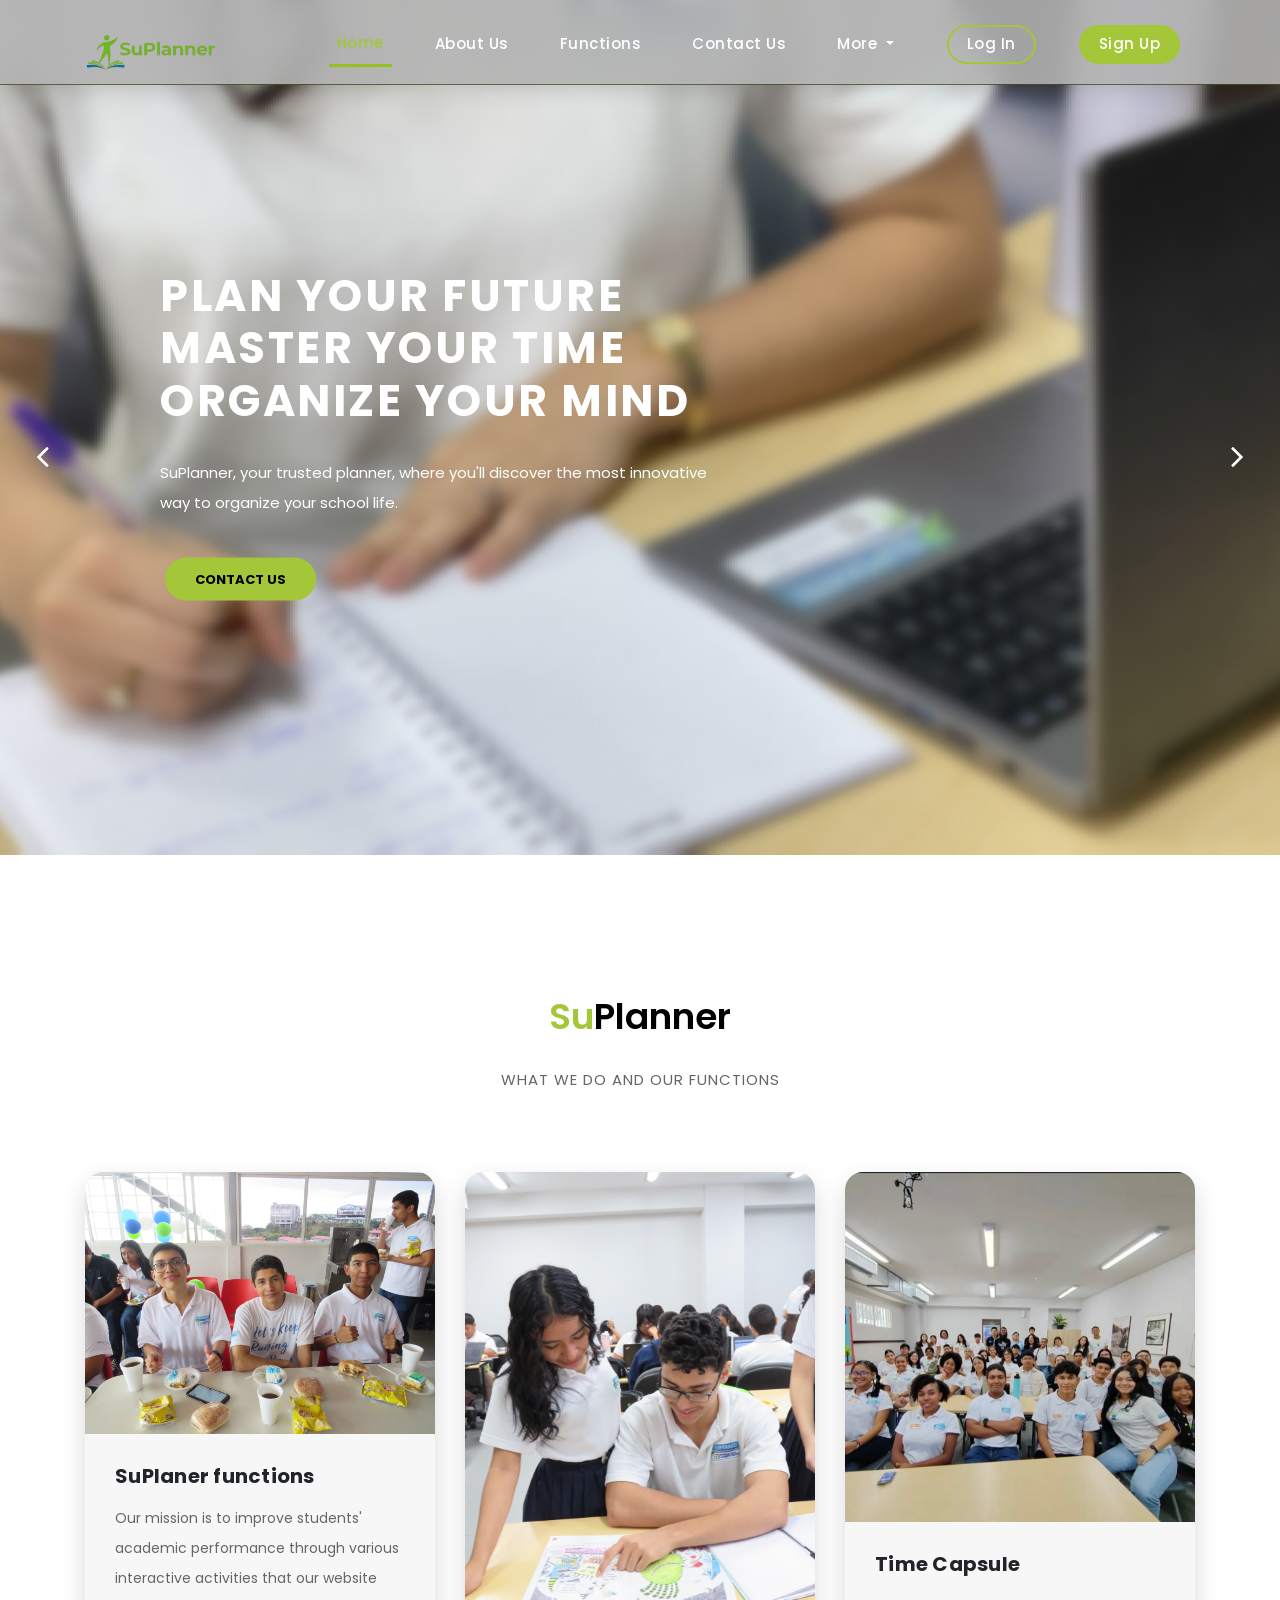
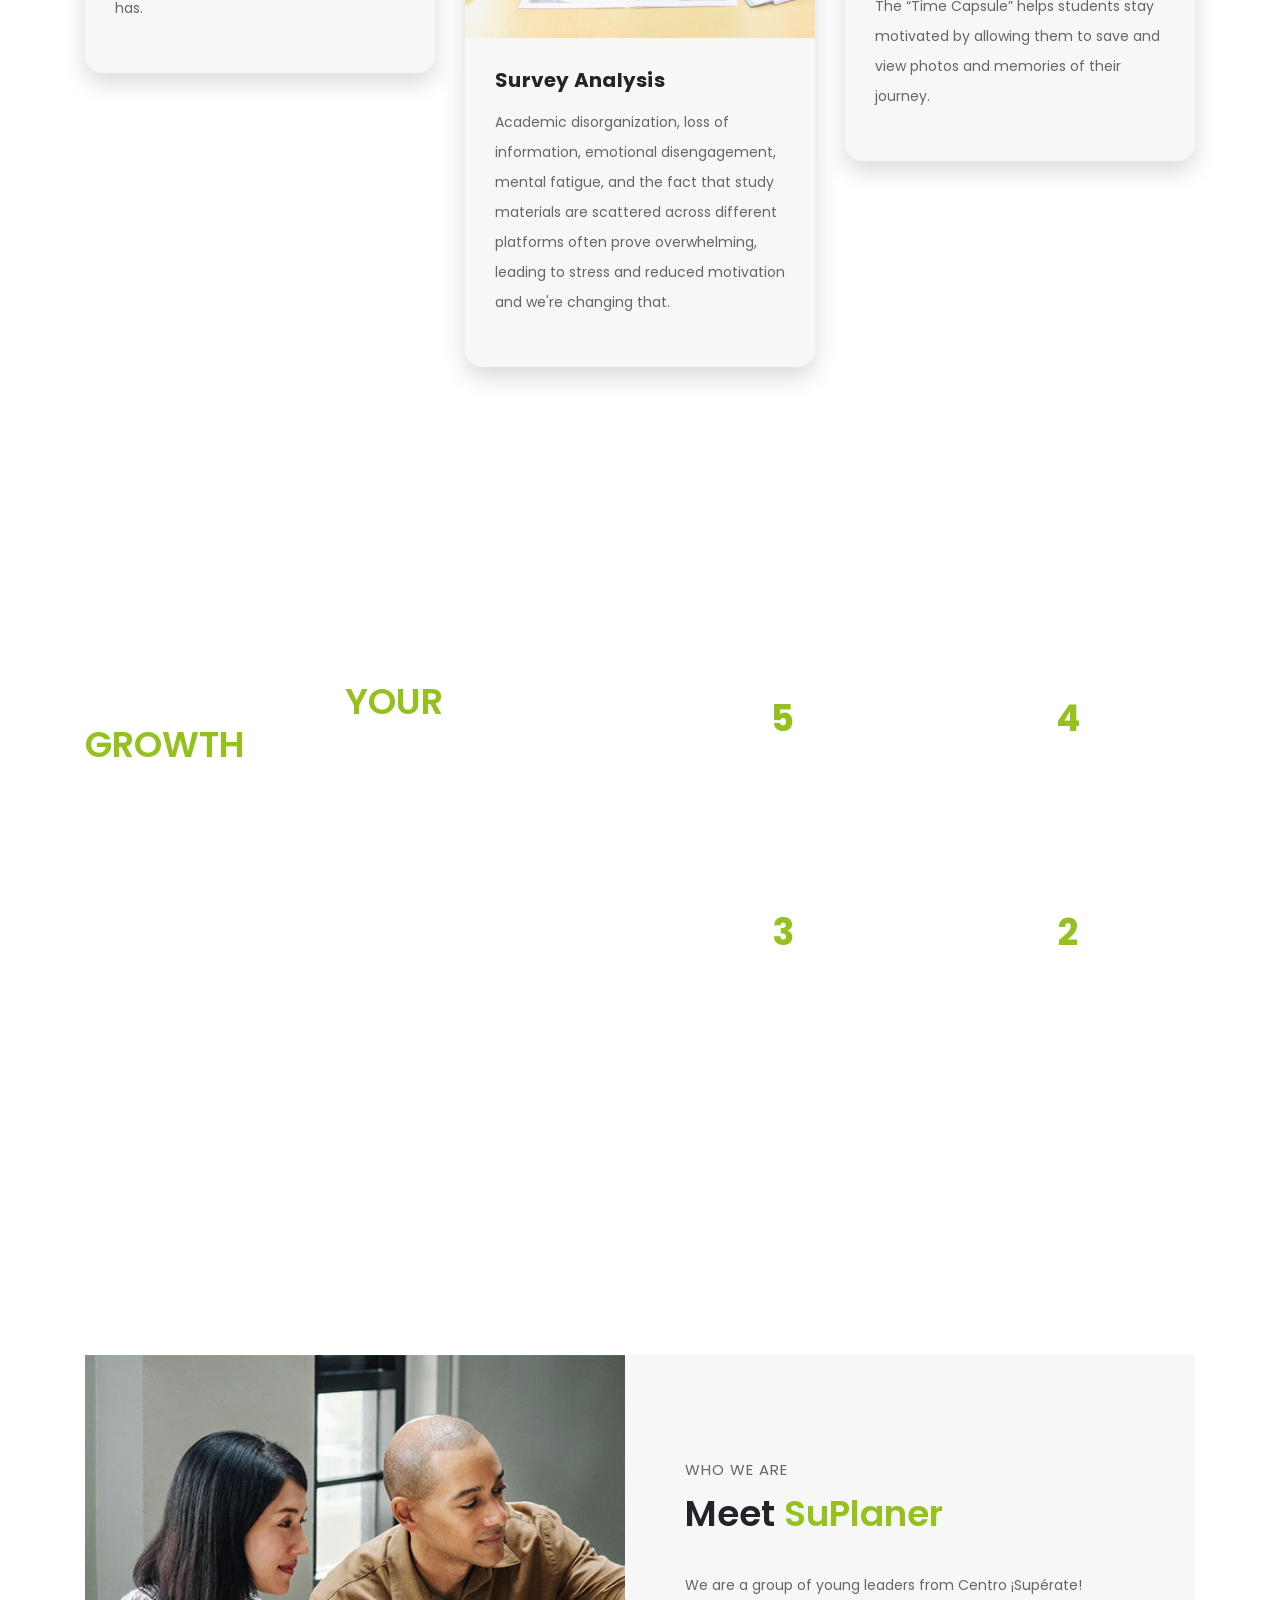
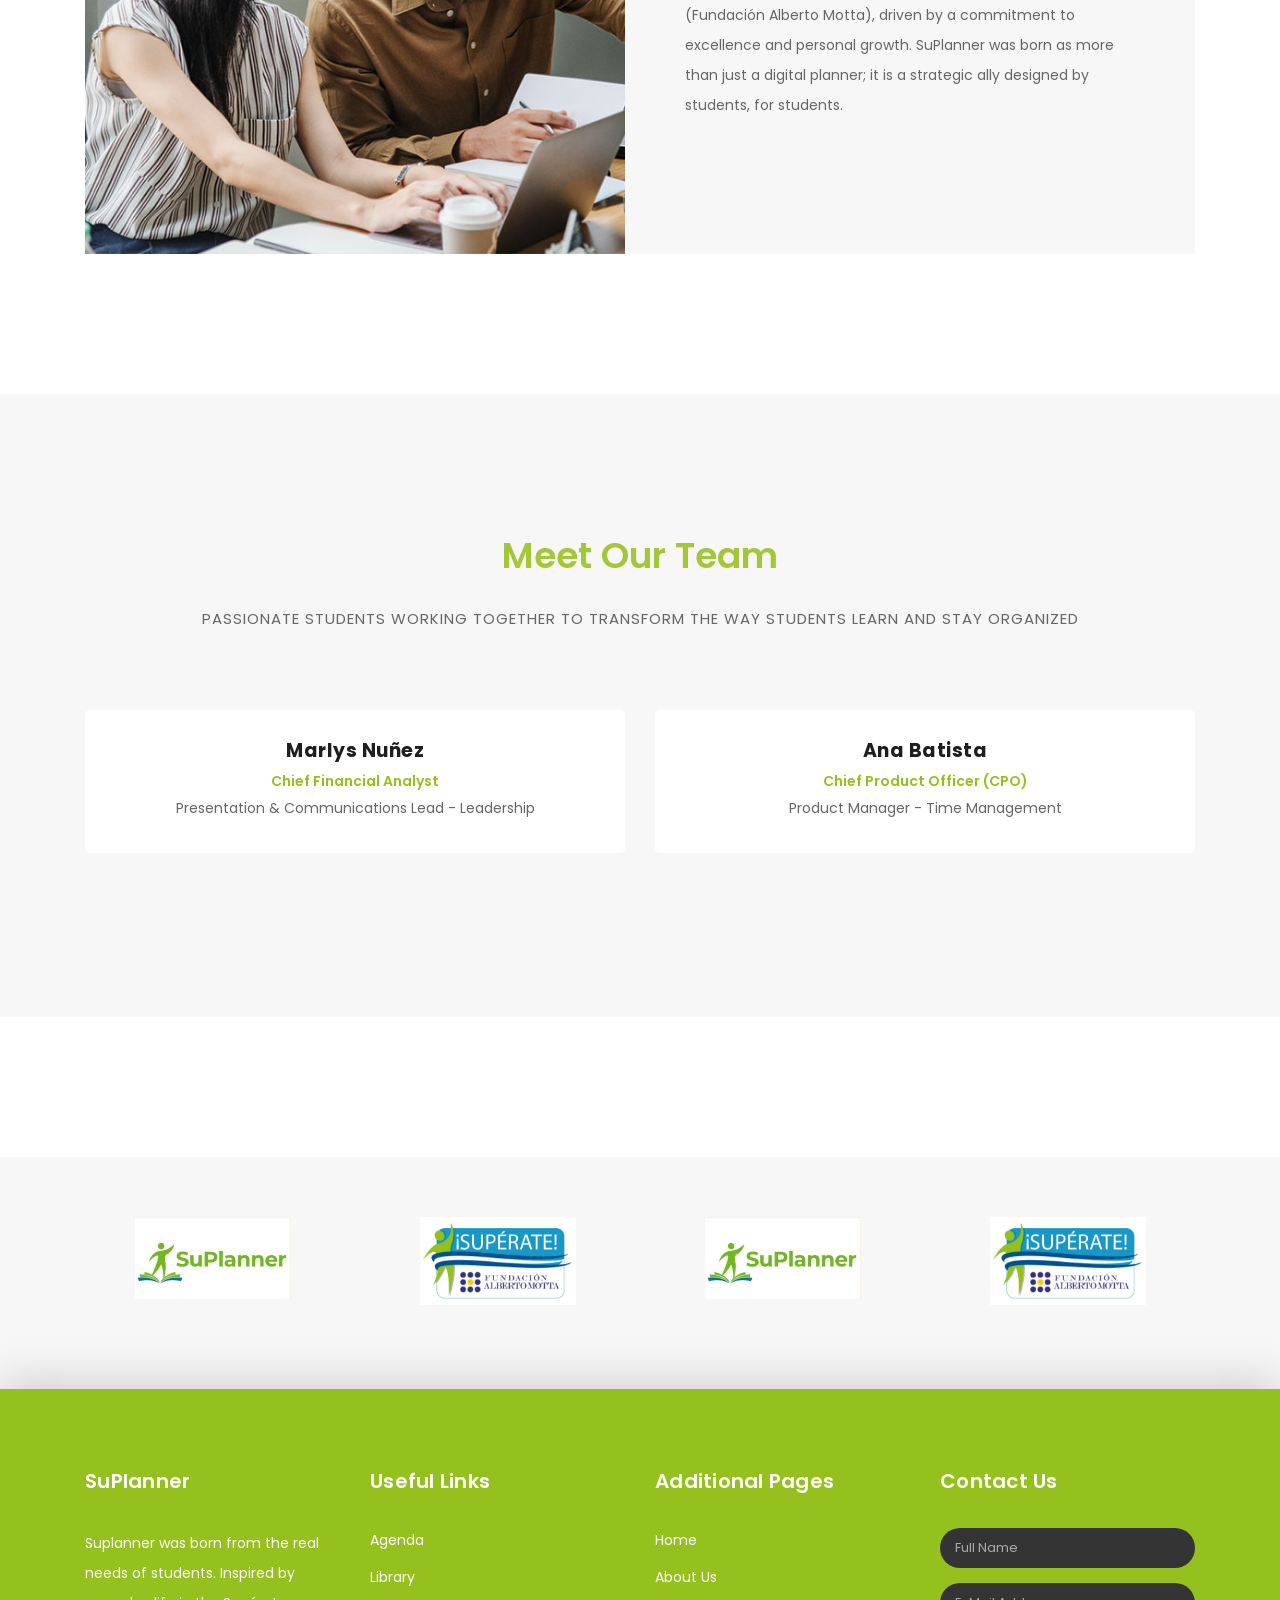
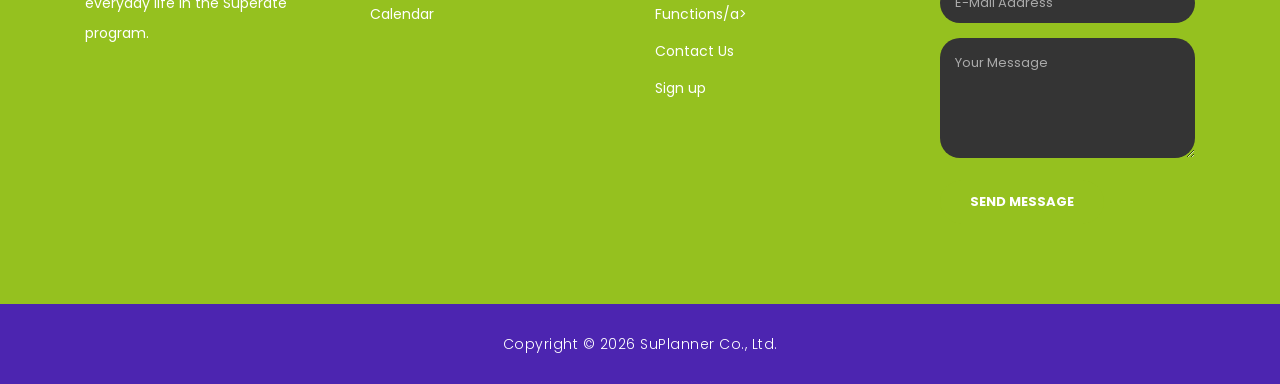
<file: index.html>
<!DOCTYPE html>
<html lang="en">

<head>
    <meta charset="utf-8">
    <meta name="viewport" content="width=device-width, initial-scale=1, shrink-to-fit=no">
    <meta name="description" content="SuPlanner - Plan your future, master your time, organize your mind.">
    <meta name="author" content="SuPlanner Team">
    <link href="https://fonts.googleapis.com/css?family=Poppins:100,200,300,400,500,600,700,800,900&display=swap" rel="stylesheet">

    <title>SuPlanner</title>

    <!-- Bootstrap core CSS -->
    <link href="vendor/bootstrap/css/bootstrap.min.css" rel="stylesheet">

    <!-- Additional CSS Files -->
    <link rel="stylesheet" href="assets/css/fontawesome.css">
    <link rel="stylesheet" href="assets/css/templatemo-finance-business.css">
    <link rel="stylesheet" href="assets/css/owl.css">
    
    <style>
     /* =========================================================
   HEADER PRINCIPAL - SUPLANNER
   ========================================================= */

header {
  position: absolute;
  width: 100%;
  height: 85px;
  background: rgba(0, 0, 0, 0.35);
  z-index: 100;
  transition: all 0.3s ease;
  border-bottom: 1px solid rgba(164, 198, 57, 0.25);
  box-shadow: 0 4px 20px rgba(0, 0, 0, 0.15);
}

/* Barra de navegación */
.navbar {
  padding: 10px 0;
  height: 100%;
}

/* =========================================================
   LOGO
   ========================================================= */

.navbar-brand {
  display: flex;
  align-items: center;
  padding-top: 0;
  padding-bottom: 0;
  margin-right: 35px;
  overflow: visible;
}

.navbar-brand img {
  height: 75px;
  max-height: 75px;
  width: auto;
  object-fit: contain;
  transition: all 0.3s ease;
}

/* Efecto al pasar el mouse sobre el logo */
.navbar-brand:hover img {
  transform: scale(1.05);
  filter: drop-shadow(0 0 8px rgba(164, 198, 57, 0.35));
}

/* =========================================================
   MENÚ PRINCIPAL
   ========================================================= */

.navbar-nav {
  align-items: center;
  gap: 5px;
}

      .navbar-nav .nav-item .nav-link {
        padding-top: 10px;
        padding-bottom: 10px;
        color: #fff !important;
        font-weight: 500;
      }

      .navbar-nav .nav-item .nav-link:hover,
      .navbar-nav .nav-item.active .nav-link {
        color: #a4c639 !important;
      }

      /* --- MENÚ HAMBURGUESA ESTÉTICO --- */
      .navbar-toggler {
        border: none;
        background: transparent;
        padding: 0;
        outline: none;
        box-shadow: none;
      }

.navbar-toggler:focus {
  outline: none;
  box-shadow: none;
}

.hamburger-icon {
  width: 30px;
  height: 22px;
  position: relative;
  display: flex;
  flex-direction: column;
  justify-content: space-between;
  cursor: pointer;
}

.hamburger-icon span {
  display: block;
  height: 3px;
  width: 100%;
  background-color: #ffffff;
  border-radius: 3px;
  transition: all 0.3s ease-in-out;
}

/* Animación al abrir */
.navbar-toggler[aria-expanded="true"] .hamburger-icon span:nth-child(1) {
  transform: translateY(9.5px) rotate(45deg);
  background-color: #a4c639;
}

.navbar-toggler[aria-expanded="true"] .hamburger-icon span:nth-child(2) {
  opacity: 0;
}

.navbar-toggler[aria-expanded="true"] .hamburger-icon span:nth-child(3) {
  transform: translateY(-9.5px) rotate(-45deg);
  background-color: #a4c639;
}

      /* Botones de Autenticación Navbar */
      .btn-nav-login {
        background-color: transparent;
        color: #fff !important;
        border: 2px solid #a4c639;
        border-radius: 20px;
        padding: 6px 18px !important;
        margin-left: 10px;
        transition: all 0.3s ease;
      }

      .btn-nav-login:hover {
        background-color: #a4c639;
        color: #fff !important;
      }

      .btn-nav-signup {
        background-color: #a4c639;
        color: #fff !important;
        border-radius: 20px;
        padding: 8px 20px !important;
        margin-left: 8px;
        transition: all 0.3s ease;
      }

      .btn-nav-signup:hover {
        background-color: #8fae2d;
        color: #fff !important;
      }

      /* Ajuste responsivo para móviles y tablets */
      @media (max-width: 991px) {
        header {
          height: 70px;
          background-color: #1e1e1e;
        }
        
        .navbar-brand img {
          height: 50px;
          max-height: 50px;
        }

  .navbar-collapse {
    background-color: #1e1e1e;
    padding: 20px;
    border-radius: 0 0 10px 10px;
    box-shadow: 0 10px 25px rgba(0, 0, 0, 0.4);
    margin-top: 10px;
  }

  .navbar-nav {
    gap: 0;
  }

  .navbar-nav .nav-item {
    width: 100%;
  }

  .navbar-nav .nav-item .nav-link {
    color: #ffffff !important;
    padding: 12px 15px;
    text-align: center;
  }

  .navbar-nav .nav-item .nav-link:hover {
    color: #a4c639 !important;
    transform: none;
  }

  .navbar-nav .nav-item .nav-link::after {
    display: none;
  }

  .btn-nav-login,
  .btn-nav-signup {
    margin-left: 0;
    margin-top: 10px;
    text-align: center;
    display: block;
  }
}

/* =========================================================
   FOOTER LOGO
   ========================================================= */

.footer-logo {
  height: 55px;
  width: auto;
  margin-bottom: 20px;
  display: block;
}
    </style>
</head>

<body>

    <!-- ***** Preloader Start ***** -->
    <div id="preloader">
        <div class="jumper">
            <div></div>
            <div></div>
            <div></div>
        </div>
    </div> 
    <!-- ***** Preloader End ***** -->
    <header>
      <nav class="navbar navbar-expand-lg">
        <div class="container">
          <a class="navbar-brand" href="index.html">
            <img src="logo2.png" alt="SuPlanner">
          </a>
          
          <button class="navbar-toggler" type="button" data-toggle="collapse" data-target="#navbarResponsive" aria-controls="navbarResponsive" aria-expanded="false" aria-label="Toggle navigation">
            <div class="hamburger-icon">
              <span></span>
              <span></span>
              <span></span>
            </div>
          </button>

          <div class="collapse navbar-collapse" id="navbarResponsive">
            <ul class="navbar-nav ml-auto">
              <li class="nav-item active">
                <a class="nav-link" href="#top">Home <span class="sr-only">(current)</span></a>
              </li>
              <li class="nav-item">
                <a class="nav-link" href="about.html">About Us</a>
              </li> 
              <li class="nav-item">
                <a class="nav-link" href="services.html">Functions</a>
              </li>                                 
              <li class="nav-item">
                <a class="nav-link" href="contact.html">Contact Us</a>
              </li>

              <li class="nav-item dropdown">
    <a class="nav-link dropdown-toggle" href="#" id="moreDropdown"
       role="button" data-toggle="dropdown" aria-haspopup="true"
       aria-expanded="false">
        More
    </a>

    <div class="dropdown-menu dropdown-menu-right" aria-labelledby="moreDropdown">
        <a class="dropdown-item" href="Calendario.html">
            <i class="fa fa-calendar"></i> Planner
        </a>

        <a class="dropdown-item" href="libreria.html">
            <i class="fa fa-bar-chart"></i> Library
        </a>
    </div>
</li>
              
              <!-- Botones Funcionales de Login y Sign Up -->
              <li class="nav-item">
                <a class="nav-link btn-nav-login" href="#" data-toggle="modal" data-target="#loginModal">Log In</a>
              </li>
              <li class="nav-item">
                <a class="nav-link btn-nav-signup" href="#" data-toggle="modal" data-target="#signupModal">Sign Up</a>
              </li>
            </ul>
          </div>
        </div>
      </nav>
    </header>

    <!-- Page Content -->
    <!-- Banner Starts Here -->
    <div class="main-banner header-text" id="top">
        <div class="Modern-Slider">
          <!-- Item -->
          <div class="item item-1">
            <div class="img-fill">
                <div class="text-content">
                  <h6></h6>
                  <h4>Plan your future <br> Master your time <br> Organize your mind</h4>
                  <p>SuPlanner, your trusted planner, where you'll discover the most innovative way to organize your school life.</p>
                  <a href="contact.html" class="filled-button">contact us</a>
                </div>
            </div>
          </div>
          <!-- Item -->
          <div class="item item-2">
            <div class="img-fill">
                <div class="text-content">
                  <h6>we are here to support you</h6>
                  <h4>DESIGNED FOR <br>YOUR GROWTH</h4>
                  <p>SuPlanner empowers students to organize their time, track their progress, and build a balanced academic life with clarity and confidence.</p>
                  <a href="services.html" class="filled-button">our functions</a>
                </div>
            </div>
          </div>
          <!-- Item -->
          <div class="item item-3">
            <div class="img-fill">
                <div class="text-content">
                  <h6>we have a solid background</h6>
                  <h4>YOUR JOURNEY <br> MATTERS</h4>
                  <p>Track your progress, save your memories, and see how much you've grown over time.</p>
                  <a href="about.html" class="filled-button">learn more</a>
                </div>
            </div>
          </div>
        </div>
    </div>
    <!-- Banner Ends Here -->


    <div class="services">
      <div class="container">
        <div class="row">
          <div class="col-md-12">
            <div class="section-heading">
              <h2>Su<em>Planner</em></h2>
              <span>What We Do and Our Functions</span>
            </div>
          </div>
          <div class="col-md-4">
            <div class="service-item">
               <img src="assets/images/fotos.JPG" alt="">
              <div class="down-content">
                <h4>SuPlaner functions</h4>
                <p>Our mission is to improve students' academic performance through various interactive activities that our website has.</p>
              
              </div>
            </div>
          </div>
          <div class="col-md-4">
            <div class="service-item">
              <img src="assets/images/YelenisCarlos.JPG" alt="">
              <div class="down-content">
                <h4>Survey Analysis</h4>
                <p>Academic disorganization, loss of information, emotional disengagement, mental fatigue, and the fact that study materials are scattered across different platforms often prove overwhelming, leading to stress and reduced motivation and we're changing that.</p>
                
              </div>
            </div>
          </div>
          <div class="col-md-4">
            <div class="service-item">
              <img src="assets/images/Senior.jpg" alt="">
              <div class="down-content">
                <h4>Time Capsule</h4>
                <p>The “Time Capsule” helps students stay motivated by allowing them to save and view photos and memories of their journey.</p>
                
              </div>
            </div>
          </div>
        </div>
      </div>
    </div>

    <div class="fun-facts">
      <div class="container">
        <div class="row">
          <div class="col-md-6">
            <div class="left-content">
              <span>Your study in order, your mind at ease.</span>
              <h2>DESIGNED FOR <em>YOUR GROWTH</em></h2>
              <p>Manage your schedule, notes, resources, and more, without switching between multiple tools. A clean and intuitive design that makes planning your academic life effortless.
              <br><br>Suplanner helps you stay organized while also taking care of your mental and emotional well-being.</p>
            
            </div>
          </div>
          <div class="col-md-6 align-self-center">
            <div class="row">
              <div class="col-md-6">
                <div class="count-area-content">
                  <div class="count-digit">32</div>
                  <div class="count-title">Balance study Life</div>
                </div>
              </div>
              <div class="col-md-6">
                <div class="count-area-content">
                  <div class="count-digit">28</div>
                  <div class="count-title">Academic Organization</div>
                </div>
              </div>
              <div class="col-md-6">
                <div class="count-area-content">
                  <div class="count-digit">17</div>
                  <div class="count-title">Personal Motivation</div>
                </div>
              </div>
              <div class="col-md-6">
                <div class="count-area-content">
                  <div class="count-digit">14</div>
                  <div class="count-title">Everything Equally</div>
                </div>
              </div>
            </div>
          </div>
        </div>
      </div>
    </div>

    <div class="more-info">
      <div class="container">
        <div class="row">
          <div class="col-md-12">
            <div class="more-info-content">
              <div class="row">
                <div class="col-md-6">
                  <div class="left-image">
                    <img src="assets/images/more-info.jpg" alt="">
                  </div>
                </div>
                <div class="col-md-6 align-self-center">
                  <div class="right-content">
                    <span>Who we are</span>
                    <h2>Meet  <em>SuPlaner</em></h2>
                    <p>We are a group of young leaders from Centro ¡Supérate! (Fundación Alberto Motta), driven by a commitment to excellence and personal growth. SuPlanner was born as more than just a digital planner; it is a strategic ally designed by students, for students.</p>
                    
                  </div>
                </div>
              </div>
            </div>
          </div>
        </div>
      </div>
    </div>

    <div class="testimonials">
      <div class="container">
        <div class="row">
          <div class="col-md-12">
            <div class="section-heading">
              <h2>Meet Our Team</h2>
              <span>Passionate students working together to transform the way students learn and stay organized</span>
            </div>
          </div>
          <div class="col-md-12">
            <div class="owl-testimonials owl-carousel">
              <div class="testimonial-item">
                <div class="inner-content">
                  <h4>Marlys Nuñez</h4>
                  <span>Chief Financial Analyst</span>
                  <p> Presentation & Communications Lead - Leadership</p>
                </div>
               
              </div>
              <div class="testimonial-item">
                <div class="inner-content">
                  <h4>Ana Batista</h4>
                  <span>Chief Product Officer (CPO)</span>
                  <p> Product Manager - Time Management</p>
                </div>
                
              </div>
              <div class="testimonial-item">
                <div class="inner-content">
                  <h4>Ariadne Gonzalez</h4>
                  <span> UI/UX Designer</span>
                  <p>Research & Data Analyst - Adaptability</p>
                </div>

                       
              </div>
              <div class="testimonial-item">
                <div class="inner-content">
                  <h4>Kenneth Rodríguez</h4>
                  <span>Research & Data Analyst</span>
                  <p>Graphic Designer - Responsibility</p>
                </div>

                  </div>
              <div class="testimonial-item">
                <div class="inner-content">
                  <h4>Carlos Pinto</h4>
                  <span>Chief Technology Officer (CTO)</span>
                  <p> Technical Project Lead - Problem-Solving</p>
                </div>
            
              </div>
              <div class="testimonial-item">
                <div class="inner-content">
                  <h4>Dileydis Aguilar</h4>
                  <span>Chief Technology Officer (CTO)</span>
                  <p> Graphic Designer - Creativity</p>
                </div>
             
              </div>
            </div>
          </div>
        </div>
      </div>
    </div>

   

    <div class="partners">
      <div class="container">
        <div class="row">
          <div class="col-md-12">
            <div class="owl-partners owl-carousel">
              <div class="partner-item">
                <img src="assets/images/logo.jpg" title="1" alt="1">
              </div>
              <div class="partner-item">
                <img src="assets/images/logo1.jpg" title="2" alt="2">
              </div>
              <div class="partner-item">
                <img src="assets/images/logo.jpg" title="3" alt="3">
              </div>
              <div class="partner-item">
                <img src="assets/images/logo1.jpg" title="4" alt="4">
              </div>
              <div class="partner-item">
                <img src="assets/images/logo.jpg" title="5" alt="5">
              </div>
            </div>
          </div>
        </div>
      </div>
    </div>

    <!-- Footer Starts Here -->
    <footer>
      <div class="container">
        <div class="row">
          <div class="col-md-3 footer-item">
            <h4>SuPlanner</h4> 
            <p>Suplanner was born from the real needs of students. Inspired by everyday life in the Supérate program.</p>
         
          </div>
          <div class="col-md-3 footer-item">
            <h4>Useful Links</h4>
            <ul class="menu-list">
              <li><a href="#">Agenda</a></li>
              <li><a href="#">Library</a></li>
              <li><a href="#">Calendar</a></li>
            </ul>
          </div>
          <div class="col-md-3 footer-item">
            <h4>Additional Pages</h4>
            <ul class="menu-list">
              <li><a href="#">Home</a></li>
              <li><a href="#">About Us</a></li>
              <li><a href="#">Functions/a></li>
              <li><a href="#">Contact Us</a></li>
              <li><a href="#">Sign up</a></li>
            </ul>
          </div>
          <div class="col-md-3 footer-item last-item">
            <h4>Contact Us</h4>
            <div class="contact-form">
              <form action="" method="post">
                <div class="row">
                  <div class="col-lg-12 col-md-12 col-sm-12">
                    <fieldset>
                      <input name="name" type="text" class="form-control" placeholder="Full Name" required="">
                    </fieldset>
                  </div>
                  <div class="col-lg-12 col-md-12 col-sm-12">
                    <fieldset>
                      <input name="email" type="text" class="form-control" pattern="[^ @]*@[^ @]*" placeholder="E-Mail Address" required="">
                    </fieldset>
                  </div>
                  <div class="col-lg-12">
                    <fieldset>
                      <textarea name="message" rows="6" class="form-control" placeholder="Your Message" required=""></textarea>
                    </fieldset>
                  </div>
                  <div class="col-lg-12">
                    <fieldset>
                      <button type="submit" class="filled-button">Send Message</button>
                    </fieldset>
                  </div>
                </div>
              </form>
            </div>
          </div>
        </div>
      </div>
    </footer>
    
    <div class="sub-footer">
      <div class="container">
        <div class="row">
          <div class="col-md-12">
            <p>Copyright &copy; 2026 SuPlanner Co., Ltd.</p>
          </div>
        </div>
      </div>
    </div>

    <!-- Login Modal Integration -->
    <div class="modal fade" id="loginModal" tabindex="-1" role="dialog" aria-labelledby="loginModalLabel" aria-hidden="true">
      <div class="modal-dialog modal-dialog-centered" role="document">
        <div class="modal-content" style="background-color: #232323; border: none; border-radius: 5px;">
          <div class="modal-header" style="border-bottom: 1px solid #333;">
            <h5 class="modal-title" id="loginModalLabel" style="color: #fff;">SuPlanner <em style="color: #a4c639; font-style: normal;">Login</em></h5>
            <button type="button" class="close" data-dismiss="modal" aria-label="Close" style="color: #fff;">
              <span aria-hidden="true">&times;</span>
            </button>
          </div>
          <div class="modal-body" style="padding: 30px;">
            <form action="" method="post">
              <div class="row">
                <div class="col-lg-12" style="margin-bottom: 20px;">
                  <fieldset>
                    <input name="login-email" type="email" class="form-control" placeholder="E-Mail Address" required="" style="background-color: #1e1e1e; color: #fff; border: 1px solid #333;">
                  </fieldset>
                </div>
                <div class="col-lg-12" style="margin-bottom: 20px;">
                  <fieldset>
                    <input name="login-password" type="password" class="form-control" placeholder="Password" required="" style="background-color: #1e1e1e; color: #fff; border: 1px solid #333;">
                  </fieldset>
                </div>
                <div class="col-lg-12">
                  <fieldset>
                    <button type="submit" class="filled-button" style="width: 100%;">Sign In</button>
                  </fieldset>
                </div>
              </div>
            </form>
          </div>
        </div>
      </div>
    </div>

    <!-- Sign Up Modal Integration -->
    <div class="modal fade" id="signupModal" tabindex="-1" role="dialog" aria-labelledby="signupModalLabel" aria-hidden="true">
      <div class="modal-dialog modal-dialog-centered" role="document">
        <div class="modal-content" style="background-color: #232323; border: none; border-radius: 5px;">
          <div class="modal-header" style="border-bottom: 1px solid #333;">
            <h5 class="modal-title" id="signupModalLabel" style="color: #fff;">SuPlanner <em style="color: #a4c639; font-style: normal;">Sign Up</em></h5>
            <button type="button" class="close" data-dismiss="modal" aria-label="Close" style="color: #fff;">
              <span aria-hidden="true">&times;</span>
            </button>
          </div>
          <div class="modal-body" style="padding: 30px;">
            <form action="" method="post">
              <div class="row">
                <div class="col-lg-12" style="margin-bottom: 20px;">
                  <fieldset>
                    <input name="signup-name" type="text" class="form-control" placeholder="Full Name" required="" style="background-color: #1e1e1e; color: #fff; border: 1px solid #333;">
                  </fieldset>
                </div>
                <div class="col-lg-12" style="margin-bottom: 20px;">
                  <fieldset>
                    <input name="signup-email" type="email" class="form-control" placeholder="E-Mail Address" required="" style="background-color: #1e1e1e; color: #fff; border: 1px solid #333;">
                  </fieldset>
                </div>
                <div class="col-lg-12" style="margin-bottom: 20px;">
                  <fieldset>
                    <input name="signup-password" type="password" class="form-control" placeholder="Password" required="" style="background-color: #1e1e1e; color: #fff; border: 1px solid #333;">
                  </fieldset>
                </div>
                <div class="col-lg-12">
                  <fieldset>
                    <button type="submit" class="filled-button" style="width: 100%;">Create Account</button>
                  </fieldset>
                </div>
              </div>
            </form>
          </div>
        </div>
      </div>
    </div>

    <!-- Bootstrap core JavaScript -->
    <script src="vendor/jquery/jquery.min.js"></script>
    <script src="vendor/bootstrap/js/bootstrap.bundle.min.js"></script>

    <!-- Additional Scripts -->
    <script src="assets/js/custom.js"></script>
    <script src="assets/js/owl.js"></script>
    <script src="assets/js/slick.js"></script>
    <script src="assets/js/accordions.js"></script>

</body>
</html>
</file>
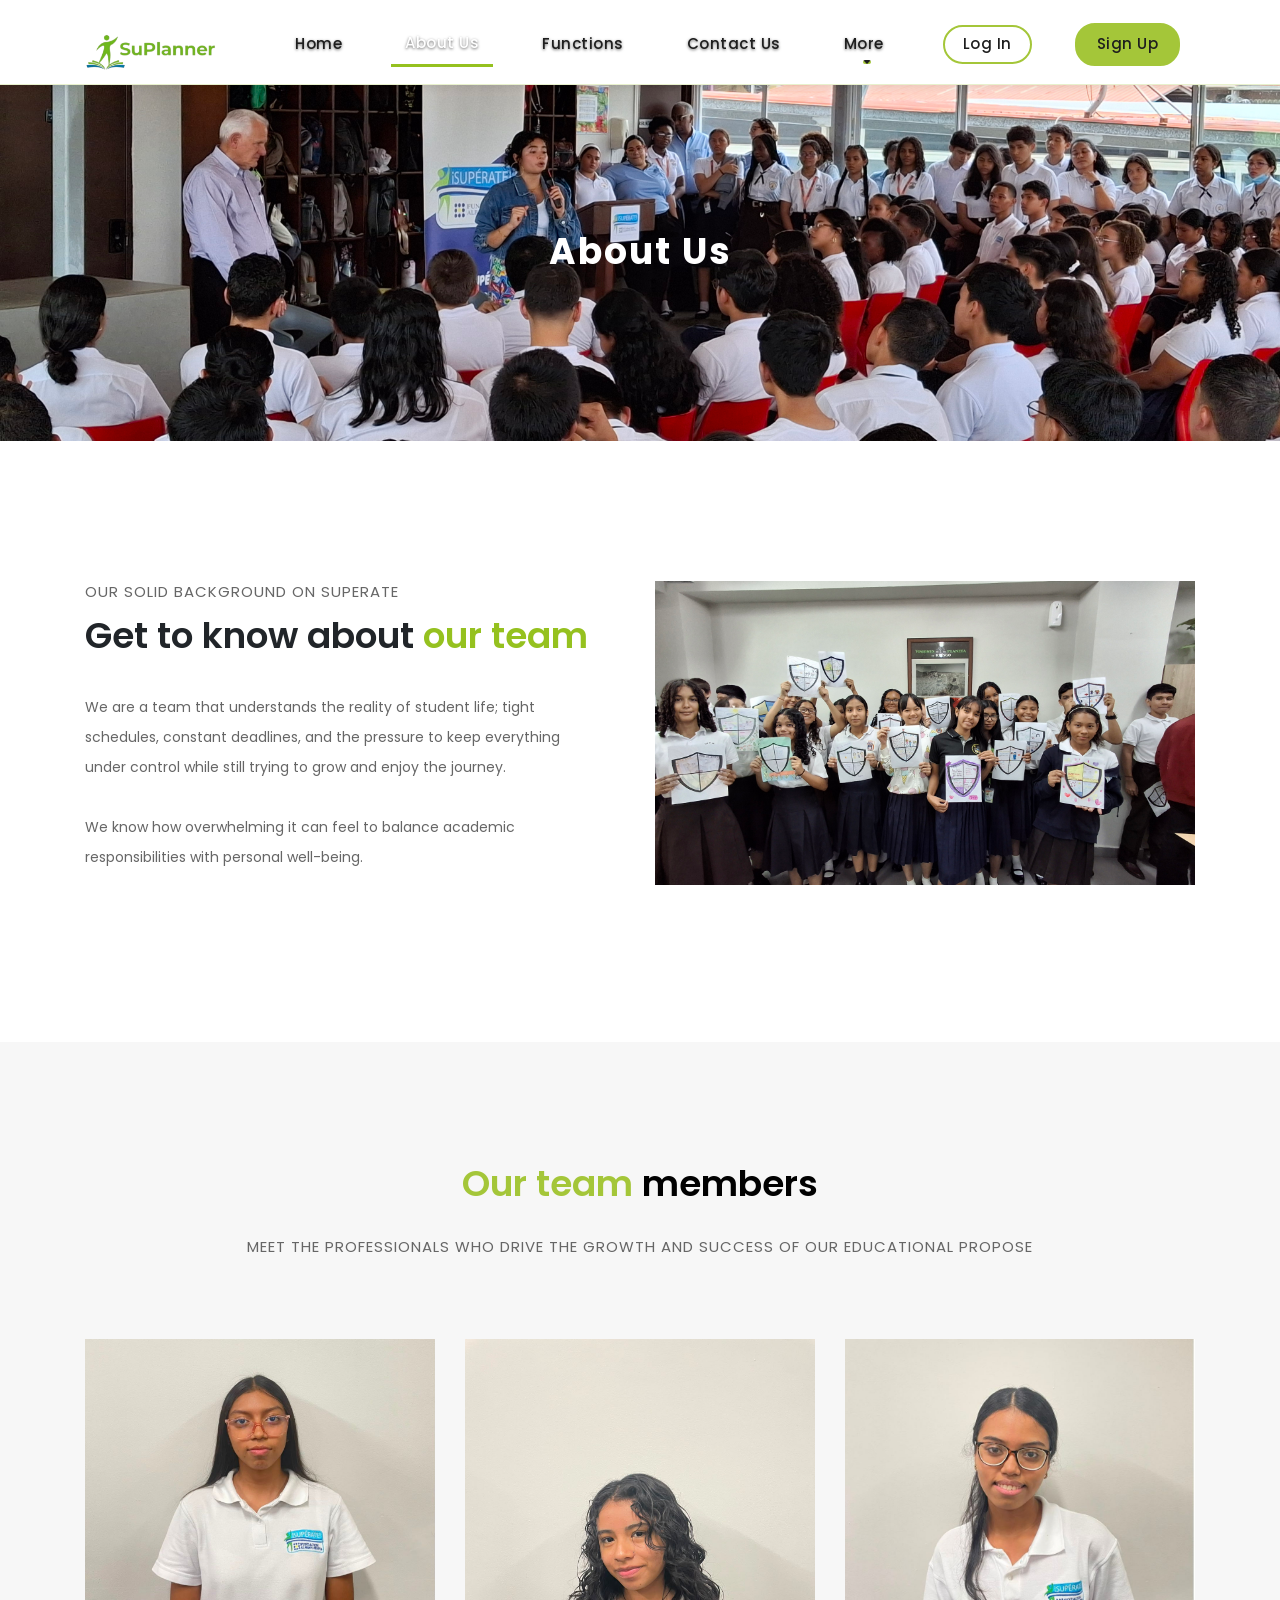
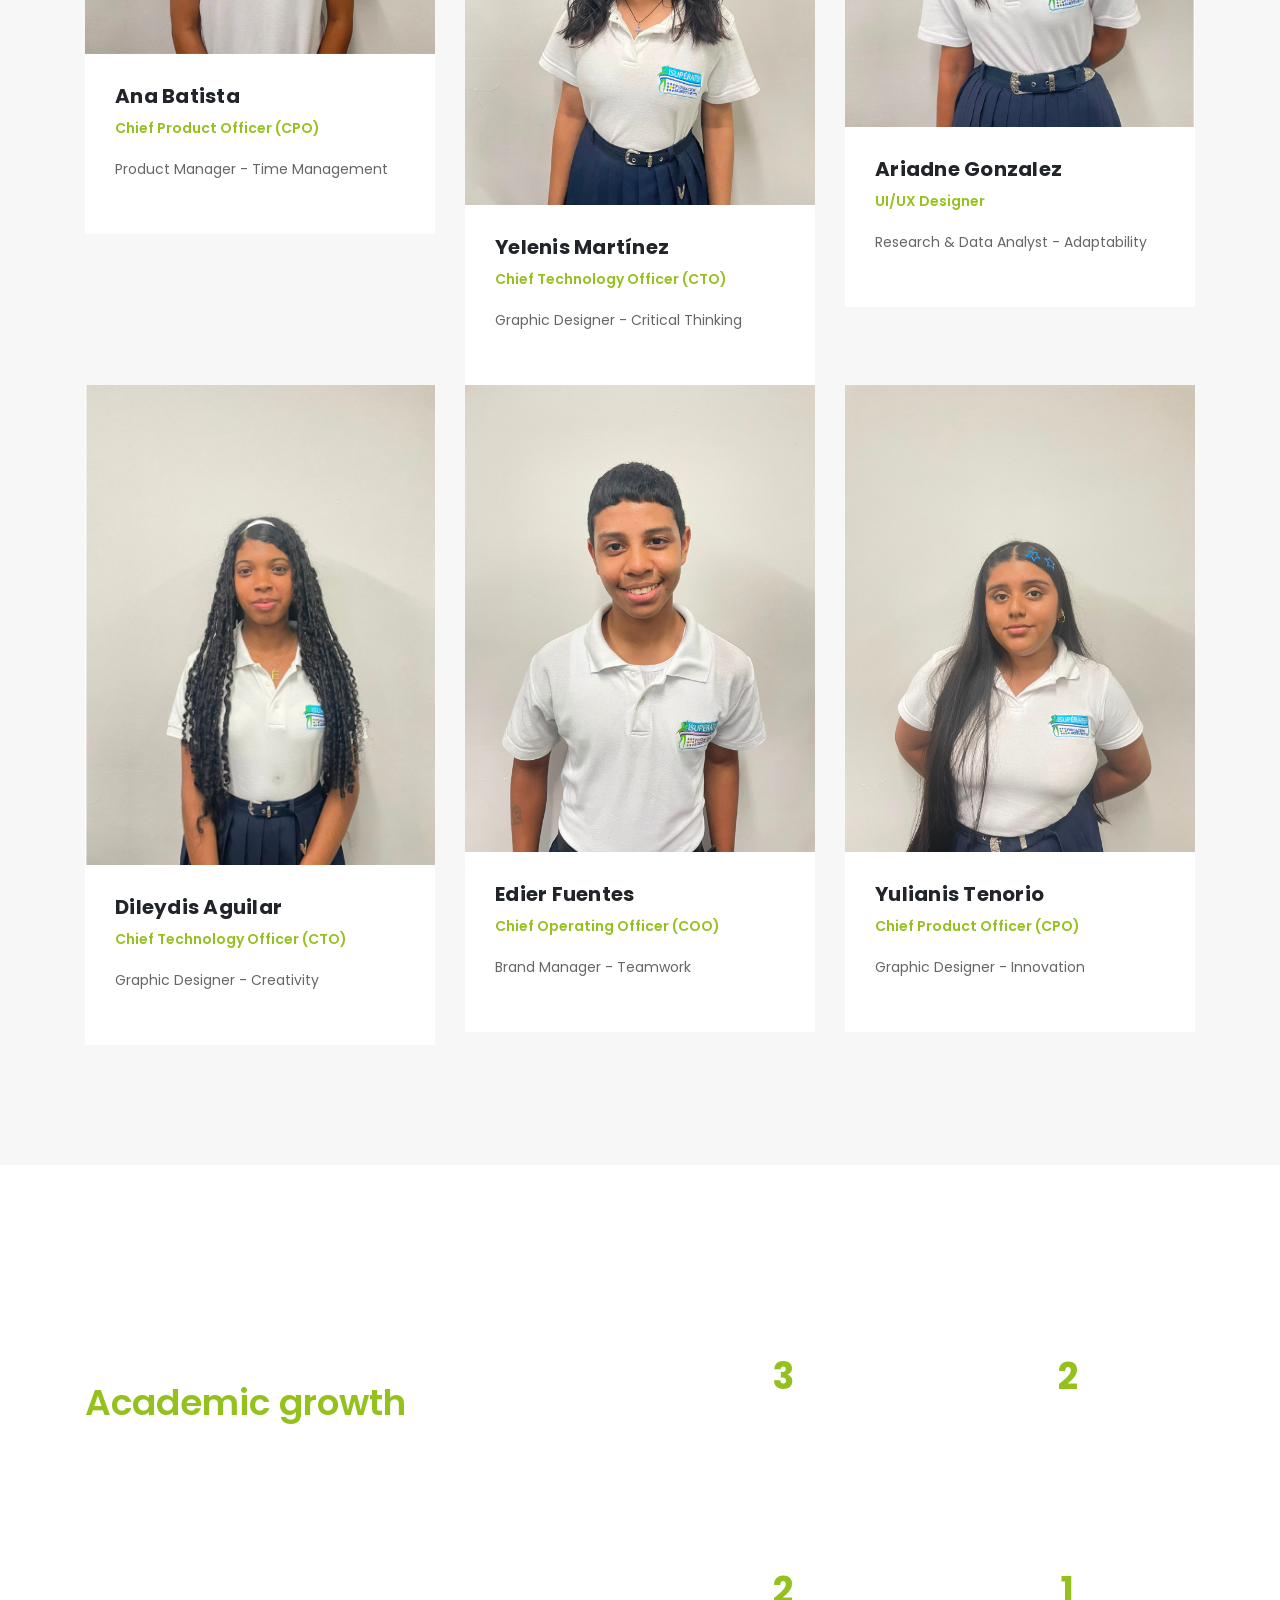
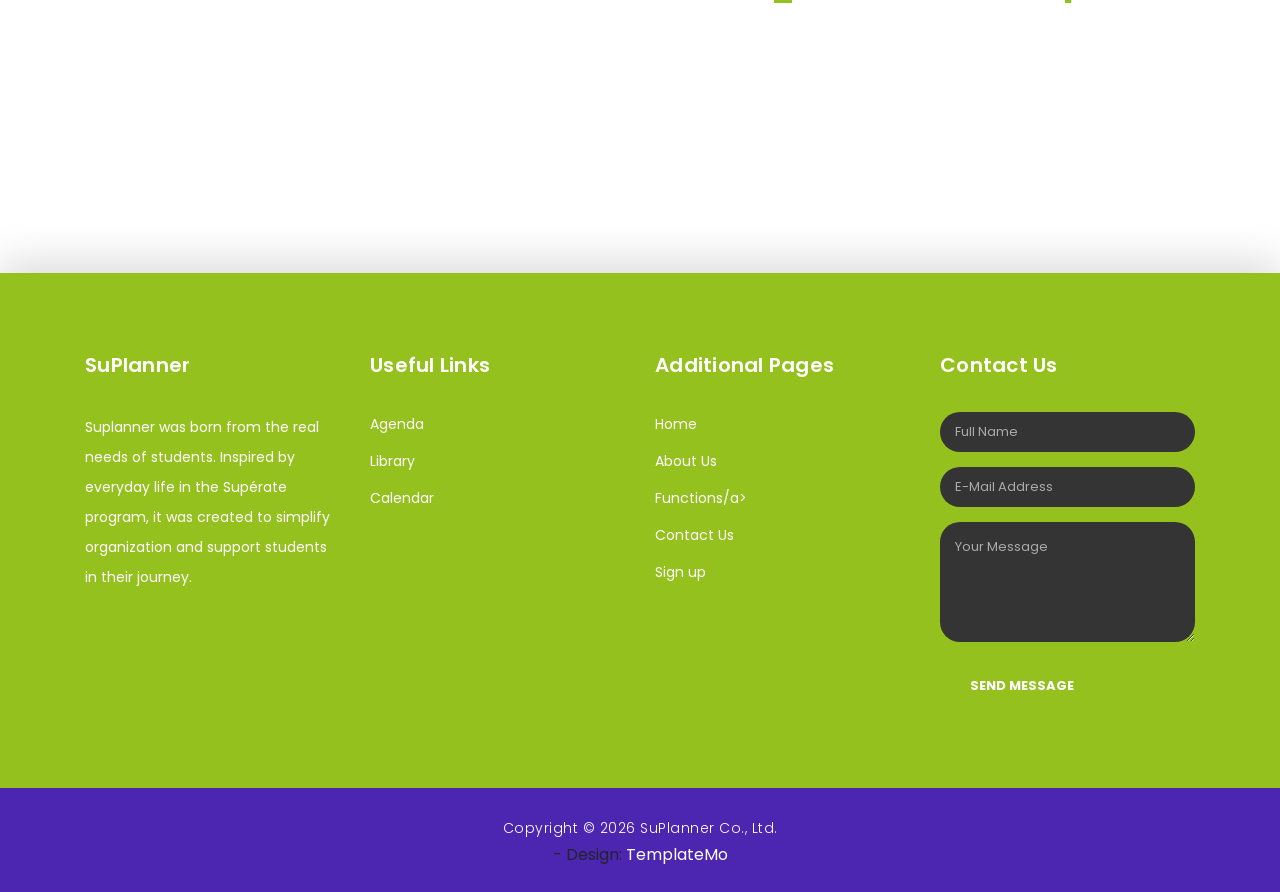
<file: about.html>
<!DOCTYPE html>
<html lang="en">

  <head>

    <meta charset="utf-8">
    <meta name="viewport" content="width=device-width, initial-scale=1, shrink-to-fit=no">
    <meta name="description" content="">
    <meta name="author" content="TemplateMo">
    <link href="https://fonts.googleapis.com/css?family=Poppins:100,200,300,400,500,600,700,800,900&display=swap" rel="stylesheet">

    <title>SuPlanner - About Us</title>

    <!-- Bootstrap core CSS -->
    <link href="vendor/bootstrap/css/bootstrap.min.css" rel="stylesheet">

    <!-- Additional CSS Files -->
    <link rel="stylesheet" href="assets/css/fontawesome.css">
    <link rel="stylesheet" href="assets/css/templatemo-finance-business.css">
    <link rel="stylesheet" href="assets/css/owl.css">
<!--

Finance Business TemplateMo

https://templatemo.com/tm-545-finance-business

-->

<style>
 /* =========================================================
   HEADER PRINCIPAL - SUPLANNER
   ========================================================= */

header {
  position: absolute;
  width: 100%;
  height: 85px;
  background: rgba(0, 0, 0, 0.35);
  z-index: 100;
  transition: all 0.3s ease;
  border-bottom: 1px solid rgba(164, 198, 57, 0.25);
  box-shadow: 0 4px 20px rgba(0, 0, 0, 0.15);
}

/* Barra de navegación */
.navbar {
  padding: 10px 0;
  height: 100%;
}

/* =========================================================
   LOGO
   ========================================================= */

.navbar-brand {
  display: flex;
  align-items: center;
  padding-top: 0;
  padding-bottom: 0;
  margin-right: 35px;
  overflow: visible;
}

.navbar-brand img {
  height: 75px;
  max-height: 75px;
  width: auto;
  object-fit: contain;
  transition: all 0.3s ease;
}

/* Efecto al pasar el mouse sobre el logo */
.navbar-brand:hover img {
  transform: scale(1.05);
  filter: drop-shadow(0 0 8px rgba(164, 198, 57, 0.35));
}

/* =========================================================
   MENÚ PRINCIPAL
   ========================================================= */

.navbar-nav {
  align-items: center;
  gap: 5px;
}

.navbar-nav .nav-item .nav-link {
  position: relative;
  padding: 10px 14px;
  color: #ffffff !important;
  font-weight: 500;
  font-size: 14px;
  letter-spacing: 0.3px;
  text-decoration: none;
  transition: all 0.3s ease;
  text-shadow: 0 1px 3px rgba(0, 0, 0, 0.6);
}

/* Línea verde debajo del enlace */
.navbar-nav .nav-item .nav-link:not(.btn-nav-login):not(.btn-nav-signup)::after {
  content: "";
  position: absolute;
  left: 50%;
  bottom: 2px;
  width: 0;
  height: 2px;
  background-color: #a4c639;
  border-radius: 2px;
  transform: translateX(-50%);
  transition: width 0.3s ease;
}

/* Hover de los enlaces */
.navbar-nav .nav-item .nav-link:hover {
  color: #ffffff !important;
  transform: translateY(-2px);
  text-shadow: 0 0 8px rgba(255, 255, 255, 0.35);
}

/* Línea al pasar el mouse */
.navbar-nav .nav-item .nav-link:hover::after {
  width: 65%;
}

/* Página activa */
.navbar-nav .nav-item.active .nav-link {
  color: #ffffff !important;
}

.navbar-nav .nav-item.active .nav-link::after {
  width: 65%;
}

/* =========================================================
   BOTÓN LOGIN
   ========================================================= */

.btn-nav-login {
  background: rgba(0, 0, 0, 0.15);
  color: #ffffff !important;
  border: 2px solid #a4c639;
  border-radius: 25px;
  padding: 7px 20px !important;
  margin-left: 12px;
  transition: all 0.3s ease;
  text-shadow: none !important;
}

/* Quitar línea inferior del botón */
.btn-nav-login::after {
  display: none !important;
}

.btn-nav-login:hover {
  background-color: #a4c639;
  color: #ffffff !important;
  border-color: #a4c639;
  transform: translateY(-2px) !important;
  box-shadow: 0 5px 15px rgba(164, 198, 57, 0.3);
}

/* =========================================================
   BOTÓN SIGN UP
   ========================================================= */

.btn-nav-signup {
  background-color: #a4c639;
  color: #ffffff !important;
  border: 2px solid #a4c639;
  border-radius: 25px;
  padding: 7px 20px !important;
  margin-left: 8px;
  transition: all 0.3s ease;
  text-shadow: none !important;
}

/* Quitar línea inferior del botón */
.btn-nav-signup::after {
  display: none !important;
}

.btn-nav-signup:hover {
  background-color: #8fae2d;
  border-color: #8fae2d;
  color: #ffffff !important;
  transform: translateY(-2px) !important;
  box-shadow: 0 5px 15px rgba(164, 198, 57, 0.4);
}

/* =========================================================
   MENÚ HAMBURGUESA
   ========================================================= */

.navbar-toggler {
  border: none;
  background: transparent;
  padding: 0;
  outline: none !important;
  box-shadow: none !important;
}

.navbar-toggler:focus {
  outline: none;
  box-shadow: none;
}

.hamburger-icon {
  width: 30px;
  height: 22px;
  position: relative;
  display: flex;
  flex-direction: column;
  justify-content: space-between;
  cursor: pointer;
}

.hamburger-icon span {
  display: block;
  height: 3px;
  width: 100%;
  background-color: #ffffff;
  border-radius: 3px;
  transition: all 0.3s ease-in-out;
}

/* Animación al abrir */
.navbar-toggler[aria-expanded="true"] .hamburger-icon span:nth-child(1) {
  transform: translateY(9.5px) rotate(45deg);
  background-color: #a4c639;
}

.navbar-toggler[aria-expanded="true"] .hamburger-icon span:nth-child(2) {
  opacity: 0;
}

.navbar-toggler[aria-expanded="true"] .hamburger-icon span:nth-child(3) {
  transform: translateY(-9.5px) rotate(-45deg);
  background-color: #a4c639;
}

      /* Botones de Autenticación Navbar */
      .btn-nav-login {
        background-color: transparent;
        color: #fff !important;
        border: 2px solid #a4c639;
        border-radius: 20px;
        padding: 6px 18px !important;
        margin-left: 10px;
        transition: all 0.3s ease;
      }

      .btn-nav-login:hover {
        background-color: #a4c639;
        color: #fff !important;
      }

      .btn-nav-signup {
        background-color: #a4c639;
        color: #fff !important;
        border-radius: 20px;
        padding: 8px 20px !important;
        margin-left: 8px;
        transition: all 0.3s ease;
      }

      .btn-nav-signup:hover {
        background-color: #8fae2d;
        color: #fff !important;
      }

  /* Ajuste responsivo para teléfonos y tablets */
  @media (max-width: 991px) {
    header {
      height: 70px;
    }
    
    .navbar-brand img {
      height: 50px;         /* Tamaño adaptado para pantallas móviles */
      max-height: 50px;
    }
  }

  /* --- LOGO EN EL PIE DE PÁGINA (FOOTER) --- */
  .footer-logo {
    height: 55px;
    width: auto;
    margin-bottom: 20px;
    display: block;
  }
  </style>
  
  </head>

  <body>

    <!-- ***** Preloader Start ***** -->
    <div id="preloader">
        <div class="jumper">
            <div></div>
            <div></div>
            <div></div>
        </div>
    </div>  
    <!-- ***** Preloader End ***** -->

    
    <header class="">
      <nav class="navbar navbar-expand-lg">
        <div class="container">
          <a class="navbar-brand" href="index.html">

          <img src="logo2.png" alt="SuPlanner">

        </a>
          
          <button class="navbar-toggler" type="button" data-toggle="collapse" data-target="#navbarResponsive" aria-controls="navbarResponsive" aria-expanded="false" aria-label="Toggle navigation">
            <span class="navbar-toggler-icon"></span>
          </button>
          <div class="collapse navbar-collapse" id="navbarResponsive">
            <ul class="navbar-nav ml-auto">
              <li class="nav-item">
                <a class="nav-link" href="index.html">Home
                  <span class="sr-only">(current)</span>
                </a>
              </li>
              <li class="nav-item active">
                <a class="nav-link" href="about.html">About Us</a>
              </li>
              <li class="nav-item">
                <a class="nav-link" href="services.html">Functions</a>
              </li>
              <li class="nav-item">
                <a class="nav-link" href="contact.html">Contact Us</a>
              </li>

               <li class="nav-item dropdown">
    <a class="nav-link dropdown-toggle" href="#" id="moreDropdown"
       role="button" data-toggle="dropdown" aria-haspopup="true"
       aria-expanded="false">
        More
    </a>

    <div class="dropdown-menu dropdown-menu-right" aria-labelledby="moreDropdown">
        <a class="dropdown-item" href="Calendario.html">
            <i class="fa fa-calendar"></i> Planner
        </a>

        <a class="dropdown-item" href="libreria.html">
            <i class="fa fa-bar-chart"></i> Library
        </a>
    </div>
</li>

               <!-- Botones Funcionales de Login y Sign Up -->
               <li class="nav-item">
                <a class="nav-link btn-nav-login" href="#" data-toggle="modal" data-target="#loginModal">Log In</a>
              </li>
              <li class="nav-item">
                <a class="nav-link btn-nav-signup" href="#" data-toggle="modal" data-target="#signupModal">Sign Up</a>
              </li>
            </ul>
          </div>
        </div>
      </nav>
              
            </ul>
          </div>
        </div>
      </nav>
    </header>

    <!-- Page Content -->
    <div class="page-heading header-text">
      <div class="container">
        <div class="row">
          <div class="col-md-12">
            <h1>About Us</h1>
            
          </div>
        </div>
      </div>
    </div>

    <div class="more-info about-info">
      <div class="container">
        <div class="row">
          <div class="col-md-12">
            <div class="more-info-content">
              <div class="row">
                <div class="col-md-6 align-self-center">
                  <div class="right-content">
                    <span>our solid background on Superate</span>

                   <h2>Get to know about <em>our team</em></h2>
                    <p>We are a team that understands the reality of student life; tight schedules, constant deadlines, and the pressure to keep everything under control while still trying to grow and enjoy the journey. 
                    <br><br>We know how overwhelming it can feel to balance academic responsibilities with personal well-being.</p>
                    
                  </div>
                </div>
                <div class="col-md-6">
                  <div class="left-image">
                    <img src="assets/images/about-image.jpg" alt="">
                  </div>
                </div>
              </div>
            </div>
          </div>
        </div>
      </div>
    </div>

    <div class="team">
      <div class="container">
        <div class="row">
          <div class="col-md-12">
            <div class="section-heading">
              <h2>Our team <em>members</em></h2>
              <span> Meet the professionals who drive the growth and success of our educational propose </span>
            </div>
          </div>

          <div class="col-md-4">
            <div class="team-item">
              <img src="assets/images/ana.jpg" alt="">
              <div class="down-content">
                  <h4>Ana Batista</h4>
                  <span>Chief Product Officer (CPO)</span>
                  <p> Product Manager - Time Management</p>
              </div>
            </div>
          </div>
          
          <div class="col-md-4">
            <div class="team-item">
              <img src="assets/images/team_01.jpg" alt="">
              <div class="down-content">
                <h4>Yelenis Martínez</h4>
                <span>Chief Technology Officer (CTO)</span>
                <p>Graphic Designer - Critical Thinking</p>
              </div>
            </div>
          </div>

                    <div class="col-md-4">
            <div class="team-item">
              <img src="assets/images/ariadne.jpg" alt="">
              <div class="down-content">
                  <h4>Ariadne Gonzalez</h4>
                  <span> UI/UX Designer</span>
                  <p>Research & Data Analyst - Adaptability</p>
              </div>
            </div>
          </div>

                    <div class="col-md-4">
            <div class="team-item">
              <img src="assets/images/dileydis.jpg" alt="">
              <div class="down-content">
                  <h4>Dileydis Aguilar</h4>
                  <span>Chief Technology Officer (CTO)</span>
                  <p> Graphic Designer - Creativity</p>
              </div>
            </div>
          </div>

          <div class="col-md-4">
            <div class="team-item">
              <img src="assets/images/team_02.jpg" alt="">
              <div class="down-content">
                <h4>Edier Fuentes</h4>
                <span>Chief Operating Officer (COO)</span>
                <p>Brand Manager - Teamwork</p>
              </div>
            </div>
          </div>
          <div class="col-md-4">
            <div class="team-item">
              <img src="assets/images/team_03.jpg" alt="">
              <div class="down-content">
                <h4>Yulianis Tenorio</h4>
                <span>Chief Product Officer (CPO)</span>
                <p>Graphic Designer - Innovation</p>
              </div>
            </div>
          </div>
        </div>
      </div>
    </div>

    <div class="fun-facts">
      <div class="container">
        <div class="row">
          <div class="col-md-6">
            <div class="left-content">
              <span>We will be happy to help you!</span>
              <h2>Our solutions for your <em>Academic growth</em></h2>
              <p>Pellentesque ultrices at turpis in vestibulum. Aenean pretium elit nec congue elementum. Nulla luctus laoreet porta. Maecenas at nisi tempus, porta metus vitae, faucibus augue. 
              <br><br>Fusce et venenatis ex. Quisque varius, velit quis dictum sagittis, odio velit molestie nunc, ut posuere ante tortor ut neque.</p>
  
            </div>
          </div>
          <div class="col-md-6 align-self-center">
            <div class="row">
              <div class="col-md-6">
                <div class="count-area-content">
                  <div class="count-digit">32</div>
                  <div class="count-title">Balance study Life</div>
                </div>
              </div>
              <div class="col-md-6">
                <div class="count-area-content">
                  <div class="count-digit">28</div>
                  <div class="count-title">Academic Organization</div>
                </div>
              </div>
              <div class="col-md-6">
                <div class="count-area-content">
                  <div class="count-digit">17</div>
                  <div class="count-title">Personal Motivation</div>
                </div>
              </div>
              <div class="col-md-6">
                <div class="count-area-content">
                  <div class="count-digit">14%</div>
                  <div class="count-title">Everything Equally</div>
                </div>
              </div>
            </div>
          </div>
        </div>
      </div>
    </div>


    <!-- Footer Starts Here -->
    <footer>
      <div class="container">
        <div class="row">
          <div class="col-md-3 footer-item">
            <h4>SuPlanner</h4>
            <p>Suplanner was born from the real needs of students.
              Inspired by everyday life in the Supérate program, it was created to simplify organization and support students in their journey.</p>

          </div>
          <div class="col-md-3 footer-item">
            <h4>Useful Links</h4>
            <ul class="menu-list">
              <li><a href="#">Agenda</a></li>
              <li><a href="#">Library</a></li>
              <li><a href="#">Calendar</a></li>
            </ul>
          </div>
          <div class="col-md-3 footer-item">
            <h4>Additional Pages</h4>
            <ul class="menu-list">
              <li><a href="#">Home</a></li>
              <li><a href="#">About Us</a></li>
              <li><a href="#">Functions/a></li>
              <li><a href="#">Contact Us</a></li>
              <li><a href="#">Sign up</a></li>
            </ul>
          </div>
          <div class="col-md-3 footer-item last-item">
            <h4>Contact Us</h4>
            <div class="contact-form">
              <form id="contact footer-contact" action="" method="post">
                <div class="row">
                  <div class="col-lg-12 col-md-12 col-sm-12">
                    <fieldset>
                      <input name="name" type="text" class="form-control" id="name" placeholder="Full Name" required="">
                    </fieldset>
                  </div>
                  <div class="col-lg-12 col-md-12 col-sm-12">
                    <fieldset>
                      <input name="email" type="text" class="form-control" id="email" pattern="[^ @]*@[^ @]*" placeholder="E-Mail Address" required="">
                    </fieldset>
                  </div>
                  <div class="col-lg-12">
                    <fieldset>
                      <textarea name="message" rows="6" class="form-control" id="message" placeholder="Your Message" required=""></textarea>
                    </fieldset>
                  </div>
                  <div class="col-lg-12">
                    <fieldset>
                      <button type="submit" id="form-submit" class="filled-button">Send Message</button>
                    </fieldset>
                  </div>
                </div>
              </form>
            </div>
          </div>
        </div>
      </div>
    </footer>
    
    <div class="sub-footer">
      <div class="container">
        <div class="row">
          <div class="col-md-12">
            <p>Copyright &copy; 2026 SuPlanner Co., Ltd.</p>

              <!-- Login Modal Integration -->
    <div class="modal fade" id="loginModal" tabindex="-1" role="dialog" aria-labelledby="loginModalLabel" aria-hidden="true">
      <div class="modal-dialog modal-dialog-centered" role="document">
        <div class="modal-content" style="background-color: #232323; border: none; border-radius: 5px;">
          <div class="modal-header" style="border-bottom: 1px solid #333;">
            <h5 class="modal-title" id="loginModalLabel" style="color: #fff;">SuPlanner <em style="color: #a4c639; font-style: normal;">Login</em></h5>
            <button type="button" class="close" data-dismiss="modal" aria-label="Close" style="color: #fff;">
              <span aria-hidden="true">&times;</span>
            </button>
          </div>
          <div class="modal-body" style="padding: 30px;">
            <form action="" method="post">
              <div class="row">
                <div class="col-lg-12" style="margin-bottom: 20px;">
                  <fieldset>
                    <input name="login-email" type="email" class="form-control" placeholder="E-Mail Address" required="" style="background-color: #1e1e1e; color: #fff; border: 1px solid #333;">
                  </fieldset>
                </div>
                <div class="col-lg-12" style="margin-bottom: 20px;">
                  <fieldset>
                    <input name="login-password" type="password" class="form-control" placeholder="Password" required="" style="background-color: #1e1e1e; color: #fff; border: 1px solid #333;">
                  </fieldset>
                </div>
                <div class="col-lg-12">
                  <fieldset>
                    <button type="submit" class="filled-button" style="width: 100%;">Sign In</button>
                  </fieldset>
                </div>
              </div>
            </form>
          </div>
        </div>
      </div>
    </div>

    <!-- Sign Up Modal Integration -->
    <div class="modal fade" id="signupModal" tabindex="-1" role="dialog" aria-labelledby="signupModalLabel" aria-hidden="true">
      <div class="modal-dialog modal-dialog-centered" role="document">
        <div class="modal-content" style="background-color: #232323; border: none; border-radius: 5px;">
          <div class="modal-header" style="border-bottom: 1px solid #333;">
            <h5 class="modal-title" id="signupModalLabel" style="color: #fff;">SuPlanner <em style="color: #a4c639; font-style: normal;">Sign Up</em></h5>
            <button type="button" class="close" data-dismiss="modal" aria-label="Close" style="color: #fff;">
              <span aria-hidden="true">&times;</span>
            </button>
          </div>
          <div class="modal-body" style="padding: 30px;">
            <form action="" method="post">
              <div class="row">
                <div class="col-lg-12" style="margin-bottom: 20px;">
                  <fieldset>
                    <input name="signup-name" type="text" class="form-control" placeholder="Full Name" required="" style="background-color: #1e1e1e; color: #fff; border: 1px solid #333;">
                  </fieldset>
                </div>
                <div class="col-lg-12" style="margin-bottom: 20px;">
                  <fieldset>
                    <input name="signup-email" type="email" class="form-control" placeholder="E-Mail Address" required="" style="background-color: #1e1e1e; color: #fff; border: 1px solid #333;">
                  </fieldset>
                </div>
                <div class="col-lg-12" style="margin-bottom: 20px;">
                  <fieldset>
                    <input name="signup-password" type="password" class="form-control" placeholder="Password" required="" style="background-color: #1e1e1e; color: #fff; border: 1px solid #333;">
                  </fieldset>
                </div>
                <div class="col-lg-12">
                  <fieldset>
                    <button type="submit" class="filled-button" style="width: 100%;">Create Account</button>
                  </fieldset>
                </div>
              </div>
            </form>
          </div>
        </div>
      </div>
    </div>
            
            - Design: <a rel="nofollow noopener" href="https://templatemo.com" target="_blank">TemplateMo</a></p>
          </div>
        </div>
      </div>
    </div>

    <!-- Bootstrap core JavaScript -->
    <script src="vendor/jquery/jquery.min.js"></script>
    <script src="vendor/bootstrap/js/bootstrap.bundle.min.js"></script>

    <!-- Additional Scripts -->
    <script src="assets/js/custom.js"></script>
    <script src="assets/js/owl.js"></script>
    <script src="assets/js/slick.js"></script>
    <script src="assets/js/accordions.js"></script>

    <script language = "text/Javascript"> 
      cleared[0] = cleared[1] = cleared[2] = 0; //set a cleared flag for each field
      function clearField(t){                   //declaring the array outside of the
      if(! cleared[t.id]){                      // function makes it static and global
          cleared[t.id] = 1;  // you could use true and false, but that's more typing
          t.value='';         // with more chance of typos
          t.style.color='#fff';
          }
      }
    </script>

  </body>
</html>
</file>
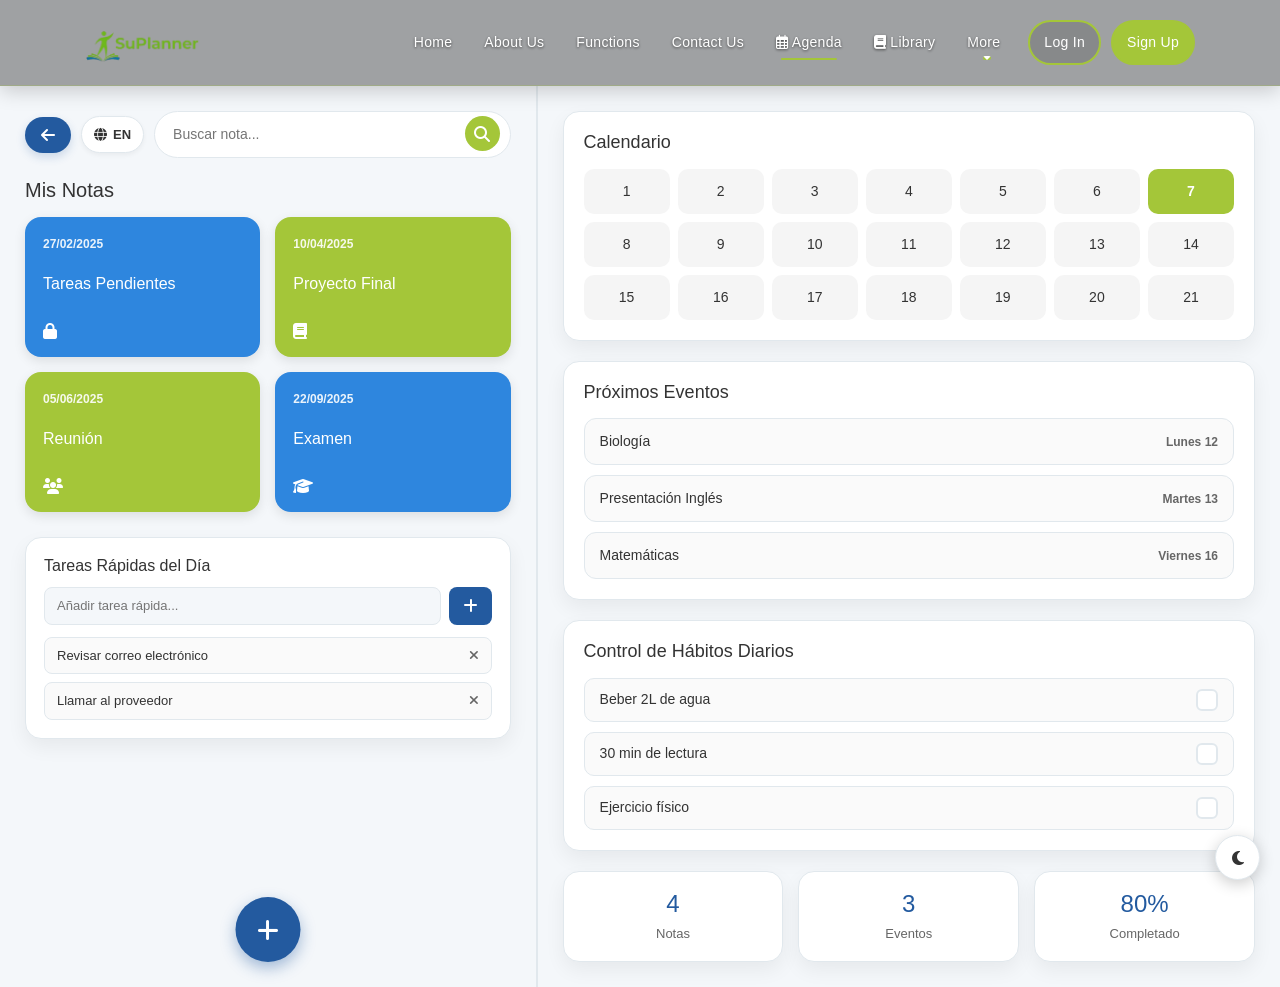
<file: Calendario.html>
<html lang="es">

<head>
    <meta charset="UTF-8">
    <meta name="viewport" content="width=device-width, initial-scale=1.0">

    <title>Personal Agenda - SuPlanner</title>

    <!-- Bootstrap -->
    <link rel="stylesheet"
          href="https://cdn.jsdelivr.net/npm/bootstrap@4.6.2/dist/css/bootstrap.min.css">

    <!-- FontAwesome -->
    <link rel="stylesheet"
          href="https://cdnjs.cloudflare.com/ajax/libs/font-awesome/6.5.2/css/all.min.css">

    <style>

        /* =========================================================
           VARIABLES
           ========================================================= */

        :root {
            --bg-main: #f4f7fa;
            --bg-header: #a4c639;
            --bg-card: #ffffff;

            --text-main: #333333;
            --text-muted: #666666;

            --border-color: #e1e8ed;

            --accent-blue: #235a9f;
            --note-blue: #2E86DE;
            --note-green: #a4c639;

            --event-bg: #fafafa;
            --day-bg: #f5f5f5;

            --shadow: 0 8px 20px rgba(0,0,0,0.06);
        }


        /* =========================================================
           MODO OSCURO
           ========================================================= */

        body.dark-mode {

            --bg-main: #121824;
            --bg-header: #1f2937;
            --bg-card: #1e293b;

            --text-main: #f1f5f9;
            --text-muted: #94a3b8;

            --border-color: #334155;

            --accent-blue: #3b82f6;

            --event-bg: #1e293b;
            --day-bg: #334155;

            --shadow: 0 8px 20px rgba(0,0,0,0.3);
        }


        /* =========================================================
           CONFIGURACIÓN GENERAL
           ========================================================= */

        * {
            margin: 0;
            padding: 0;
            box-sizing: border-box;

            font-family:
                'Segoe UI',
                Arial,
                Helvetica,
                sans-serif;

            transition:
                background-color 0.3s ease,
                color 0.3s ease,
                border-color 0.3s ease;
        }

        body {
            background: var(--bg-main);
            color: var(--text-main);
        }


        /* =========================================================
           HEADER SUPLANNER
           ========================================================= */

        header {

            background: rgba(0, 0, 0, 0.35);

            box-shadow:
                0 4px 20px rgba(0,0,0,0.20);

            position: sticky;
            top: 0;

            z-index: 999;

            border-bottom:
                1px solid rgba(164,198,57,0.25);

            transition: all 0.3s ease;
        }

        .navbar {
            padding: 10px 0;
            min-height: 75px;
        }


        /* LOGO */

        .navbar-brand {

            display: flex;
            align-items: center;

            margin-right: 30px;

            padding: 0;
        }

        .navbar-brand img {

            height: 65px;
            max-height: 65px;

            width: auto;

            object-fit: contain;

            transition: all 0.3s ease;
        }

        .navbar-brand:hover img {

            transform: scale(1.05);

            filter:
                drop-shadow(
                    0 0 8px
                    rgba(164,198,57,0.35)
                );
        }


        /* =========================================================
           LINKS DEL HEADER
           ========================================================= */

        .navbar-nav {

            align-items: center;

            gap: 4px;
        }

        .navbar-nav .nav-link {

            position: relative;

            color: #ffffff !important;

            font-weight: 500;

            font-size: 14px;

            letter-spacing: 0.3px;

            padding: 10px 14px !important;

            text-shadow:
                0 1px 3px rgba(0,0,0,0.6);

            transition: all 0.3s ease;
        }


        /* Línea verde */

        .navbar-nav
        .nav-link:not(.btn-nav-login):not(.btn-nav-signup)::after {

            content: "";

            position: absolute;

            bottom: 3px;
            left: 50%;

            width: 0;
            height: 2px;

            background: #a4c639;

            border-radius: 2px;

            transform: translateX(-50%);

            transition: width 0.3s ease;
        }


        /* Hover */

        .navbar-nav .nav-link:hover {

            color: #ffffff !important;

            transform: translateY(-2px);
        }

        .navbar-nav .nav-link:hover::after {

            width: 60%;
        }


        /* Página activa */

        .navbar-nav
        .nav-item.active
        .nav-link {

            color: #ffffff !important;
        }

        .navbar-nav
        .nav-item.active
        .nav-link::after {

            width: 60%;
        }


        /* =========================================================
           LOGIN
           ========================================================= */

        .btn-nav-login {

            background: rgba(0,0,0,0.15);

            color: #ffffff !important;

            border: 2px solid #a4c639;

            border-radius: 25px;

            padding: 7px 18px !important;

            margin-left: 10px;

            text-shadow: none !important;

            transition: all 0.3s ease;
        }

        .btn-nav-login::after {
            display: none !important;
        }

        .btn-nav-login:hover {

            background: #a4c639;

            color: #ffffff !important;

            box-shadow:
                0 5px 15px
                rgba(164,198,57,0.3);

            transform:
                translateY(-2px) !important;
        }


        /* =========================================================
           SIGN UP
           ========================================================= */

        .btn-nav-signup {

            background: #a4c639;

            color: #ffffff !important;

            border: 2px solid #a4c639;

            border-radius: 25px;

            padding: 7px 18px !important;

            margin-left: 6px;

            text-shadow: none !important;

            transition: all 0.3s ease;
        }

        .btn-nav-signup::after {
            display: none !important;
        }

        .btn-nav-signup:hover {

            background: #8fae2d;

            border-color: #8fae2d;

            color: #ffffff !important;

            box-shadow:
                0 5px 15px
                rgba(164,198,57,0.4);

            transform:
                translateY(-2px) !important;
        }


        /* =========================================================
           MENÚ MORE
           ========================================================= */

        .dropdown-menu {

            margin-top: 10px;

            background: #232323;

            border:
                1px solid
                rgba(164,198,57,0.3);

            border-radius: 12px;

            padding: 8px;

            box-shadow:
                0 10px 25px
                rgba(0,0,0,0.3);
        }

        .dropdown-item {

            color: #ffffff !important;

            border-radius: 8px;

            padding: 9px 14px;

            font-size: 14px;

            transition: all 0.2s ease;
        }

        .dropdown-item:hover {

            background: #a4c639;

            color: #ffffff !important;
        }

        .dropdown-item i {

            width: 20px;

            margin-right: 5px;

            color: #a4c639;
        }

        .dropdown-item:hover i {
            color: #ffffff;
        }


        /* =========================================================
           HAMBURGUESA
           ========================================================= */

        .navbar-toggler {

            border: none !important;

            padding: 5px;

            outline: none !important;

            box-shadow: none !important;
        }

        .navbar-toggler-icon {

            background-image:
            url("data:image/svg+xml;charset=utf8,%3Csvg viewBox='0 0 30 30' xmlns='http://www.w3.org/2000/svg'%3E%3Cpath stroke='rgba(255,255,255,1)' stroke-width='2.5' stroke-linecap='round' d='M4 7h22M4 15h22M4 23h22'/%3E%3C/svg%3E");
        }


        /* =========================================================
           LAYOUT
           ========================================================= */

        .container-app {

            display: grid;

            grid-template-columns: 42% 58%;

            min-height:
                calc(100vh - 75px);
        }


        /* =========================================================
           PANEL IZQUIERDO
           ========================================================= */

        .left {

            padding: 25px;

            border-right:
                2px solid
                var(--border-color);

            display: flex;

            flex-direction: column;

            position: relative;

            overflow-y: auto;
        }


        /* MENÚ SUPERIOR */

        .top-menu {

            display: flex;

            justify-content: space-between;

            align-items: center;

            margin-bottom: 20px;

            gap: 10px;
        }


        /* BOTÓN ATRÁS */

        .back {

            background:
                var(--accent-blue);

            color: white;

            padding: 10px 16px;

            border-radius: 20px;

            cursor: pointer;

            display: flex;

            align-items: center;

            justify-content: center;

            box-shadow:
                0 4px 10px
                rgba(35,90,159,0.2);

            transition: all 0.2s ease;
        }

        .back:hover {

            opacity: 0.9;

            transform: translateX(-2px);
        }


        /* IDIOMA */

        .lang-btn {

            background:
                var(--bg-card);

            color:
                var(--text-main);

            border:
                1px solid
                var(--border-color);

            padding: 8px 12px;

            border-radius: 20px;

            cursor: pointer;

            font-weight: 600;

            font-size: 13px;

            display: flex;

            align-items: center;

            gap: 6px;

            box-shadow:
                0 2px 5px
                rgba(0,0,0,0.05);
        }

        .lang-btn:hover {
            background: var(--day-bg);
        }


        /* BUSCADOR */

        .search {

            display: flex;

            flex: 1;

            gap: 8px;

            background:
                var(--bg-card);

            padding: 4px 10px;

            border-radius: 25px;

            border:
                1px solid
                var(--border-color);
        }

        .search input {

            flex: 1;

            padding: 8px;

            border: none;

            outline: none;

            background: transparent;

            color:
                var(--text-main);

            font-size: 14px;
        }

        .search button {

            background:
                var(--bg-header);

            border: none;

            color: white;

            width: 35px;

            height: 35px;

            border-radius: 50%;

            cursor: pointer;

            display: flex;

            align-items: center;

            justify-content: center;
        }


        /* =========================================================
           NOTAS
           ========================================================= */

        .left h2 {

            font-size: 20px;

            margin-bottom: 15px;
        }

        .notes {

            display: grid;

            grid-template-columns:
                repeat(2, 1fr);

            gap: 15px;

            margin-bottom: 25px;
        }

        .note {

            padding: 18px;

            border-radius: 16px;

            color: white;

            height: 140px;

            display: flex;

            flex-direction: column;

            justify-content: space-between;

            cursor: pointer;

            box-shadow:
                0 4px 12px
                rgba(0,0,0,0.1);

            position: relative;

            transition:
                transform 0.3s ease,
                box-shadow 0.3s ease;
        }

        .note:hover {

            transform:
                translateY(-5px);

            box-shadow:
                0 8px 20px
                rgba(0,0,0,0.15);
        }

        .blue {
            background: var(--note-blue);
        }

        .green {
            background: var(--note-green);
        }

        .note small {

            font-weight: 600;

            font-size: 12px;

            opacity: 0.9;
        }

        .note h3 {

            font-size: 16px;

            padding-right: 15px;
        }


        /* ELIMINAR NOTA */

        .delete-note {

            position: absolute;

            top: 10px;
            right: 12px;

            background:
                rgba(0,0,0,0.2);

            border: none;

            color: white;

            width: 28px;
            height: 28px;

            border-radius: 50%;

            display: flex;

            align-items: center;

            justify-content: center;

            cursor: pointer;

            opacity: 0;

            transition:
                opacity 0.2s ease,
                background 0.2s ease;
        }

        .note:hover .delete-note {
            opacity: 1;
        }

        .delete-note:hover {
            background:
                rgba(220,53,69,0.8);
        }


        /* =========================================================
           TAREAS RÁPIDAS
           ========================================================= */

        .quick-tasks-section {

            background:
                var(--bg-card);

            padding: 18px;

            border-radius: 16px;

            border:
                1px solid
                var(--border-color);

            box-shadow:
                var(--shadow);

            margin-bottom: 90px;
        }

        .quick-tasks-section h3 {

            font-size: 16px;

            margin-bottom: 12px;
        }

        .quick-task-input-group {

            display: flex;

            gap: 8px;

            margin-bottom: 12px;
        }

        .quick-task-input-group input {

            flex: 1;

            padding: 8px 12px;

            border-radius: 8px;

            border:
                1px solid
                var(--border-color);

            background:
                var(--bg-main);

            color:
                var(--text-main);

            outline: none;

            font-size: 13px;
        }

        .quick-task-input-group button {

            background:
                var(--accent-blue);

            color: white;

            border: none;

            padding: 0 14px;

            border-radius: 8px;

            cursor: pointer;

            font-weight: 600;
        }

        .quick-tasks-list {

            display: flex;

            flex-direction: column;

            gap: 8px;

            max-height: 150px;

            overflow-y: auto;
        }

        .quick-task-item {

            display: flex;

            justify-content: space-between;

            align-items: center;

            padding: 8px 12px;

            background:
                var(--event-bg);

            border-radius: 8px;

            font-size: 13px;

            border:
                1px solid
                var(--border-color);

            cursor: pointer;
        }

        .quick-task-item.completed span {

            text-decoration: line-through;

            color:
                var(--text-muted);
        }

        .quick-task-item button {

            background: transparent;

            border: none;

            color:
                var(--text-muted);

            cursor: pointer;
        }

        .quick-task-item button:hover {
            color: #dc3545;
        }


        /* =========================================================
           BOTÓN AÑADIR
           ========================================================= */

        .add-note {

            position: absolute;

            bottom: 25px;

            left: 50%;

            transform:
                translateX(-50%);
        }

        .add-btn {

            background:
                var(--accent-blue);

            width: 65px;
            height: 65px;

            border-radius: 50%;

            display: flex;

            justify-content: center;

            align-items: center;

            color: white;

            font-size: 24px;

            cursor: pointer;

            box-shadow:
                0 6px 15px
                rgba(35,90,159,0.4);

            transition:
                transform 0.2s ease;
        }

        .add-btn:hover {
            transform: scale(1.1);
        }


        /* =========================================================
           PANEL DERECHO
           ========================================================= */

        .right {

            padding: 25px;

            overflow-y: auto;

            display: flex;

            flex-direction: column;

            gap: 20px;
        }

        .card-panel {

            background:
                var(--bg-card);

            border-radius: 16px;

            padding: 20px;

            box-shadow:
                var(--shadow);

            border:
                1px solid
                var(--border-color);
        }

        .card-panel h2 {

            font-size: 18px;

            margin-bottom: 10px;
        }


        /* =========================================================
           CALENDARIO
           ========================================================= */

        .calendar {

            display: grid;

            grid-template-columns:
                repeat(7,1fr);

            gap: 8px;

            margin-top: 15px;
        }

        .day {

            padding: 12px 0;

            background:
                var(--day-bg);

            text-align: center;

            border-radius: 10px;

            cursor: pointer;

            font-size: 14px;

            font-weight: 500;

            position: relative;

            min-width: 0;
        }

        .day:hover {
            opacity: 0.8;
        }

        .today {

            background:
                var(--bg-header);

            color: white;

            font-weight: bold;
        }

        .day.selected-day {

            border:
                2px solid
                var(--accent-blue);

            background-color:
                var(--bg-main);
        }


        /* TOOLTIP */

        .day .calendar-tooltip {

            visibility: hidden;

            width: 140px;

            background:
                var(--bg-card);

            color:
                var(--text-main);

            text-align: center;

            border-radius: 6px;

            padding: 6px;

            position: absolute;

            z-index: 10;

            bottom: 125%;

            left: 50%;

            transform:
                translateX(-50%);

            opacity: 0;

            transition:
                opacity 0.3s;

            font-size: 11px;

            border:
                1px solid
                var(--border-color);

            box-shadow:
                var(--shadow);

            pointer-events: none;
        }

        .day:hover .calendar-tooltip {

            visibility: visible;

            opacity: 1;
        }


        /* =========================================================
           EVENTOS
           ========================================================= */

        .events {

            margin-top: 15px;

            display: flex;

            flex-direction: column;

            gap: 10px;
        }

        .event {

            display: flex;

            justify-content: space-between;

            align-items: center;

            padding: 12px 15px;

            background:
                var(--event-bg);

            border-radius: 12px;

            font-size: 14px;

            border:
                1px solid
                var(--border-color);
        }

        .event span {

            font-size: 12px;

            color:
                var(--text-muted);

            font-weight: 600;
        }


        /* =========================================================
           HÁBITOS
           ========================================================= */

        .habits-list {

            display: flex;

            flex-direction: column;

            gap: 10px;

            margin-top: 15px;
        }

        .habit-item {

            display: flex;

            justify-content: space-between;

            align-items: center;

            padding: 10px 15px;

            background:
                var(--event-bg);

            border-radius: 10px;

            border:
                1px solid
                var(--border-color);

            font-size: 14px;

            cursor: pointer;
        }

        .habit-checkbox {

            width: 22px;

            height: 22px;

            border-radius: 6px;

            border:
                2px solid
                var(--border-color);

            display: flex;

            align-items: center;

            justify-content: center;

            color: transparent;

            background:
                var(--bg-card);
        }

        .habit-item.completed
        .habit-checkbox {

            background:
                var(--bg-header);

            border-color:
                var(--bg-header);

            color: white;
        }

        .habit-item.completed span {

            text-decoration: line-through;

            color:
                var(--text-muted);
        }


        /* =========================================================
           ESTADÍSTICAS
           ========================================================= */

        .stats {

            display: grid;

            grid-template-columns:
                repeat(3,1fr);

            gap: 15px;
        }

        .box {

            background:
                var(--bg-card);

            padding: 18px;

            border-radius: 16px;

            text-align: center;

            box-shadow:
                var(--shadow);

            border:
                1px solid
                var(--border-color);

            font-size: 13px;

            color:
                var(--text-muted);
        }

        .box h2 {

            color:
                var(--accent-blue);

            font-size: 24px;

            margin-bottom: 5px;
        }


        /* =========================================================
           BOTÓN MODO OSCURO
           ========================================================= */

        footer {

            position: fixed;

            bottom: 20px;

            right: 20px;

            z-index: 1000;
        }

        .dark {

            background:
                var(--bg-card);

            color:
                var(--text-main);

            width: 45px;

            height: 45px;

            border-radius: 50%;

            cursor: pointer;

            display: flex;

            align-items: center;

            justify-content: center;

            box-shadow:
                0 4px 15px
                rgba(0,0,0,0.2);

            border:
                1px solid
                var(--border-color);
        }


        /* =========================================================
           MODALES
           ========================================================= */

        .modal-overlay {

            position: fixed;

            top: 0;
            left: 0;

            width: 100%;
            height: 100%;

            background:
                rgba(0,0,0,0.5);

            display: flex;

            justify-content: center;

            align-items: center;

            z-index: 1050;

            opacity: 0;

            visibility: hidden;

            transition: all 0.3s ease;
        }

        .modal-overlay.active {

            opacity: 1;

            visibility: visible;
        }

        .custom-modal {

            background:
                var(--bg-card);

            padding: 25px;

            border-radius: 16px;

            width: 90%;

            max-width: 400px;

            box-shadow:
                var(--shadow);

            border:
                1px solid
                var(--border-color);
        }

        .custom-modal h3 {

            margin-bottom: 15px;

            font-size: 18px;

            color:
                var(--text-main);
        }

        .custom-modal input,
        .custom-modal select,
        .custom-modal textarea {

            width: 100%;

            padding: 10px;

            margin-bottom: 15px;

            border-radius: 8px;

            border:
                1px solid
                var(--border-color);

            background:
                var(--bg-main);

            color:
                var(--text-main);

            outline: none;
        }

        .custom-modal textarea {

            resize: vertical;

            height: 100px;
        }

        .modal-buttons {

            display: flex;

            justify-content: flex-end;

            gap: 10px;
        }

        .modal-buttons button {

            padding: 8px 15px;

            border-radius: 8px;

            border: none;

            cursor: pointer;

            font-weight: 600;
        }

        .btn-cancel {

            background:
                var(--day-bg);

            color:
                var(--text-main);
        }

        .btn-save {

            background:
                var(--accent-blue);

            color: white;
        }


        /* =========================================================
           LOGIN / SIGN UP
           ========================================================= */

        .auth-modal {

            background: #232323;

            border: none;

            border-radius: 12px;

            color: white;
        }

        .auth-modal .modal-header {

            border-bottom:
                1px solid #333;
        }

        .auth-modal .modal-title {

            color: white;
        }

        .auth-modal .modal-title em {

            color: #a4c639;

            font-style: normal;
        }

        .auth-modal .close {

            color: white;

            opacity: 1;
        }

        .auth-input {

            background: #1e1e1e !important;

            color: white !important;

            border:
                1px solid #333 !important;

            border-radius: 8px;
        }

        .auth-input::placeholder {
            color: #aaa;
        }

        .auth-button {

            width: 100%;

            background:
                #a4c639;

            border: none;

            color: white;

            padding: 10px;

            border-radius: 8px;

            font-weight: 600;

            transition: all 0.3s ease;
        }

        .auth-button:hover {

            background: #8fae2d;

            transform: translateY(-1px);
        }


        /* =========================================================
           RESPONSIVE
           ========================================================= */

        @media(max-width: 1100px) {

            .navbar-nav .nav-link {

                padding-left: 9px !important;

                padding-right: 9px !important;
            }
        }


        @media(max-width: 991px) {

            header {

                background: #1e1e1e;
            }

            .navbar {

                min-height: 70px;
            }

            .navbar-brand img {

                height: 50px;

                max-height: 50px;
            }

            .navbar-collapse {

                background: #1e1e1e;

                padding: 18px;

                margin-top: 8px;

                border-radius:
                    0 0 12px 12px;

                box-shadow:
                    0 10px 25px
                    rgba(0,0,0,0.4);
            }

            .navbar-nav {

                gap: 0;
            }

            .navbar-nav .nav-item {

                width: 100%;
            }

            .navbar-nav .nav-link {

                text-align: center;

                padding: 12px !important;
            }

            .navbar-nav .nav-link:hover {

                transform: none;

                background:
                    rgba(164,198,57,0.12);

                border-radius: 8px;
            }

            .navbar-nav .nav-link::after {

                display: none;
            }

            .btn-nav-login,
            .btn-nav-signup {

                margin: 8px 0 0 0;

                display: block;

                text-align: center;
            }

            .dropdown-menu {

                text-align: center;

                border: none;

                box-shadow: none;

                background: #292929;
            }

            .container-app {

                grid-template-columns: 1fr;

                min-height: auto;
            }

            .left {

                border-right: none;

                border-bottom:
                    2px solid
                    var(--border-color);
            }

            .right {

                padding-top: 20px;
            }
        }


        @media(max-width: 600px) {

            .top-menu {

                flex-wrap: wrap;
            }

            .search {

                order: 3;

                flex-basis: 100%;
            }

            .notes {

                grid-template-columns: 1fr;
            }

            .stats {

                grid-template-columns: 1fr;
            }

            .calendar {

                gap: 4px;
            }

            .day {

                padding: 9px 0;

                font-size: 12px;
            }

            .day .calendar-tooltip {

                width: 120px;
            }
        }

    </style>
</head>


<body id="body">


<!-- =========================================================
     HEADER
     ========================================================= -->

<header>

    <nav class="navbar navbar-expand-lg">

        <div class="container">

            <!-- LOGO -->

            <a class="navbar-brand"
               href="index.html">

                <img src="logo2.png"
                     alt="SuPlanner"
                     onerror="this.onerror=null; this.src='https://via.placeholder.com/150x45?text=SuPlanner';">

            </a>


            <!-- HAMBURGUESA -->

            <button class="navbar-toggler"
                    type="button"
                    data-toggle="collapse"
                    data-target="#navbarResponsive"
                    aria-controls="navbarResponsive"
                    aria-expanded="false"
                    aria-label="Toggle navigation">

                <span class="navbar-toggler-icon"></span>

            </button>


            <!-- NAVEGACIÓN -->

            <div class="collapse navbar-collapse"
                 id="navbarResponsive">

                <ul class="navbar-nav ml-auto">


                    <li class="nav-item">

                        <a class="nav-link"
                           href="index.html">

                            Home

                        </a>

                    </li>


                    <li class="nav-item">

                        <a class="nav-link"
                           href="about.html">

                            About Us

                        </a>

                    </li>


                    <li class="nav-item">

                        <a class="nav-link"
                           href="services.html">

                            Functions

                        </a>

                    </li>


                    <li class="nav-item">

                        <a class="nav-link"
                           href="contact.html">

                            Contact Us

                        </a>

                    </li>


                    <!-- AGENDA -->

                    <li class="nav-item active">

                        <a class="nav-link"
                           href="Calendario.html">

                            <i class="fa-regular fa-calendar-days"></i>

                            Agenda

                        </a>

                    </li>


                    <!-- LIBRARY -->

                    <li class="nav-item">

                        <a class="nav-link"
                           href="libreria.html">

                            <i class="fa-solid fa-book"></i>

                            Library

                        </a>

                    </li>


                    <!-- MORE -->

                    <li class="nav-item dropdown">

                        <a class="nav-link dropdown-toggle"
                           href="#"
                           id="moreDropdown"
                           role="button"
                           data-toggle="dropdown"
                           aria-haspopup="true"
                           aria-expanded="false">

                            More

                        </a>


                        <div class="dropdown-menu dropdown-menu-right"
                             aria-labelledby="moreDropdown">

                            <a class="dropdown-item"
                               href="Calendario.html">

                                <i class="fa-regular fa-calendar"></i>

                                Agenda

                            </a>


                            <a class="dropdown-item"
                               href="libreria.html">

                                <i class="fa-solid fa-book-open"></i>

                                Library

                            </a>

                        </div>

                    </li>


                    <!-- LOGIN -->

                    <li class="nav-item">

                        <a class="nav-link btn-nav-login"
                           href="#"
                           data-toggle="modal"
                           data-target="#loginModal">

                            Log In

                        </a>

                    </li>


                    <!-- SIGN UP -->

                    <li class="nav-item">

                        <a class="nav-link btn-nav-signup"
                           href="#"
                           data-toggle="modal"
                           data-target="#signupModal">

                            Sign Up

                        </a>

                    </li>


                </ul>

            </div>

        </div>

    </nav>

</header>



<!-- =========================================================
     APLICACIÓN
     ========================================================= -->

<div class="container-app">


    <!-- =====================================================
         PANEL IZQUIERDO
         ===================================================== -->

    <div class="left">


        <!-- MENÚ SUPERIOR -->

        <div class="top-menu">


            <!-- REGRESAR -->

            <div class="back"
                 id="btnBack"
                 data-i18n-title="btnBackTitle">

                <i class="fa-solid fa-arrow-left"></i>

            </div>


            <!-- IDIOMA -->

            <button class="lang-btn"
                    id="btnLang"
                    data-i18n-title="btnLangTitle">

                <i class="fa-solid fa-globe"></i>

                <span id="langText">
                    EN
                </span>

            </button>


            <!-- BUSCADOR -->

            <div class="search">

                <input
                    type="text"
                    id="searchInput"
                    data-i18n-placeholder="searchPlaceholder"
                    placeholder="Buscar nota...">

                <button id="searchBtn">

                    <i class="fa fa-search"></i>

                </button>

            </div>

        </div>



        <!-- NOTAS -->

        <h2 id="txtMyNotes">
            Mis Notas
        </h2>


        <div class="notes"
             id="notesContainer">
        </div>



        <!-- TAREAS -->

        <div class="quick-tasks-section">

            <h3 id="txtQuickTasks">
                Tareas Rápidas del Día
            </h3>


            <div class="quick-task-input-group">

                <input
                    type="text"
                    id="quickTaskInput"
                    placeholder="Añadir tarea rápida..."
                    data-i18n-placeholder="quickTaskPlaceholder">


                <button id="addQuickTaskBtn">

                    <i class="fa-solid fa-plus"></i>

                </button>

            </div>


            <div class="quick-tasks-list"
                 id="quickTasksList">
            </div>

        </div>



        <!-- BOTÓN AÑADIR NOTA -->

        <div class="add-note">

            <div class="add-btn"
                 id="addNoteBtn"
                 data-i18n-title="addNoteTitle">

                <i class="fa-solid fa-plus"></i>

            </div>

        </div>

    </div>



    <!-- =====================================================
         PANEL DERECHO
         ===================================================== -->

    <div class="right">


        <!-- CALENDARIO -->

        <div class="card-panel">

            <h2 id="txtCalendar">
                Calendario
            </h2>

            <div class="calendar"
                 id="calendarGrid">
            </div>

        </div>



        <!-- EVENTOS -->

        <div class="card-panel">

            <h2 id="txtEvents">
                Próximos Eventos
            </h2>

            <div class="events"
                 id="eventsContainer">
            </div>

        </div>



        <!-- HÁBITOS -->

        <div class="card-panel">

            <h2 id="txtHabits">
                Control de Hábitos Diarios
            </h2>

            <div class="habits-list"
                 id="habitsContainer">
            </div>

        </div>



        <!-- ESTADÍSTICAS -->

        <div class="stats">

            <div class="box">

                <h2 id="totalNotes">
                    0
                </h2>

                <span id="lblNotes">
                    Notas
                </span>

            </div>


            <div class="box">

                <h2 id="totalEvents">
                    0
                </h2>

                <span id="lblEvents">
                    Eventos
                </span>

            </div>


            <div class="box">

                <h2>
                    80%
                </h2>

                <span id="lblCompleted">
                    Completado
                </span>

            </div>

        </div>

    </div>

</div>



<!-- =========================================================
     MODAL CREAR NOTA
     ========================================================= -->

<div class="modal-overlay"
     id="noteModal">

    <div class="custom-modal">

        <h3 id="txtCreateNote">
            Crear Nueva Nota
        </h3>


        <input
            type="text"
            id="noteTitleInput"
            placeholder="Título de la nota..."
            data-i18n-placeholder="titlePlaceholder">


        <textarea
            id="noteContentInput"
            placeholder="Contenido de la nota..."
            data-i18n-placeholder="contentPlaceholder">
        </textarea>


        <input
            type="date"
            id="noteDateInput">


        <select id="noteColorInput">

            <option value="blue"
                    id="optBlue">

                Azul

            </option>

            <option value="green"
                    id="optGreen">

                Verde

            </option>

        </select>


        <div class="modal-buttons">

            <button
                class="btn-cancel"
                id="cancelModalBtn">

                Cancelar

            </button>


            <button
                class="btn-save"
                id="saveNoteBtn">

                Guardar

            </button>

        </div>

    </div>

</div>



<!-- =========================================================
     MODAL VER NOTA
     ========================================================= -->

<div class="modal-overlay"
     id="viewNoteModal">

    <div class="custom-modal">

        <h3 id="viewNoteTitle">
            Título de la Nota
        </h3>


        <p id="viewNoteDate"
           style="
           font-size:12px;
           color:var(--text-muted);
           margin-bottom:10px;">
        </p>


        <p id="viewNoteContent"
           style="
           margin-bottom:20px;
           font-size:14px;
           line-height:1.5;">
        </p>


        <div class="modal-buttons">

            <button
                class="btn-save"
                id="closeViewModalBtn">

                Cerrar

            </button>

        </div>

    </div>

</div>



<!-- =========================================================
     LOGIN MODAL
     ========================================================= -->

<div class="modal fade"
     id="loginModal"
     tabindex="-1"
     role="dialog"
     aria-labelledby="loginModalLabel"
     aria-hidden="true">

    <div class="modal-dialog modal-dialog-centered">

        <div class="modal-content auth-modal">


            <div class="modal-header">

                <h5 class="modal-title"
                    id="loginModalLabel">

                    SuPlanner

                    <em>
                        Login
                    </em>

                </h5>


                <button
                    type="button"
                    class="close"
                    data-dismiss="modal"
                    aria-label="Close">

                    <span aria-hidden="true">
                        &times;
                    </span>

                </button>

            </div>


            <div class="modal-body"
                 style="padding:30px;">

                <form>

                    <input
                        type="email"
                        class="form-control auth-input mb-3"
                        placeholder="E-Mail Address"
                        required>


                    <input
                        type="password"
                        class="form-control auth-input mb-3"
                        placeholder="Password"
                        required>


                    <button
                        type="submit"
                        class="auth-button">

                        Sign In

                    </button>

                </form>

            </div>

        </div>

    </div>

</div>



<!-- =========================================================
     SIGN UP MODAL
     ========================================================= -->

<div class="modal fade"
     id="signupModal"
     tabindex="-1"
     role="dialog"
     aria-labelledby="signupModalLabel"
     aria-hidden="true">

    <div class="modal-dialog modal-dialog-centered">

        <div class="modal-content auth-modal">


            <div class="modal-header">

                <h5 class="modal-title"
                    id="signupModalLabel">

                    SuPlanner

                    <em>
                        Sign Up
                    </em>

                </h5>


                <button
                    type="button"
                    class="close"
                    data-dismiss="modal"
                    aria-label="Close">

                    <span aria-hidden="true">
                        &times;
                    </span>

                </button>

            </div>


            <div class="modal-body"
                 style="padding:30px;">

                <form>

                    <input
                        type="text"
                        class="form-control auth-input mb-3"
                        placeholder="Full Name"
                        required>


                    <input
                        type="email"
                        class="form-control auth-input mb-3"
                        placeholder="E-Mail Address"
                        required>


                    <input
                        type="password"
                        class="form-control auth-input mb-3"
                        placeholder="Password"
                        required>


                    <button
                        type="submit"
                        class="auth-button">

                        Create Account

                    </button>

                </form>

            </div>

        </div>

    </div>

</div>



<!-- =========================================================
     MODO OSCURO
     ========================================================= -->

<footer>

    <div class="dark"
         id="btnTheme"
         data-i18n-title="themeTitle">

        <i class="fa-solid fa-moon"
           id="themeIcon">
        </i>

    </div>

</footer>



<!-- =========================================================
     BOOTSTRAP
     ========================================================= -->

<script src="https://cdn.jsdelivr.net/npm/jquery@3.5.1/dist/jquery.slim.min.js"></script>

<script src="https://cdn.jsdelivr.net/npm/bootstrap@4.6.2/dist/js/bootstrap.bundle.min.js"></script>



<script>


/* =========================================================
   TRADUCCIONES
   ========================================================= */

const translations = {

    es: {

        langBtn: "EN",

        btnBackTitle: "Regresar",

        btnLangTitle: "Cambiar idioma",

        themeTitle: "Cambiar modo",

        addNoteTitle: "Añadir nota",

        deleteNoteTitle: "Eliminar nota",

        searchPlaceholder: "Buscar nota...",

        myNotes: "Mis Notas",

        quickTasks: "Tareas Rápidas del Día",

        quickTaskPlaceholder:
            "Añadir tarea rápida...",

        calendar: "Calendario",

        events: "Próximos Eventos",

        habits:
            "Control de Hábitos Diarios",

        lblNotes: "Notas",

        lblEvents: "Eventos",

        lblCompleted: "Completado",

        createNote:
            "Crear Nueva Nota",

        titlePlaceholder:
            "Título de la nota...",

        contentPlaceholder:
            "Contenido de la nota...",

        optBlue: "Azul",

        optGreen: "Verde",

        btnCancel: "Cancelar",

        btnSave: "Guardar",

        btnClose: "Cerrar",

        noContent:
            "Sin contenido adicional.",

        noDate:
            "Sin fecha",

        dayPrefix:
            "Día",

        noEvents:
            "Sin notas ni eventos",

        noteLabel:
            "Nota: ",

        eventLabel:
            "Evento: ",

        alertNoTitle:
            "Por favor, introduce un título para la nota.",


        initialNotes: [

            {
                id:"note_1",
                title:"Tareas Pendientes",
                content:
                    "Revisar pendientes semanales y organizar prioridades.",
                date:"27/02/2025",
                color:"blue",
                icon:"fa-lock"
            },

            {
                id:"note_2",
                title:"Proyecto Final",
                content:
                    "Avanzar con la investigación y el diseño de la interfaz del proyecto.",
                date:"10/04/2025",
                color:"green",
                icon:"fa-book"
            },

            {
                id:"note_3",
                title:"Reunión",
                content:
                    "Reunión con el equipo de trabajo a las 10:00 AM.",
                date:"05/06/2025",
                color:"green",
                icon:"fa-users"
            },

            {
                id:"note_4",
                title:"Examen",
                content:
                    "Estudiar capítulos del 1 al 4 para el examen parcial.",
                date:"22/09/2025",
                color:"blue",
                icon:"fa-graduation-cap"
            }

        ],


        initialQuickTasks: [

            "Revisar correo electrónico",

            "Llamar al proveedor"

        ],


        initialEvents: [

            {
                title:"Biología",
                dateStr:"Lunes 12",
                day:12
            },

            {
                title:"Presentación Inglés",
                dateStr:"Martes 13",
                day:13
            },

            {
                title:"Matemáticas",
                dateStr:"Viernes 16",
                day:16
            }

        ],


        initialHabits: [

            "Beber 2L de agua",

            "30 min de lectura",

            "Ejercicio físico"

        ]

    },


    en: {

        langBtn: "ES",

        btnBackTitle: "Go back",

        btnLangTitle: "Switch language",

        themeTitle: "Toggle theme",

        addNoteTitle: "Add note",

        deleteNoteTitle: "Delete note",

        searchPlaceholder:
            "Search note...",

        myNotes: "My Notes",

        quickTasks:
            "Quick Tasks of the Day",

        quickTaskPlaceholder:
            "Add quick task...",

        calendar: "Calendar",

        events: "Upcoming Events",

        habits:
            "Daily Habits Tracker",

        lblNotes: "Notes",

        lblEvents: "Events",

        lblCompleted: "Completed",

        createNote:
            "Create New Note",

        titlePlaceholder:
            "Note title...",

        contentPlaceholder:
            "Note content...",

        optBlue: "Blue",

        optGreen: "Green",

        btnCancel: "Cancel",

        btnSave: "Save",

        btnClose: "Close",

        noContent:
            "No additional content.",

        noDate:
            "No date",

        dayPrefix:
            "Day",

        noEvents:
            "No notes or events",

        noteLabel:
            "Note: ",

        eventLabel:
            "Event: ",

        alertNoTitle:
            "Please enter a title for the note.",


        initialNotes: [

            {
                id:"note_1",
                title:"Pending Tasks",
                content:
                    "Review weekly pending tasks and set priorities.",
                date:"27/02/2025",
                color:"blue",
                icon:"fa-lock"
            },

            {
                id:"note_2",
                title:"Final Project",
                content:
                    "Move forward with research and project interface design.",
                date:"10/04/2025",
                color:"green",
                icon:"fa-book"
            },

            {
                id:"note_3",
                title:"Meeting",
                content:
                    "Meeting with the work team at 10:00 AM.",
                date:"05/06/2025",
                color:"green",
                icon:"fa-users"
            },

            {
                id:"note_4",
                title:"Exam",
                content:
                    "Study chapters 1 through 4 for the midterm exam.",
                date:"22/09/2025",
                color:"blue",
                icon:"fa-graduation-cap"
            }

        ],


        initialQuickTasks: [

            "Check email inbox",

            "Call supplier"

        ],


        initialEvents: [

            {
                title:"Biology",
                dateStr:"Monday 12",
                day:12
            },

            {
                title:"English Presentation",
                dateStr:"Tuesday 13",
                day:13
            },

            {
                title:"Mathematics",
                dateStr:"Friday 16",
                day:16
            }

        ],


        initialHabits: [

            "Drink 2L of water",

            "30 mins reading",

            "Physical exercise"

        ]

    }

};


/* =========================================================
   VARIABLES
   ========================================================= */

let currentLang = "es";

let activeNotes =
    JSON.parse(
        JSON.stringify(
            translations.es.initialNotes
        )
    );

let userCreatedQuickTasks = [];


/* =========================================================
   CAMBIAR IDIOMA
   ========================================================= */

function updateLanguage(lang) {

    currentLang = lang;

    const t =
        translations[lang];


    document.getElementById("langText")
        .textContent =
        t.langBtn;


    document.getElementById("txtMyNotes")
        .textContent =
        t.myNotes;


    document.getElementById("txtQuickTasks")
        .textContent =
        t.quickTasks;


    document.getElementById("txtCalendar")
        .textContent =
        t.calendar;


    document.getElementById("txtEvents")
        .textContent =
        t.events;


    document.getElementById("txtHabits")
        .textContent =
        t.habits;


    document.getElementById("lblNotes")
        .textContent =
        t.lblNotes;


    document.getElementById("lblEvents")
        .textContent =
        t.lblEvents;


    document.getElementById("lblCompleted")
        .textContent =
        t.lblCompleted;


    document.getElementById("txtCreateNote")
        .textContent =
        t.createNote;


    document.getElementById("optBlue")
        .textContent =
        t.optBlue;


    document.getElementById("optGreen")
        .textContent =
        t.optGreen;


    document.getElementById("cancelModalBtn")
        .textContent =
        t.btnCancel;


    document.getElementById("saveNoteBtn")
        .textContent =
        t.btnSave;


    document.getElementById("closeViewModalBtn")
        .textContent =
        t.btnClose;


    document
        .querySelectorAll(
            "[data-i18n-placeholder]"
        )
        .forEach(el => {

            const key =
                el.getAttribute(
                    "data-i18n-placeholder"
                );

            if(t[key]) {

                el.placeholder =
                    t[key];

            }

        });


    document
        .querySelectorAll(
            "[data-i18n-title]"
        )
        .forEach(el => {

            const key =
                el.getAttribute(
                    "data-i18n-title"
                );

            if(t[key]) {

                el.title =
                    t[key];

            }

        });


    renderNotes();

    renderQuickTasks();

    renderEvents();

    renderHabits();

    renderCalendar();

}


/* =========================================================
   NOTAS
   ========================================================= */

function renderNotes() {

    const container =
        document.getElementById(
            "notesContainer"
        );

    container.innerHTML = "";

    const t =
        translations[currentLang];


    activeNotes.forEach(noteData => {

        const note =
            document.createElement("div");


        note.className =
            `note ${noteData.color}`;


        note.setAttribute(
            "data-date",
            noteData.date
        );


        note.setAttribute(
            "data-content",
            noteData.content
        );


        note.innerHTML = `

            <button
                class="delete-note"
                title="${t.deleteNoteTitle}">

                <i class="fa-solid fa-trash"></i>

            </button>


            <small>
                ${noteData.date}
            </small>


            <h3>
                ${noteData.title}
            </h3>


            <i class="fa-solid ${noteData.icon || "fa-note-sticky"}"></i>

        `;


        note.querySelector(
            ".delete-note"
        ).addEventListener(
            "click",
            function(e) {

                e.stopPropagation();

                activeNotes =
                    activeNotes.filter(
                        n =>
                        n.id !== noteData.id
                    );

                renderNotes();

            }
        );


        attachNoteClickEvent(note);


        container.appendChild(note);

    });


    updateNotesCount();

}


/* =========================================================
   TAREAS
   ========================================================= */

function renderQuickTasks() {

    const list =
        document.getElementById(
            "quickTasksList"
        );

    list.innerHTML = "";


    const t =
        translations[currentLang];


    const allTasks =
        [
            ...t.initialQuickTasks,

            ...userCreatedQuickTasks
        ];


    allTasks.forEach(taskText => {

        const item =
            document.createElement("div");


        item.className =
            "quick-task-item";


        item.innerHTML = `

            <span>
                ${taskText}
            </span>

            <button
                class="delete-quick-task">

                <i class="fa-solid fa-xmark"></i>

            </button>

        `;


        item.addEventListener(
            "click",
            function(e) {

                if(
                    !e.target.closest("button")
                ) {

                    this.classList.toggle(
                        "completed"
                    );

                }

            }
        );


        item.querySelector(
            ".delete-quick-task"
        ).addEventListener(
            "click",
            function(e) {

                e.stopPropagation();

                userCreatedQuickTasks =
                    userCreatedQuickTasks.filter(
                        t =>
                        t !== taskText
                    );

                item.remove();

            }
        );


        list.appendChild(item);

    });

}


/* =========================================================
   EVENTOS
   ========================================================= */

function renderEvents() {

    const container =
        document.getElementById(
            "eventsContainer"
        );

    container.innerHTML = "";


    const t =
        translations[currentLang];


    t.initialEvents.forEach(ev => {

        const event =
            document.createElement("div");


        event.className =
            "event";


        event.setAttribute(
            "data-day",
            ev.day
        );


        event.innerHTML = `

            ${ev.title}

            <span>
                ${ev.dateStr}
            </span>

        `;


        container.appendChild(event);

    });


    document.getElementById(
        "totalEvents"
    ).textContent =
        t.initialEvents.length;

}


/* =========================================================
   HÁBITOS
   ========================================================= */

function renderHabits() {

    const container =
        document.getElementById(
            "habitsContainer"
        );

    container.innerHTML = "";


    const t =
        translations[currentLang];


    t.initialHabits.forEach(
        habitText => {

            const habit =
                document.createElement("div");


            habit.className =
                "habit-item";


            habit.innerHTML = `

                <span>
                    ${habitText}
                </span>

                <div class="habit-checkbox">

                    <i class="fa-solid fa-check"></i>

                </div>

            `;


            habit.addEventListener(
                "click",
                function() {

                    this.classList.toggle(
                        "completed"
                    );

                }
            );


            container.appendChild(
                habit
            );

        }
    );

}


/* =========================================================
   CALENDARIO
   ========================================================= */

function renderCalendar() {

    const calendar =
        document.getElementById(
            "calendarGrid"
        );

    calendar.innerHTML = "";


    const t =
        translations[currentLang];


    for(
        let i = 1;
        i <= 21;
        i++
    ) {

        const day =
            document.createElement("div");


        day.className =
            i === 7
                ? "day today"
                : "day";


        day.textContent = i;


        day.setAttribute(
            "data-day",
            i
        );


        const dayStr =
            String(i).padStart(2,"0");


        let matches = [];


        document
            .querySelectorAll(".note")
            .forEach(note => {

                const date =
                    note.getAttribute(
                        "data-date"
                    );


                if(
                    date &&
                    date.startsWith(dayStr)
                ) {

                    matches.push(
                        t.noteLabel +
                        note.querySelector(
                            "h3"
                        ).textContent
                    );

                }

            });


        document
            .querySelectorAll(".event")
            .forEach(event => {

                const eventDay =
                    event.getAttribute(
                        "data-day"
                    );


                if(eventDay == i) {

                    const title =
                        event.childNodes[0]
                            .textContent
                            .trim();


                    matches.push(
                        t.eventLabel +
                        title
                    );

                }

            });


        const tooltip =
            document.createElement(
                "div"
            );


        tooltip.className =
            "calendar-tooltip";


        if(matches.length > 0) {

            tooltip.innerHTML =

                `<strong>
                    ${t.dayPrefix} ${i}
                </strong>
                <br>` +

                matches.join("<br>");

        }
        else {

            tooltip.innerHTML =

                `${t.dayPrefix} ${i}
                 <br>
                 ${t.noEvents}`;

        }


        day.appendChild(
            tooltip
        );


        day.addEventListener(
            "click",
            function() {

                document
                    .querySelectorAll(
                        ".day"
                    )
                    .forEach(
                        d =>
                        d.classList.remove(
                            "selected-day"
                        )
                    );


                this.classList.add(
                    "selected-day"
                );

            }
        );


        calendar.appendChild(day);

    }

}


/* =========================================================
   VER NOTA
   ========================================================= */

const viewNoteModal =
    document.getElementById(
        "viewNoteModal"
    );

const viewNoteTitle =
    document.getElementById(
        "viewNoteTitle"
    );

const viewNoteDate =
    document.getElementById(
        "viewNoteDate"
    );

const viewNoteContent =
    document.getElementById(
        "viewNoteContent"
    );


function attachNoteClickEvent(
    noteElement
) {

    noteElement.addEventListener(
        "click",
        function(e) {

            if(
                e.target.closest(
                    ".delete-note"
                )
            ) return;


            const title =
                this.querySelector(
                    "h3"
                ).textContent;


            const date =
                this.querySelector(
                    "small"
                ).textContent;


            const content =
                this.getAttribute(
                    "data-content"
                ) ||
                translations[
                    currentLang
                ].noContent;


            viewNoteTitle.textContent =
                title;


            viewNoteDate.textContent =

                translations[
                    currentLang
                ].datePrefix +

                date;


            viewNoteContent.textContent =
                content;


            viewNoteModal.classList.add(
                "active"
            );

        }
    );

}


document
    .getElementById(
        "closeViewModalBtn"
    )
    .addEventListener(
        "click",
        function() {

            viewNoteModal.classList.remove(
                "active"
            );

        }
    );


/* =========================================================
   CREAR NOTA
   ========================================================= */

const addNoteBtn =
    document.getElementById(
        "addNoteBtn"
    );

const noteModal =
    document.getElementById(
        "noteModal"
    );

const noteTitleInput =
    document.getElementById(
        "noteTitleInput"
    );

const noteContentInput =
    document.getElementById(
        "noteContentInput"
    );

const noteDateInput =
    document.getElementById(
        "noteDateInput"
    );

const noteColorInput =
    document.getElementById(
        "noteColorInput"
    );


function updateNotesCount() {

    document.getElementById(
        "totalNotes"
    ).textContent =
        activeNotes.length;

}


addNoteBtn.addEventListener(
    "click",
    function() {

        noteTitleInput.value = "";

        noteContentInput.value = "";

        noteDateInput.value =
            new Date()
                .toISOString()
                .split("T")[0];

        noteModal.classList.add(
            "active"
        );

    }
);


document
    .getElementById(
        "cancelModalBtn"
    )
    .addEventListener(
        "click",
        function() {

            noteModal.classList.remove(
                "active"
            );

        }
    );


document
    .getElementById(
        "saveNoteBtn"
    )
    .addEventListener(
        "click",
        function() {

            const title =
                noteTitleInput.value.trim();


            const content =
                noteContentInput.value.trim() ||

                translations[
                    currentLang
                ].noContent;


            const dateVal =
                noteDateInput.value;


            const color =
                noteColorInput.value;


            if(!title) {

                alert(
                    translations[
                        currentLang
                    ].alertNoTitle
                );

                return;
            }


            let formattedDate =
                translations[
                    currentLang
                ].noDate;


            if(dateVal) {

                const parts =
                    dateVal.split("-");


                formattedDate =
                    `${parts[2]}/${parts[1]}/${parts[0]}`;

            }


            activeNotes.push({

                id:
                    "user_note_" +
                    Date.now(),

                title:
                    title,

                content:
                    content,

                date:
                    formattedDate,

                color:
                    color,

                icon:
                    "fa-note-sticky"

            });


            renderNotes();


            noteModal.classList.remove(
                "active"
            );

        }
    );


/* =========================================================
   TAREAS RÁPIDAS
   ========================================================= */

document
    .getElementById(
        "addQuickTaskBtn"
    )
    .addEventListener(
        "click",
        function() {

            const input =
                document.getElementById(
                    "quickTaskInput"
                );


            const value =
                input.value.trim();


            if(value) {

                userCreatedQuickTasks.push(
                    value
                );


                renderQuickTasks();


                input.value = "";

            }

        }
    );


document
    .getElementById(
        "quickTaskInput"
    )
    .addEventListener(
        "keypress",
        function(e) {

            if(e.key === "Enter") {

                document
                    .getElementById(
                        "addQuickTaskBtn"
                    )
                    .click();

            }

        }
    );


/* =========================================================
   BUSCADOR
   ========================================================= */

document
    .getElementById(
        "searchInput"
    )
    .addEventListener(
        "input",
        function() {

            const query =
                this.value.toLowerCase();


            document
                .querySelectorAll(
                    ".note"
                )
                .forEach(note => {

                    const title =
                        note.querySelector(
                            "h3"
                        )
                        .textContent
                        .toLowerCase();


                    const content =
                        (
                            note.getAttribute(
                                "data-content"
                            ) || ""
                        )
                        .toLowerCase();


                    if(
                        title.includes(query) ||
                        content.includes(query)
                    ) {

                        note.style.display =
                            "flex";

                    }
                    else {

                        note.style.display =
                            "none";

                    }

                });

        }
    );


/* =========================================================
   MODO OSCURO
   ========================================================= */

const btnTheme =
    document.getElementById(
        "btnTheme"
    );

const themeIcon =
    document.getElementById(
        "themeIcon"
    );


btnTheme.addEventListener(
    "click",
    function() {

        document.body.classList.toggle(
            "dark-mode"
        );


        if(
            document.body.classList.contains(
                "dark-mode"
            )
        ) {

            themeIcon.className =
                "fa-solid fa-sun";

        }
        else {

            themeIcon.className =
                "fa-solid fa-moon";

        }

    }
);


/* =========================================================
   BOTÓN REGRESAR
   ========================================================= */

document
    .getElementById(
        "btnBack"
    )
    .addEventListener(
        "click",
        function() {

            window.location.href =
                "index.html";

        }
    );


/* =========================================================
   CAMBIO DE IDIOMA
   ========================================================= */

document
    .getElementById(
        "btnLang"
    )
    .addEventListener(
        "click",
        function() {

            const nextLang =
                currentLang === "es"
                    ? "en"
                    : "es";


            updateLanguage(
                nextLang
            );

        }
    );


/* =========================================================
   CERRAR MODALES PERSONALIZADOS
   AL HACER CLICK FUERA
   ========================================================= */

document
    .querySelectorAll(
        ".modal-overlay"
    )
    .forEach(modal => {

        modal.addEventListener(
            "click",
            function(e) {

                if(
                    e.target === modal
                ) {

                    modal.classList.remove(
                        "active"
                    );

                }

            }
        );

    });


/* =========================================================
   INICIALIZAR
   ========================================================= */

updateLanguage("es");

</script>

</body>
</html>
</file>
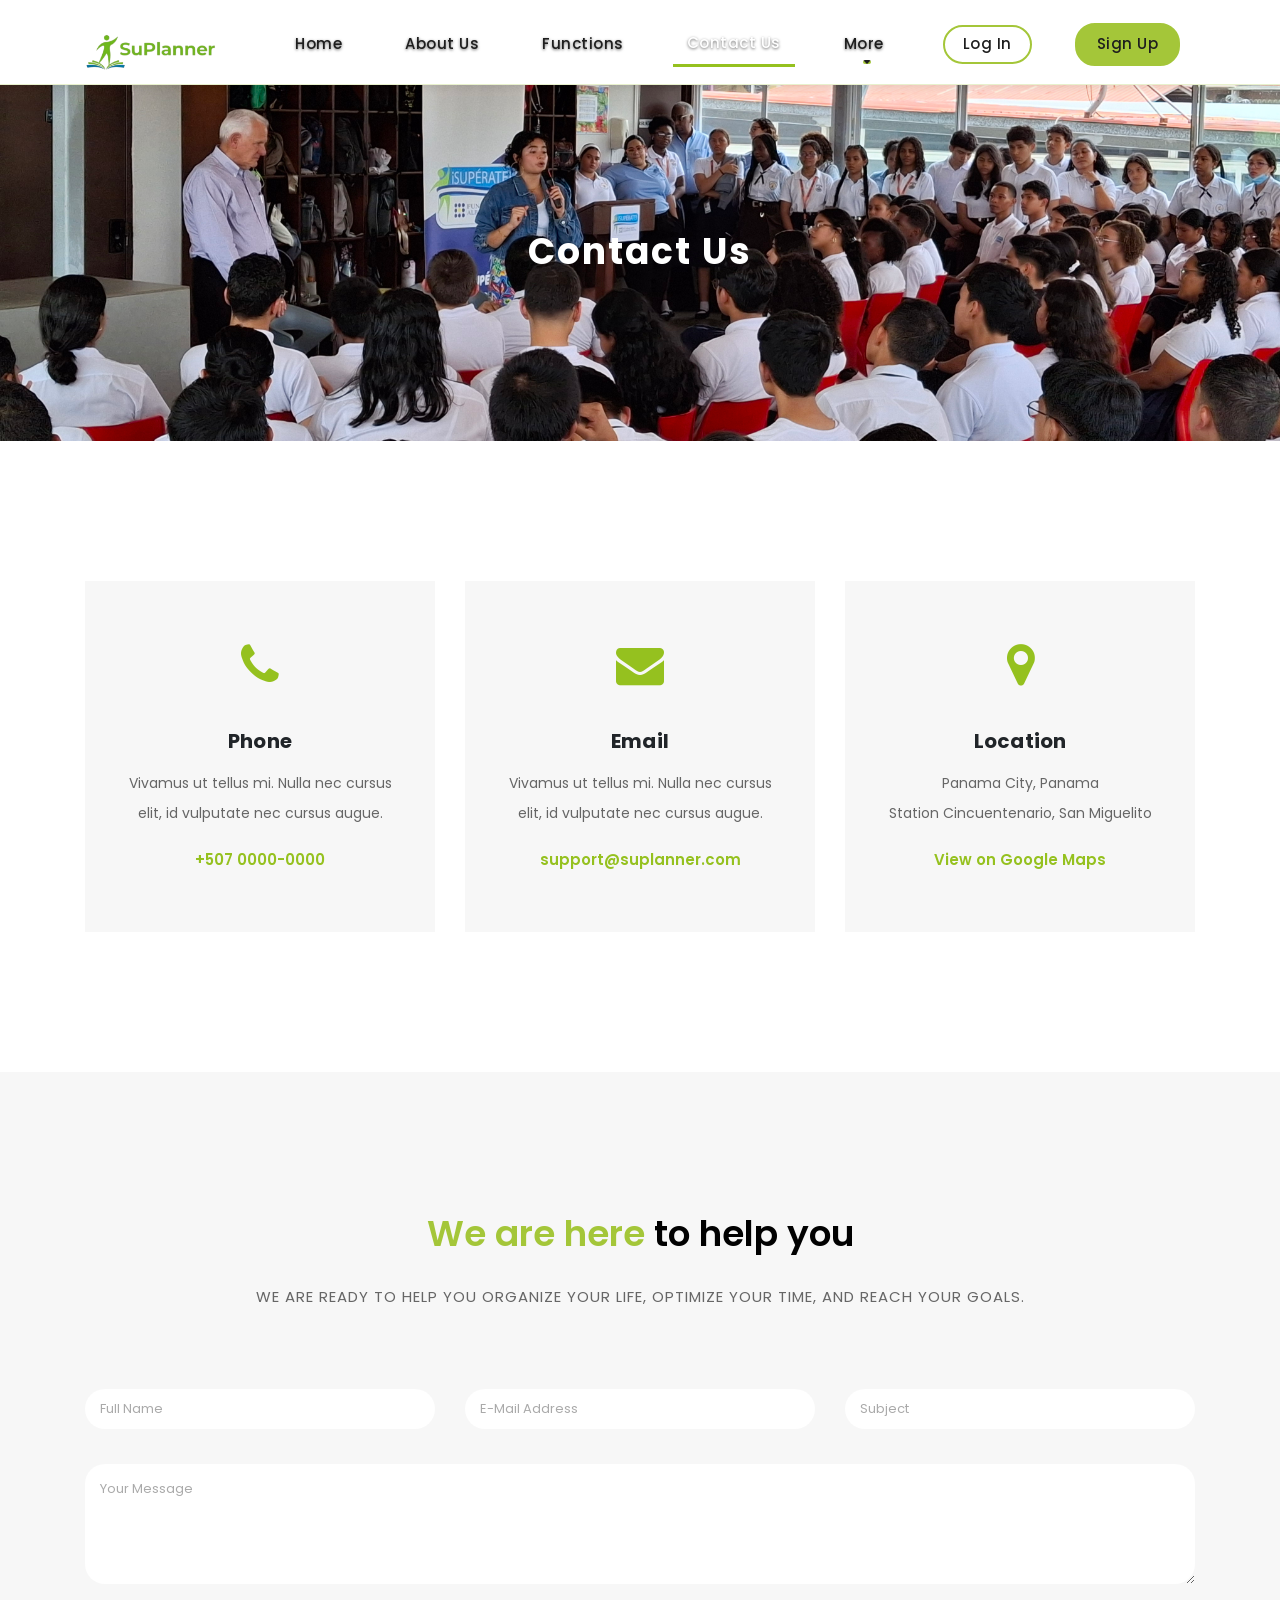
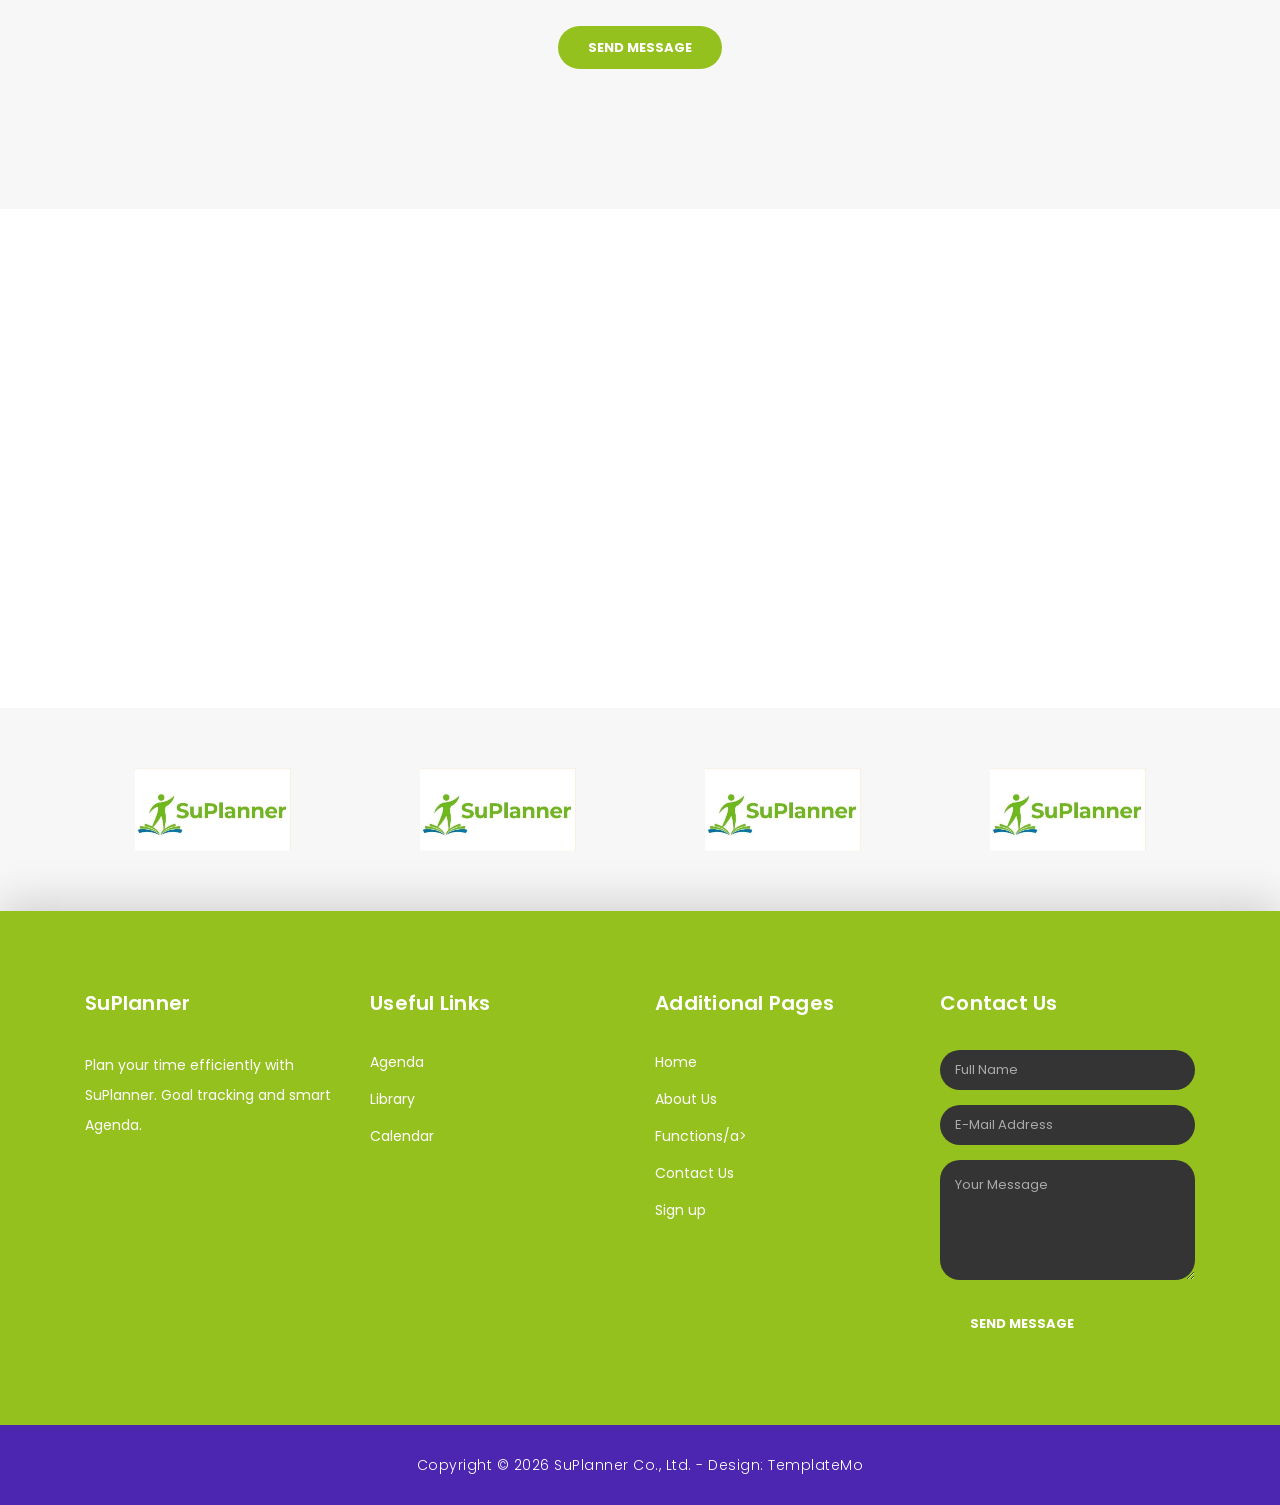
<file: contact.html>
<!DOCTYPE html>
<html lang="en">

  <head>

    <meta charset="utf-8">
    <meta name="viewport" content="width=device-width, initial-scale=1, shrink-to-fit=no">
    <meta name="description" content="">
    <meta name="author" content="TemplateMo">
    <link href="https://fonts.googleapis.com/css?family=Poppins:100,200,300,400,500,600,700,800,900&display=swap" rel="stylesheet">

    <title>Suplanner Contact Information</title>

    <!-- Bootstrap core CSS -->
    <link href="vendor/bootstrap/css/bootstrap.min.css" rel="stylesheet">

    <!-- Additional CSS Files -->
    <link rel="stylesheet" href="assets/css/fontawesome.css">
    <link rel="stylesheet" href="assets/css/templatemo-finance-business.css">
    <link rel="stylesheet" href="assets/css/owl.css">
    <link rel="stylesheet" href="https://unpkg.com/aos@2.3.4/dist/aos.css">
<!--

Finance Business TemplateMo

https://templatemo.com/tm-545-finance-business

-->
<style>
 /* =========================================================
   HEADER PRINCIPAL - SUPLANNER
   ========================================================= */

header {
  position: absolute;
  width: 100%;
  height: 85px;
  background: rgba(0, 0, 0, 0.35);
  z-index: 100;
  transition: all 0.3s ease;
  border-bottom: 1px solid rgba(164, 198, 57, 0.25);
  box-shadow: 0 4px 20px rgba(0, 0, 0, 0.15);
}

/* Barra de navegación */
.navbar {
  padding: 10px 0;
  height: 100%;
}

/* =========================================================
   LOGO
   ========================================================= */

.navbar-brand {
  display: flex;
  align-items: center;
  padding-top: 0;
  padding-bottom: 0;
  margin-right: 35px;
  overflow: visible;
}

.navbar-brand img {
  height: 75px;
  max-height: 75px;
  width: auto;
  object-fit: contain;
  transition: all 0.3s ease;
}

/* Efecto al pasar el mouse sobre el logo */
.navbar-brand:hover img {
  transform: scale(1.05);
  filter: drop-shadow(0 0 8px rgba(164, 198, 57, 0.35));
}

/* =========================================================
   MENÚ PRINCIPAL
   ========================================================= */

.navbar-nav {
  align-items: center;
  gap: 5px;
}

.navbar-nav .nav-item .nav-link {
  position: relative;
  padding: 10px 14px;
  color: #ffffff !important;
  font-weight: 500;
  font-size: 14px;
  letter-spacing: 0.3px;
  text-decoration: none;
  transition: all 0.3s ease;
  text-shadow: 0 1px 3px rgba(0, 0, 0, 0.6);
}

/* Línea verde debajo del enlace */
.navbar-nav .nav-item .nav-link:not(.btn-nav-login):not(.btn-nav-signup)::after {
  content: "";
  position: absolute;
  left: 50%;
  bottom: 2px;
  width: 0;
  height: 2px;
  background-color: #a4c639;
  border-radius: 2px;
  transform: translateX(-50%);
  transition: width 0.3s ease;
}

/* Hover de los enlaces */
.navbar-nav .nav-item .nav-link:hover {
  color: #ffffff !important;
  transform: translateY(-2px);
  text-shadow: 0 0 8px rgba(255, 255, 255, 0.35);
}

/* Línea al pasar el mouse */
.navbar-nav .nav-item .nav-link:hover::after {
  width: 65%;
}

/* Página activa */
.navbar-nav .nav-item.active .nav-link {
  color: #ffffff !important;
}

.navbar-nav .nav-item.active .nav-link::after {
  width: 65%;
}

/* =========================================================
   BOTÓN LOGIN
   ========================================================= */

.btn-nav-login {
  background: rgba(0, 0, 0, 0.15);
  color: #ffffff !important;
  border: 2px solid #a4c639;
  border-radius: 25px;
  padding: 7px 20px !important;
  margin-left: 12px;
  transition: all 0.3s ease;
  text-shadow: none !important;
}

/* Quitar línea inferior del botón */
.btn-nav-login::after {
  display: none !important;
}

.btn-nav-login:hover {
  background-color: #a4c639;
  color: #ffffff !important;
  border-color: #a4c639;
  transform: translateY(-2px) !important;
  box-shadow: 0 5px 15px rgba(164, 198, 57, 0.3);
}

/* =========================================================
   BOTÓN SIGN UP
   ========================================================= */

.btn-nav-signup {
  background-color: #a4c639;
  color: #ffffff !important;
  border: 2px solid #a4c639;
  border-radius: 25px;
  padding: 7px 20px !important;
  margin-left: 8px;
  transition: all 0.3s ease;
  text-shadow: none !important;
}

/* Quitar línea inferior del botón */
.btn-nav-signup::after {
  display: none !important;
}

.btn-nav-signup:hover {
  background-color: #8fae2d;
  border-color: #8fae2d;
  color: #ffffff !important;
  transform: translateY(-2px) !important;
  box-shadow: 0 5px 15px rgba(164, 198, 57, 0.4);
}

/* =========================================================
   MENÚ HAMBURGUESA
   ========================================================= */

.navbar-toggler {
  border: none;
  background: transparent;
  padding: 0;
  outline: none !important;
  box-shadow: none !important;
}

.navbar-toggler:focus {
  outline: none;
  box-shadow: none;
}

.hamburger-icon {
  width: 30px;
  height: 22px;
  position: relative;
  display: flex;
  flex-direction: column;
  justify-content: space-between;
  cursor: pointer;
}

.hamburger-icon span {
  display: block;
  height: 3px;
  width: 100%;
  background-color: #ffffff;
  border-radius: 3px;
  transition: all 0.3s ease-in-out;
}

/* Animación al abrir */
.navbar-toggler[aria-expanded="true"] .hamburger-icon span:nth-child(1) {
  transform: translateY(9.5px) rotate(45deg);
  background-color: #a4c639;
}

.navbar-toggler[aria-expanded="true"] .hamburger-icon span:nth-child(2) {
  opacity: 0;
}

.navbar-toggler[aria-expanded="true"] .hamburger-icon span:nth-child(3) {
  transform: translateY(-9.5px) rotate(-45deg);
  background-color: #a4c639;
}

      /* Botones de Autenticación Navbar */
      .btn-nav-login {
        background-color: transparent;
        color: #fff !important;
        border: 2px solid #a4c639;
        border-radius: 20px;
        padding: 6px 18px !important;
        margin-left: 10px;
        transition: all 0.3s ease;
      }

      .btn-nav-login:hover {
        background-color: #a4c639;
        color: #fff !important;
      }

      .btn-nav-signup {
        background-color: #a4c639;
        color: #fff !important;
        border-radius: 20px;
        padding: 8px 20px !important;
        margin-left: 8px;
        transition: all 0.3s ease;
      }

      .btn-nav-signup:hover {
        background-color: #8fae2d;
        color: #fff !important;
      }

  /* Ajuste responsivo para teléfonos y tablets */
  @media (max-width: 991px) {
    header {
      height: 70px;
    }
    
    .navbar-brand img {
      height: 50px;         /* Tamaño adaptado para pantallas móviles */
      max-height: 50px;
    }
  }

  /* --- LOGO EN EL PIE DE PÁGINA (FOOTER) --- */
  .footer-logo {
    height: 55px;
    width: auto;
    margin-bottom: 20px;
    display: block;
  }
  </style>
  </head>

  <body>

    <!-- ***** Preloader Start ***** -->
    <div id="preloader">
        <div class="jumper">
            <div></div>
            <div></div>
            <div></div>
        </div>
    </div>  
    <!-- ***** Preloader End ***** -->

    <header class="">
      <nav class="navbar navbar-expand-lg">
        <div class="container">
          <a class="navbar-brand" href="index.html"> 
            <img src="logo2.png" alt="SuPlanner">
          </a>
          <button class="navbar-toggler" type="button" data-toggle="collapse" data-target="#navbarResponsive" aria-controls="navbarResponsive" aria-expanded="false" aria-label="Toggle navigation">
            <span class="navbar-toggler-icon"></span>
          </button>
          <div class="collapse navbar-collapse" id="navbarResponsive">
            <ul class="navbar-nav ml-auto">
              <li class="nav-item">
                <a class="nav-link" href="index.html">Home
                  <span class="sr-only">(current)</span>
                </a>
              </li>
              <li class="nav-item">
                <a class="nav-link" href="about.html">About Us</a>
              </li>
              <li class="nav-item">
                <a class="nav-link" href="services.html">Functions</a>
              </li>
              <li class="nav-item active">
                <a class="nav-link" href="contact.html">Contact Us</a>
              </li>

               <li class="nav-item dropdown">
    <a class="nav-link dropdown-toggle" href="#" id="moreDropdown"
       role="button" data-toggle="dropdown" aria-haspopup="true"
       aria-expanded="false">
        More
    </a>

    <div class="dropdown-menu dropdown-menu-right" aria-labelledby="moreDropdown">
        <a class="dropdown-item" href="Calendario.html">
            <i class="fa fa-calendar"></i> Planner
        </a>

        <a class="dropdown-item" href="libreria.html">
            <i class="fa fa-bar-chart"></i> Library
        </a>
    </div>
</li>

              <!-- Botones Funcionales de Login y Sign Up -->
              <li class="nav-item">
                <a class="nav-link btn-nav-login" href="#" data-toggle="modal" data-target="#loginModal">Log In</a>
              </li>
              <li class="nav-item">
                <a class="nav-link btn-nav-signup" href="#" data-toggle="modal" data-target="#signupModal">Sign Up</a>
              </li>
            </ul>
          </div>
        </div>
      </nav>
              
            </ul>
          </div>
        </div>
      </nav>
    </header>

    <!-- Page Content -->
    <div class="page-heading header-text">
      <div class="container">
        <div class="row">
          <div class="col-md-12">
            <h1>Contact Us</h1>
  
          </div>
        </div>
      </div>
    </div>

    <div class="contact-information">
      <div class="container">
        <div class="row">
          <div class="col-md-4">
            <div class="contact-item" data-aos="fade-up">
              <i class="fa fa-phone"></i>
              <h4>Phone</h4>
              <p>Vivamus ut tellus mi. Nulla nec cursus elit, id vulputate nec cursus augue.</p>
              <a href="#">+507 0000-0000</a>
            </div>
          </div>
          <div class="col-md-4">
            <div class="contact-item" data-aos="fade-up">
              <i class="fa fa-envelope"></i>
              <h4>Email</h4>
              <p>Vivamus ut tellus mi. Nulla nec cursus elit, id vulputate nec cursus augue.</p>
              <a href="#">support@suplanner.com</a>
            </div>
          </div>
          <div class="col-md-4">
            <div class="contact-item" data-aos="fade-up">
              <i class="fa fa-map-marker"></i>
              <h4>Location</h4>
              <p>Panama City, Panama<br>Station Cincuentenario, San Miguelito</p>
              <a href="#">View on Google Maps</a>
            </div>
          </div>
        </div>
      </div>
    </div>

    <div class="callback-form contact-us" data-aos="fade-up">
      <div class="container">
        <div class="row">
          <div class="col-md-12">
            <div class="section-heading">
              <h2>We are here <em>to help you</em></h2>
              <span>We are ready to help you organize your life, optimize your time, and reach your goals.</span>
            </div>
          </div>
          <div class="col-md-12">
            <div class="contact-form">
              <form id="contact" action="" method="get">
                <div class="row">
                  <div class="col-lg-4 col-md-12 col-sm-12">
                    <fieldset>
                      <input name="name" type="text" class="form-control" id="name" placeholder="Full Name" required="">
                    </fieldset>
                  </div>
                  <div class="col-lg-4 col-md-12 col-sm-12">
                    <fieldset>
                      <input name="email" type="text" class="form-control" id="email" pattern="[^ @]*@[^ @]*" placeholder="E-Mail Address" required="">
                    </fieldset>
                  </div>
                  <div class="col-lg-4 col-md-12 col-sm-12">
                    <fieldset>
                      <input name="subject" type="text" class="form-control" id="subject" placeholder="Subject" required="">
                    </fieldset>
                  </div>
                  <div class="col-lg-12">
                    <fieldset>
                      <textarea name="message" rows="6" class="form-control" id="message" placeholder="Your Message" required=""></textarea>
                    </fieldset>
                  </div>
                  <div class="col-lg-12">
                    <fieldset>
                      <button type="submit" id="form-submit" class="filled-button">Send Message</button>
                    </fieldset>
                  </div>
                </div>
              </form>
            </div>
          </div>
        </div>
      </div>
    </div>

    <div id="map">
<!-- How to change your own map point
	1. Go to Google Maps
	2. Click on your location point
	3. Click "Share" and choose "Embed map" tab
	4. Copy only URL and paste it within the src="" field below
-->
      <iframe src="https://www.google.com/maps/embed?pb=!1m14!1m8!1m3!1d1970.1671597063855!2d-79.4946913!3d9.0332361!3m2!1i1024!2i768!4f13.1!3m3!1m2!1s0x8faca9de00e4ca8b%3A0xf150984eb35d11fb!2sCentro%20Sup%C3%A9rate%20Fundaci%C3%B3n%20Alberto%20Motta!5e0!3m2!1sen!2spa!4v1786119422486!5m2!1sen!2spa" width="100%" height="500px" frameborder="0" style="border:0" allowfullscreen></iframe>
    </div>

    <div class="partners contact-partners">
      <div class="container">
        <div class="row">
          <div class="col-md-12">
            <div class="owl-partners owl-carousel">
              <div class="partner-item">
                <img src="assets/images/logo.jpg" alt="">
              </div>
            </div>
          </div>
        </div>
      </div>
    </div>


    <!-- Footer Starts Here -->
    <footer>
      <div class="container">
        <div class="row">
          <div class="col-md-3 footer-item">
            <h4>SuPlanner</h4>
            <p>Plan your time efficiently with SuPlanner. Goal tracking and smart Agenda.</p>

          </div>
          <div class="col-md-3 footer-item">
            <h4>Useful Links</h4>
            <ul class="menu-list">
              <li><a href="#">Agenda</a></li>
              <li><a href="#">Library</a></li>
              <li><a href="#">Calendar</a></li>

            </ul>
          </div>
          <div class="col-md-3 footer-item">
            <h4>Additional Pages</h4>
            <ul class="menu-list">
              <li><a href="#">Home</a></li>
              <li><a href="#">About Us</a></li>
              <li><a href="#">Functions/a></li>
              <li><a href="#">Contact Us</a></li>
              <li><a href="#">Sign up</a></li>
            </ul>
          </div>
          <div class="col-md-3 footer-item last-item">
            <h4>Contact Us</h4>
            <div class="contact-form">
              <form id="contact footer-contact" action="" method="post">
                <div class="row">
                  <div class="col-lg-12 col-md-12 col-sm-12">
                    <fieldset>
                      <input name="name" type="text" class="form-control" id="name" placeholder="Full Name" required="">
                    </fieldset>
                  </div>
                  <div class="col-lg-12 col-md-12 col-sm-12">
                    <fieldset>
                      <input name="email" type="text" class="form-control" id="email" pattern="[^ @]*@[^ @]*" placeholder="E-Mail Address" required="">
                    </fieldset>
                  </div>
                  <div class="col-lg-12">
                    <fieldset>
                      <textarea name="message" rows="6" class="form-control" id="message" placeholder="Your Message" required=""></textarea>
                    </fieldset>
                  </div>
                  <div class="col-lg-12">
                    <fieldset>
                      <button type="submit" id="form-submit" class="filled-button">Send Message</button>
                    </fieldset>
                  </div>
                </div>
              </form>
            </div>
          </div>
        </div>
      </div>
    </footer>
    
    <div class="sub-footer">
      <div class="container">
        <div class="row">
          <div class="col-md-12">
            <p>Copyright &copy; 2026 SuPlanner Co., Ltd.
            
            - Design: <a rel="nofollow noopener" href="https://templatemo.com" target="_blank">TemplateMo</a></p>
          </div>
        </div>
      </div>
    </div>
    <!-- Login Modal Integration -->
    <div class="modal fade" id="loginModal" tabindex="-1" role="dialog" aria-labelledby="loginModalLabel" aria-hidden="true">
      <div class="modal-dialog modal-dialog-centered" role="document">
        <div class="modal-content" style="background-color: #232323; border: none; border-radius: 5px;">
          <div class="modal-header" style="border-bottom: 1px solid #333;">
            <h5 class="modal-title" id="loginModalLabel" style="color: #fff;">SuPlanner <em style="color: #a4c639; font-style: normal;">Login</em></h5>
            <button type="button" class="close" data-dismiss="modal" aria-label="Close" style="color: #fff;">
              <span aria-hidden="true">&times;</span>
            </button>
          </div>
          <div class="modal-body" style="padding: 30px;">
            <form action="" method="post">
              <div class="row">
                <div class="col-lg-12" style="margin-bottom: 20px;">
                  <fieldset>
                    <input name="login-email" type="email" class="form-control" placeholder="E-Mail Address" required="" style="background-color: #1e1e1e; color: #fff; border: 1px solid #333;">
                  </fieldset>
                </div>
                <div class="col-lg-12" style="margin-bottom: 20px;">
                  <fieldset>
                    <input name="login-password" type="password" class="form-control" placeholder="Password" required="" style="background-color: #1e1e1e; color: #fff; border: 1px solid #333;">
                  </fieldset>
                </div>
                <div class="col-lg-12">
                  <fieldset>
                    <button type="submit" class="filled-button" style="width: 100%;">Sign In</button>
                  </fieldset>
                </div>
              </div>
            </form>
          </div>
        </div>
      </div>
    </div>

    <!-- Sign Up Modal Integration -->
    <div class="modal fade" id="signupModal" tabindex="-1" role="dialog" aria-labelledby="signupModalLabel" aria-hidden="true">
      <div class="modal-dialog modal-dialog-centered" role="document">
        <div class="modal-content" style="background-color: #232323; border: none; border-radius: 5px;">
          <div class="modal-header" style="border-bottom: 1px solid #333;">
            <h5 class="modal-title" id="signupModalLabel" style="color: #fff;">SuPlanner <em style="color: #a4c639; font-style: normal;">Sign Up</em></h5>
            <button type="button" class="close" data-dismiss="modal" aria-label="Close" style="color: #fff;">
              <span aria-hidden="true">&times;</span>
            </button>
          </div>
          <div class="modal-body" style="padding: 30px;">
            <form action="" method="post">
              <div class="row">
                <div class="col-lg-12" style="margin-bottom: 20px;">
                  <fieldset>
                    <input name="signup-name" type="text" class="form-control" placeholder="Full Name" required="" style="background-color: #1e1e1e; color: #fff; border: 1px solid #333;">
                  </fieldset>
                </div>
                <div class="col-lg-12" style="margin-bottom: 20px;">
                  <fieldset>
                    <input name="signup-email" type="email" class="form-control" placeholder="E-Mail Address" required="" style="background-color: #1e1e1e; color: #fff; border: 1px solid #333;">
                  </fieldset>
                </div>
                <div class="col-lg-12" style="margin-bottom: 20px;">
                  <fieldset>
                    <input name="signup-password" type="password" class="form-control" placeholder="Password" required="" style="background-color: #1e1e1e; color: #fff; border: 1px solid #333;">
                  </fieldset>
                </div>
                <div class="col-lg-12">
                  <fieldset>
                    <button type="submit" class="filled-button" style="width: 100%;">Create Account</button>
                  </fieldset>
                </div>
              </div>
            </form>
          </div>
        </div>
      </div>
    </div>

    <!-- Bootstrap core JavaScript -->
    <script src="vendor/jquery/jquery.min.js"></script>
    <script src="vendor/bootstrap/js/bootstrap.bundle.min.js"></script>

    <!-- Additional Scripts -->
    <script src="assets/js/custom.js"></script>
    <script src="assets/js/owl.js"></script>
    <script src="assets/js/slick.js"></script>
    <script src="assets/js/accordions.js"></script>

    <script language = "text/Javascript"> 
      cleared[0] = cleared[1] = cleared[2] = 0; //set a cleared flag for each field
      function clearField(t){                   //declaring the array outside of the
      if(! cleared[t.id]){                      // function makes it static and global
          cleared[t.id] = 1;  // you could use true and false, but that's more typing
          t.value='';         // with more chance of typos
          t.style.color='#fff';
          }
      }
    </script>
    <script src="https://unpkg.com/aos@2.3.4/dist/aos.js"></script>
    <script>
      AOS.init({

        duration: 900,
        once: true,
      
      });
    </script>
  </body>
</html>
</file>
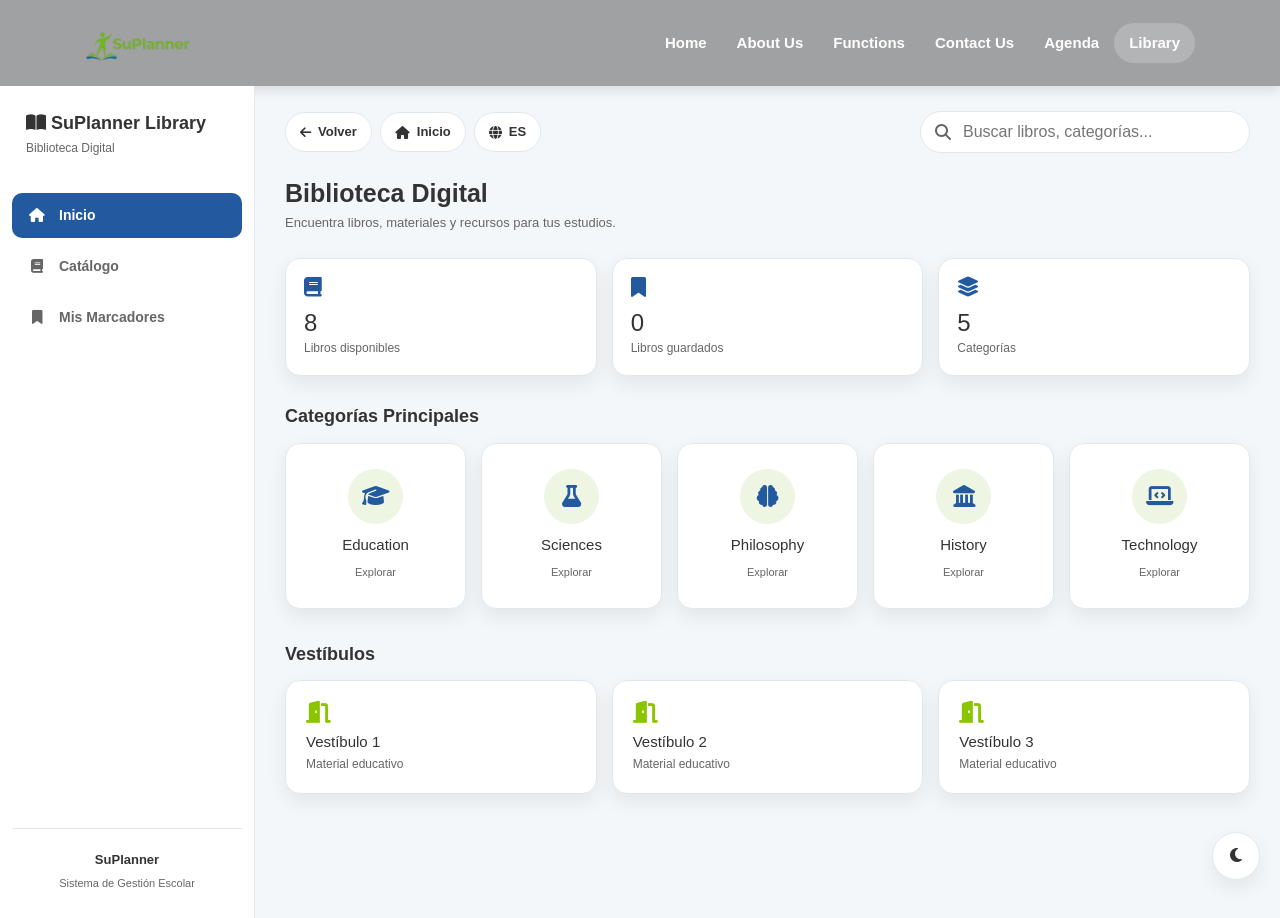
<file: libreria.html>
<!DOCTYPE html>
<html lang="es">

<head>
    <meta charset="UTF-8">
    <meta name="viewport" content="width=device-width, initial-scale=1.0">

    <meta name="description" content="Biblioteca Digital SuPlanner">
    <meta name="author" content="SuPlanner">

    <title>SuPlanner - Library</title>

    <!-- Bootstrap -->
    <link rel="stylesheet"
        href="https://cdn.jsdelivr.net/npm/bootstrap@4.6.2/dist/css/bootstrap.min.css">

    <!-- Font Awesome -->
    <link rel="stylesheet"
        href="https://cdnjs.cloudflare.com/ajax/libs/font-awesome/6.5.2/css/all.min.css">

    <style>

        /* =========================================================
           VARIABLES
        ========================================================= */

        :root {
            --bg-main: #f4f7fa;
            --bg-header: #8BC400;
            --bg-card: #ffffff;
            --text-main: #333333;
            --text-muted: #666666;
            --border-color: #e1e8ed;
            --accent-blue: #235a9f;
            --accent-green: #8BC400;
            --sidebar-hover: #eef5e2;
            --shadow: 0 8px 20px rgba(0,0,0,0.07);
        }

        body.dark-mode {
            --bg-main: #121824;
            --bg-header: #1f2937;
            --bg-card: #1e293b;
            --text-main: #f1f5f9;
            --text-muted: #94a3b8;
            --border-color: #334155;
            --accent-blue: #3b82f6;
            --accent-green: #8BC400;
            --sidebar-hover: #263449;
            --shadow: 0 8px 20px rgba(0,0,0,0.3);
        }

        * {
            box-sizing: border-box;
            margin: 0;
            padding: 0;
            font-family: "Segoe UI", Arial, sans-serif;
            transition:
                background-color .25s ease,
                color .25s ease,
                border-color .25s ease;
        }

        html {
            scroll-behavior: smooth;
        }

        body {
            background: var(--bg-main);
            color: var(--text-main);
            min-height: 100vh;
        }


        /* =========================================================
           HEADER GENERAL
        ========================================================= */

        header {
            background-color: rgba(0, 0, 0, 0.35);
            box-shadow: 0 4px 12px rgba(0,0,0,.12);
            position: static;
            top: 0;
            z-index: 999;
        }

        .navbar {
            padding: 8px 0;
        }

        .navbar-brand {
            display: flex;
            align-items: center;
        }

        .navbar-brand img {
            height: 60px;
            width: auto;
            object-fit: contain;
        }

        .nav-link {
            color: white !important;
            font-weight: 600;
            font-size: 15px;
            padding: 9px 15px !important;
            border-radius: 20px;
        }

        .nav-link:hover,
        .nav-item.active .nav-link {
            background: rgba(255,255,255,.20);
            color: white !important;
        }

        .navbar-toggler {
            border: 1px solid rgba(255,255,255,.5);
            padding: 6px 9px;
        }

        .navbar-toggler-icon {
            background-image: url(
                "data:image/svg+xml;charset=utf8,%3Csvg viewBox='0 0 30 30' xmlns='http://www.w3.org/2000/svg'%3E%3Cpath stroke='rgba(255,255,255,1)' stroke-width='2' stroke-linecap='round' d='M4 7h22M4 15h22M4 23h22'/%3E%3C/svg%3E"
            );
        }


        /* =========================================================
           CONTENEDOR PRINCIPAL
        ========================================================= */

        .library-wrapper {
            display: flex;
            min-height: calc(100vh - 68px);
        }


        /* =========================================================
           SIDEBAR
        ========================================================= */

        .sidebar {
            width: 255px;
            flex-shrink: 0;
            background: var(--bg-card);
            border-right: 1px solid var(--border-color);
            display: flex;
            flex-direction: column;
            justify-content: space-between;
            padding: 22px 12px;
        }

        .library-brand {
            padding: 5px 14px 20px;
        }

        .library-brand h3 {
            font-size: 18px;
            margin-bottom: 4px;
            font-weight: 700;
        }

        .library-brand p {
            color: var(--text-muted);
            font-size: 12px;
        }

        .sidebar-menu {
            display: flex;
            flex-direction: column;
            gap: 6px;
        }

        .sidebar-link {
            width: 100%;
            border: none;
            background: transparent;
            color: var(--text-muted);
            text-decoration: none;
            padding: 12px 15px;
            border-radius: 10px;
            display: flex;
            align-items: center;
            gap: 12px;
            font-size: 14px;
            font-weight: 600;
            cursor: pointer;
            text-align: left;
        }

        .sidebar-link i {
            width: 20px;
            text-align: center;
        }

        .sidebar-link:hover {
            background: var(--sidebar-hover);
            color: var(--accent-blue);
            text-decoration: none;
        }

        .sidebar-link.active {
            background: var(--accent-blue);
            color: white;
        }

        .sidebar-footer {
            border-top: 1px solid var(--border-color);
            padding: 18px 12px 5px;
            text-align: center;
        }

        .sidebar-footer strong {
            font-size: 13px;
        }

        .sidebar-footer span {
            display: block;
            color: var(--text-muted);
            font-size: 11px;
            margin-top: 4px;
        }


        /* =========================================================
           CONTENIDO
        ========================================================= */

        .main-content {
            flex: 1;
            padding: 25px 30px;
            min-width: 0;
        }


        /* =========================================================
           BARRA SUPERIOR
        ========================================================= */

        .top-bar {
            display: flex;
            align-items: center;
            justify-content: space-between;
            gap: 15px;
            margin-bottom: 25px;
            flex-wrap: wrap;
        }

        .top-actions {
            display: flex;
            gap: 8px;
            flex-wrap: wrap;
        }

        .action-btn {
            border: 1px solid var(--border-color);
            background: var(--bg-card);
            color: var(--text-main);
            border-radius: 20px;
            padding: 9px 14px;
            cursor: pointer;
            font-size: 13px;
            font-weight: 600;
            display: flex;
            align-items: center;
            gap: 7px;
        }

        .action-btn:hover {
            background: var(--sidebar-hover);
            color: var(--accent-blue);
        }

        .search-container {
            position: relative;
            width: 330px;
            max-width: 100%;
        }

        .search-container i {
            position: absolute;
            left: 15px;
            top: 50%;
            transform: translateY(-50%);
            color: var(--text-muted);
        }

        .search-container input {
            width: 100%;
            height: 42px;
            border-radius: 22px;
            border: 1px solid var(--border-color);
            background: var(--bg-card);
            color: var(--text-main);
            padding: 0 15px 0 42px;
            outline: none;
        }

        .search-container input:focus {
            border-color: var(--accent-blue);
        }


        /* =========================================================
           PÁGINAS
        ========================================================= */

        .page {
            display: none;
            animation: fadeIn .25s ease;
        }

        .page.active {
            display: block;
        }

        @keyframes fadeIn {
            from {
                opacity: 0;
                transform: translateY(5px);
            }
            to {
                opacity: 1;
                transform: translateY(0);
            }
        }


        /* =========================================================
           TITULOS
        ========================================================= */

        .page-title {
            margin-bottom: 5px;
            font-size: 25px;
            font-weight: 700;
        }

        .page-description {
            color: var(--text-muted);
            font-size: 13px;
            margin-bottom: 25px;
        }

        .section-title {
            font-size: 18px;
            font-weight: 700;
            margin-bottom: 15px;
        }


        /* =========================================================
           CATEGORÍAS
        ========================================================= */

        .categories-grid {
            display: grid;
            grid-template-columns: repeat(auto-fit, minmax(170px, 1fr));
            gap: 15px;
            margin-bottom: 35px;
        }

        .category-card {
            background: var(--bg-card);
            border: 1px solid var(--border-color);
            border-radius: 15px;
            padding: 25px 15px;
            text-align: center;
            cursor: pointer;
            box-shadow: var(--shadow);
        }

        .category-card:hover {
            transform: translateY(-4px);
            border-color: var(--accent-blue);
        }

        .category-icon {
            width: 55px;
            height: 55px;
            border-radius: 50%;
            background: var(--sidebar-hover);
            color: var(--accent-blue);
            display: flex;
            align-items: center;
            justify-content: center;
            margin: 0 auto 12px;
            font-size: 22px;
        }

        .category-card h4 {
            font-size: 15px;
            margin-bottom: 5px;
        }

        .category-card span {
            color: var(--text-muted);
            font-size: 11px;
        }


        /* =========================================================
           VESTÍBULOS
        ========================================================= */

        .vestibules-grid {
            display: grid;
            grid-template-columns: repeat(auto-fit, minmax(180px, 1fr));
            gap: 15px;
            margin-bottom: 30px;
        }

        .vestibule-card {
            background: var(--bg-card);
            border: 1px solid var(--border-color);
            border-radius: 15px;
            padding: 20px;
            cursor: pointer;
            box-shadow: var(--shadow);
        }

        .vestibule-card:hover {
            transform: translateY(-3px);
            border-color: var(--accent-green);
        }

        .vestibule-card i {
            color: var(--accent-green);
            font-size: 22px;
            margin-bottom: 10px;
        }

        .vestibule-card h4 {
            font-size: 15px;
            margin-bottom: 4px;
        }

        .vestibule-card p {
            color: var(--text-muted);
            font-size: 12px;
            margin: 0;
        }


        /* =========================================================
           ESTADÍSTICAS
        ========================================================= */

        .library-stats {
            display: grid;
            grid-template-columns: repeat(3, 1fr);
            gap: 15px;
            margin-bottom: 30px;
        }

        .stat-card {
            background: var(--bg-card);
            border: 1px solid var(--border-color);
            border-radius: 15px;
            padding: 18px;
            box-shadow: var(--shadow);
        }

        .stat-card i {
            color: var(--accent-blue);
            font-size: 20px;
        }

        .stat-card h3 {
            font-size: 24px;
            margin: 8px 0 2px;
        }

        .stat-card p {
            margin: 0;
            color: var(--text-muted);
            font-size: 12px;
        }


        /* =========================================================
           CATALOGO
        ========================================================= */

        .catalog-header {
            display: flex;
            justify-content: space-between;
            align-items: center;
            gap: 15px;
            margin-bottom: 20px;
            flex-wrap: wrap;
        }

        .tabs {
            display: flex;
            gap: 5px;
            flex-wrap: wrap;
            border-bottom: 1px solid var(--border-color);
            margin-bottom: 25px;
        }

        .tab {
            border: none;
            background: transparent;
            color: var(--text-muted);
            padding: 10px 15px;
            cursor: pointer;
            font-weight: 600;
            border-bottom: 2px solid transparent;
        }

        .tab:hover {
            color: var(--accent-blue);
        }

        .tab.active {
            color: var(--accent-blue);
            border-bottom-color: var(--accent-blue);
        }


        /* =========================================================
           LIBROS
        ========================================================= */

        .books-grid {
            display: grid;
            grid-template-columns: repeat(auto-fill, minmax(175px, 1fr));
            gap: 20px;
        }

        .book-card {
            background: var(--bg-card);
            border: 1px solid var(--border-color);
            border-radius: 14px;
            overflow: hidden;
            box-shadow: var(--shadow);
            position: relative;
        }

        .book-card:hover {
            transform: translateY(-4px);
        }

        .book-cover {
            height: 190px;
            display: flex;
            flex-direction: column;
            justify-content: center;
            align-items: center;
            color: white;
            position: relative;
        }

        .cover-1 {
            background: linear-gradient(135deg, #235a9f, #4285d4);
        }

        .cover-2 {
            background: linear-gradient(135deg, #34495e, #58728b);
        }

        .cover-3 {
            background: linear-gradient(135deg, #5f9f00, #8BC400);
        }

        .cover-4 {
            background: linear-gradient(135deg, #8e2de2, #4a00e0);
        }

        .book-cover i {
            font-size: 38px;
            margin-bottom: 12px;
            opacity: .9;
        }

        .book-title {
            font-size: 20px;
            font-weight: 800;
        }

        .book-code {
            font-size: 12px;
            opacity: .85;
            margin-top: 3px;
        }

        .bookmark {
            position: absolute;
            right: 10px;
            top: 10px;
            z-index: 5;
            width: 34px;
            height: 34px;
            border: none;
            border-radius: 50%;
            background: rgba(255,255,255,.9);
            color: #777;
            cursor: pointer;
        }

        .bookmark.saved {
            color: #e74c3c;
        }

        .book-info {
            padding: 14px;
        }

        .book-name {
            font-weight: 700;
            font-size: 14px;
            margin-bottom: 5px;
        }

        .book-category {
            color: var(--text-muted);
            font-size: 11px;
        }

        .book-language {
            display: inline-block;
            margin-top: 8px;
            padding: 4px 8px;
            border-radius: 10px;
            background: var(--sidebar-hover);
            color: var(--accent-blue);
            font-size: 10px;
            font-weight: 600;
        }


        /* =========================================================
           MENSAJE VACIO
        ========================================================= */

        .empty-state {
            grid-column: 1 / -1;
            text-align: center;
            padding: 60px 20px;
            color: var(--text-muted);
        }

        .empty-state i {
            font-size: 45px;
            margin-bottom: 15px;
            opacity: .5;
        }

        .empty-state h3 {
            font-size: 17px;
            margin-bottom: 5px;
        }

        .empty-state p {
            font-size: 13px;
        }


        /* =========================================================
           MODO OSCURO
        ========================================================= */

        .theme-button {
            position: fixed;
            right: 20px;
            bottom: 20px;
            width: 48px;
            height: 48px;
            border-radius: 50%;
            border: 1px solid var(--border-color);
            background: var(--bg-card);
            color: var(--text-main);
            box-shadow: var(--shadow);
            cursor: pointer;
            z-index: 1000;
        }

        .theme-button:hover {
            transform: scale(1.08);
        }


        /* =========================================================
           MODAL
        ========================================================= */

        .modal-overlay {
            position: fixed;
            inset: 0;
            background: rgba(0,0,0,.55);
            display: flex;
            align-items: center;
            justify-content: center;
            padding: 20px;
            opacity: 0;
            visibility: hidden;
            z-index: 2000;
        }

        .modal-overlay.active {
            opacity: 1;
            visibility: visible;
        }

        .custom-modal {
            width: 100%;
            max-width: 430px;
            background: var(--bg-card);
            border-radius: 18px;
            padding: 25px;
            box-shadow: 0 20px 50px rgba(0,0,0,.25);
        }

        .custom-modal h3 {
            font-size: 19px;
            margin-bottom: 10px;
        }

        .custom-modal p {
            color: var(--text-muted);
            font-size: 13px;
            margin-bottom: 20px;
        }

        .modal-buttons {
            display: flex;
            justify-content: flex-end;
            gap: 10px;
        }

        .modal-btn {
            border: none;
            border-radius: 8px;
            padding: 9px 16px;
            cursor: pointer;
            font-weight: 600;
        }

        .modal-primary {
            background: var(--accent-blue);
            color: white;
        }

        .modal-secondary {
            background: var(--border-color);
            color: var(--text-main);
        }


        /* =========================================================
           RESPONSIVE
        ========================================================= */

        @media (max-width: 991px) {

            .sidebar {
                width: 210px;
            }

            .main-content {
                padding: 20px;
            }

            .search-container {
                width: 260px;
            }
        }

        @media (max-width: 768px) {

            .library-wrapper {
                flex-direction: column;
            }

            .sidebar {
                width: 100%;
                padding: 12px;
                border-right: none;
                border-bottom: 1px solid var(--border-color);
            }

            .library-brand {
                display: none;
            }

            .sidebar-menu {
                flex-direction: row;
                overflow-x: auto;
            }

            .sidebar-link {
                white-space: nowrap;
                justify-content: center;
            }

            .sidebar-footer {
                display: none;
            }

            .top-bar {
                align-items: stretch;
            }

            .top-actions {
                width: 100%;
            }

            .action-btn {
                flex: 1;
                justify-content: center;
            }

            .search-container {
                width: 100%;
            }

            .library-stats {
                grid-template-columns: 1fr;
            }

            .books-grid {
                grid-template-columns: repeat(2, 1fr);
            }
        }

        @media (max-width: 480px) {

            .navbar-brand img {
                height: 45px;
            }

            .main-content {
                padding: 15px;
            }

            .page-title {
                font-size: 21px;
            }

            .books-grid {
                grid-template-columns: 1fr;
            }

            .categories-grid {
                grid-template-columns: 1fr 1fr;
            }

            .action-btn span {
                display: none;
            }
        }

    </style>
</head>


<body id="body">


<!-- ============================================================
     HEADER
============================================================ -->

<header>

    <nav class="navbar navbar-expand-lg">

        <div class="container">

            <a class="navbar-brand" href="index.html">
                <img src="logo2.png"
                     alt="SuPlanner"
                     onerror="this.style.display='none';">
            </a>

            <button class="navbar-toggler"
                    type="button"
                    data-toggle="collapse"
                    data-target="#navbarResponsive">

                <span class="navbar-toggler-icon"></span>

            </button>

            <div class="collapse navbar-collapse" id="navbarResponsive">

                <ul class="navbar-nav ml-auto">

                    <li class="nav-item">
                        <a class="nav-link" href="index.html">
                            Home
                        </a>
                    </li>

                    <li class="nav-item">
                        <a class="nav-link" href="about.html">
                            About Us
                        </a>
                    </li>

                    <li class="nav-item">
                        <a class="nav-link" href="services.html">
                            Functions
                        </a>
                    </li>

                    <li class="nav-item">
                        <a class="nav-link" href="contact.html">
                            Contact Us
                        </a>
                    </li>

                    <li class="nav-item">
                        <a class="nav-link" href="Calendario.html">
                            Agenda
                        </a>
                    </li>

                    <li class="nav-item active">
                        <a class="nav-link" href="libreria.html">
                            Library
                        </a>
                    </li>

                </ul>

            </div>

        </div>

    </nav>

</header>


<!-- ============================================================
     BIBLIOTECA
============================================================ -->

<div class="library-wrapper">


    <!-- ========================================================
         SIDEBAR
    ========================================================= -->

    <aside class="sidebar">

        <div>

            <div class="library-brand">

                <h3>
                    <i class="fas fa-book-open"></i>
                    SuPlanner Library
                </h3>

                <p>
                    Biblioteca Digital
                </p>

            </div>


            <nav class="sidebar-menu">

                <button class="sidebar-link active"
                        onclick="showPage('home', this)">

                    <i class="fas fa-house"></i>

                    <span data-i18n="navHome">
                        Inicio
                    </span>

                </button>


                <button class="sidebar-link"
                        onclick="showPage('catalog', this)">

                    <i class="fas fa-book"></i>

                    <span data-i18n="navCatalog">
                        Catálogo
                    </span>

                </button>


                <button class="sidebar-link"
                        onclick="showPage('saved', this)">

                    <i class="fas fa-bookmark"></i>

                    <span data-i18n="navSaved">
                        Mis Marcadores
                    </span>

                </button>

            </nav>

        </div>


        <div class="sidebar-footer">

            <strong>SuPlanner</strong>

            <span data-i18n="footerSub">
                Sistema de Gestión Escolar
            </span>

        </div>

    </aside>


    <!-- ========================================================
         CONTENIDO
    ========================================================= -->

    <main class="main-content">


        <!-- ====================================================
             BARRA SUPERIOR
        ==================================================== -->

        <div class="top-bar">

            <div class="top-actions">

                <button class="action-btn"
                        onclick="goBack()">

                    <i class="fas fa-arrow-left"></i>

                    <span data-i18n="backBtn">
                        Volver
                    </span>

                </button>


                <button class="action-btn"
                        onclick="goHome()">

                    <i class="fas fa-home"></i>

                    <span data-i18n="homeBtn">
                        Inicio
                    </span>

                </button>


                <button class="action-btn"
                        onclick="toggleLanguage()">

                    <i class="fas fa-globe"></i>

                    <span id="lang-label">
                        ES
                    </span>

                </button>

            </div>


            <div class="search-container">

                <i class="fas fa-search"></i>

                <input type="text"
                       id="global-search"
                       placeholder="Buscar libros, categorías..."
                       data-i18n-ph="searchPh">

            </div>

        </div>


        <!-- ====================================================
             PÁGINA HOME
        ==================================================== -->

        <section id="page-home" class="page active">

            <h1 class="page-title"
                data-i18n="homeTitle">

                Biblioteca Digital

            </h1>

            <p class="page-description"
               data-i18n="homeDescription">

                Encuentra libros, materiales y recursos para tus estudios.

            </p>


            <!-- ESTADÍSTICAS -->

            <div class="library-stats">

                <div class="stat-card">

                    <i class="fas fa-book"></i>

                    <h3 id="totalBooks">
                        0
                    </h3>

                    <p data-i18n="totalBooksText">
                        Libros disponibles
                    </p>

                </div>


                <div class="stat-card">

                    <i class="fas fa-bookmark"></i>

                    <h3 id="totalSaved">
                        0
                    </h3>

                    <p data-i18n="totalSavedText">
                        Libros guardados
                    </p>

                </div>


                <div class="stat-card">

                    <i class="fas fa-layer-group"></i>

                    <h3 id="totalCategories">
                        0
                    </h3>

                    <p data-i18n="totalCategoriesText">
                        Categorías
                    </p>

                </div>

            </div>


            <!-- CATEGORÍAS -->

            <h2 class="section-title"
                data-i18n="categoriesTitle">

                Categorías Principales

            </h2>


            <div class="categories-grid">


                <div class="category-card"
                     onclick="openCategory('Education')">

                    <div class="category-icon">

                        <i class="fas fa-graduation-cap"></i>

                    </div>

                    <h4>Education</h4>

                    <span data-i18n="explore">
                        Explorar
                    </span>

                </div>


                <div class="category-card"
                     onclick="openCategory('Sciences')">

                    <div class="category-icon">

                        <i class="fas fa-flask"></i>

                    </div>

                    <h4>Sciences</h4>

                    <span data-i18n="explore">
                        Explorar
                    </span>

                </div>


                <div class="category-card"
                     onclick="openCategory('Philosophy')">

                    <div class="category-icon">

                        <i class="fas fa-brain"></i>

                    </div>

                    <h4>Philosophy</h4>

                    <span data-i18n="explore">
                        Explorar
                    </span>

                </div>


                <div class="category-card"
                     onclick="openCategory('History')">

                    <div class="category-icon">

                        <i class="fas fa-landmark"></i>

                    </div>

                    <h4>History</h4>

                    <span data-i18n="explore">
                        Explorar
                    </span>

                </div>


                <div class="category-card"
                     onclick="openCategory('Technology')">

                    <div class="category-icon">

                        <i class="fas fa-laptop-code"></i>

                    </div>

                    <h4>Technology</h4>

                    <span data-i18n="explore">
                        Explorar
                    </span>

                </div>

            </div>


            <!-- VESTÍBULOS -->

            <h2 class="section-title"
                data-i18n="vestibulesTitle">

                Vestíbulos

            </h2>


            <div class="vestibules-grid">


                <div class="vestibule-card"
                     onclick="showPage('catalog')">

                    <i class="fas fa-door-open"></i>

                    <h4>
                        <span data-i18n="vestibule">
                            Vestíbulo
                        </span>
                        1
                    </h4>

                    <p data-i18n="vestibuleText">
                        Material educativo
                    </p>

                </div>


                <div class="vestibule-card"
                     onclick="showPage('catalog')">

                    <i class="fas fa-door-open"></i>

                    <h4>
                        <span data-i18n="vestibule">
                            Vestíbulo
                        </span>
                        2
                    </h4>

                    <p data-i18n="vestibuleText">
                        Material educativo
                    </p>

                </div>


                <div class="vestibule-card"
                     onclick="showPage('catalog')">

                    <i class="fas fa-door-open"></i>

                    <h4>
                        <span data-i18n="vestibule">
                            Vestíbulo
                        </span>
                        3
                    </h4>

                    <p data-i18n="vestibuleText">
                        Material educativo
                    </p>

                </div>

            </div>

        </section>


        <!-- ====================================================
             PÁGINA CATÁLOGO
        ==================================================== -->

        <section id="page-catalog" class="page">

            <div class="catalog-header">

                <div>

                    <h1 class="page-title"
                        id="catalog-title">

                        Catálogo Completo

                    </h1>

                    <p class="page-description"
                       data-i18n="catalogDescription">

                        Explora todos los recursos disponibles.

                    </p>

                </div>

            </div>


            <!-- FILTROS -->

            <div class="tabs">

                <button class="tab active"
                        onclick="filterTab(this, 'All')"
                        data-i18n="tabAll">

                    Todos

                </button>

                <button class="tab"
                        onclick="filterTab(this, 'English')">

                    English

                </button>

                <button class="tab"
                        onclick="filterTab(this, 'Spanish')">

                    Spanish

                </button>

                <button class="tab"
                        onclick="filterTab(this, 'Math')">

                    Math

                </button>

                <button class="tab"
                        onclick="filterTab(this, 'Science')">

                    Science

                </button>

            </div>


            <div class="books-grid"
                 id="books-container">

            </div>

        </section>


        <!-- ====================================================
             PÁGINA GUARDADOS
        ==================================================== -->

        <section id="page-saved" class="page">

            <h1 class="page-title"
                data-i18n="savedTitle">

                Mis Marcadores

            </h1>

            <p class="page-description"
               data-i18n="savedDescription">

                Aquí aparecerán los libros que hayas guardado.

            </p>


            <div class="books-grid"
                 id="saved-container">

            </div>

        </section>


    </main>

</div>


<!-- ============================================================
     BOTÓN MODO OSCURO
============================================================ -->

<button class="theme-button"
        id="themeButton"
        title="Cambiar tema">

    <i class="fas fa-moon"
       id="themeIcon"></i>

</button>


<!-- ============================================================
     MODAL LIBRO
============================================================ -->

<div class="modal-overlay"
     id="bookModal">

    <div class="custom-modal">

        <h3 id="modalBookTitle">
            Libro
        </h3>

        <p id="modalBookInfo">
            Información del libro.
        </p>

        <div class="modal-buttons">

            <button class="modal-btn modal-secondary"
                    onclick="closeBookModal()"
                    data-i18n="close">

                Cerrar

            </button>

        </div>

    </div>

</div>


<!-- ============================================================
     SCRIPTS
============================================================ -->

<script src="https://cdn.jsdelivr.net/npm/jquery@3.5.1/dist/jquery.slim.min.js"></script>

<script src="https://cdn.jsdelivr.net/npm/bootstrap@4.6.2/dist/js/bootstrap.bundle.min.js"></script>


<script>

/* =============================================================
   BASE DE DATOS DE LIBROS
============================================================= */

const initialBooks = [

    {
        id: 1,
        title: "LCL",
        code: "3.1",
        category: "Education",
        language: "Spanish",
        coverClass: "cover-1",
        icon: "fa-graduation-cap"
    },

    {
        id: 2,
        title: "LCL",
        code: "4.3",
        category: "Education",
        language: "Spanish",
        coverClass: "cover-2",
        icon: "fa-book"
    },

    {
        id: 3,
        title: "MATH",
        code: "1.0",
        category: "Sciences",
        language: "Math",
        coverClass: "cover-3",
        icon: "fa-calculator"
    },

    {
        id: 4,
        title: "SCI",
        code: "2.2",
        category: "Sciences",
        language: "Science",
        coverClass: "cover-4",
        icon: "fa-flask"
    },

    {
        id: 5,
        title: "ENG",
        code: "5.0",
        category: "Education",
        language: "English",
        coverClass: "cover-1",
        icon: "fa-language"
    },

    {
        id: 6,
        title: "PHIL",
        code: "1.1",
        category: "Philosophy",
        language: "Spanish",
        coverClass: "cover-3",
        icon: "fa-brain"
    },

    {
        id: 7,
        title: "HIST",
        code: "2.0",
        category: "History",
        language: "Spanish",
        coverClass: "cover-2",
        icon: "fa-landmark"
    },

    {
        id: 8,
        title: "TECH",
        code: "4.0",
        category: "Technology",
        language: "English",
        coverClass: "cover-4",
        icon: "fa-laptop-code"
    }

];


/* =============================================================
   VARIABLES
============================================================= */

let currentLang = "es";

let currentPage = "home";

let currentFilter = "All";

let booksData = loadSavedState();


/* =============================================================
   TRADUCCIONES
============================================================= */

const translations = {

    es: {

        navHome: "Inicio",
        navCatalog: "Catálogo",
        navSaved: "Mis Marcadores",

        footerSub: "Sistema de Gestión Escolar",

        homeTitle: "Biblioteca Digital",

        homeDescription:
            "Encuentra libros, materiales y recursos para tus estudios.",

        catalogDescription:
            "Explora todos los recursos disponibles.",

        savedTitle:
            "Mis Marcadores",

        savedDescription:
            "Aquí aparecerán los libros que hayas guardado.",

        searchPh:
            "Buscar libros, categorías...",

        categoriesTitle:
            "Categorías Principales",

        vestibulesTitle:
            "Vestíbulos",

        vestibule:
            "Vestíbulo",

        vestibuleText:
            "Material educativo",

        explore:
            "Explorar",

        backBtn:
            "Volver",

        homeBtn:
            "Inicio",

        tabAll:
            "Todos",

        totalBooksText:
            "Libros disponibles",

        totalSavedText:
            "Libros guardados",

        totalCategoriesText:
            "Categorías",

        noBooks:
            "No se encontraron libros.",

        noSaved:
            "Todavía no has guardado ningún libro.",

        searchResults:
            "Resultados de búsqueda",

        close:
            "Cerrar",

        bookInfo:
            "Información del recurso"

    },

    en: {

        navHome: "Home",

        navCatalog:
            "Catalog",

        navSaved:
            "My Bookmarks",

        footerSub:
            "School Management System",

        homeTitle:
            "Digital Library",

        homeDescription:
            "Find books, materials and resources for your studies.",

        catalogDescription:
            "Explore all available resources.",

        savedTitle:
            "My Bookmarks",

        savedDescription:
            "Books you save will appear here.",

        searchPh:
            "Search books, categories...",

        categoriesTitle:
            "Main Categories",

        vestibulesTitle:
            "Vestibules",

        vestibule:
            "Vestibule",

        vestibuleText:
            "Educational material",

        explore:
            "Explore",

        backBtn:
            "Back",

        homeBtn:
            "Home",

        tabAll:
            "All",

        totalBooksText:
            "Available books",

        totalSavedText:
            "Saved books",

        totalCategoriesText:
            "Categories",

        noBooks:
            "No books found.",

        noSaved:
            "You haven't saved any books yet.",

        searchResults:
            "Search results",

        close:
            "Close",

        bookInfo:
            "Resource information"

    }

};


/* =============================================================
   CARGAR MARCADORES
============================================================= */

function loadSavedState() {

    let savedIds = [];

    try {

        savedIds =
            JSON.parse(
                localStorage.getItem("su_saved_books") || "[]"
            );

    } catch {

        savedIds = [];

    }

    return initialBooks.map(book => ({

        ...book,

        saved: savedIds.includes(book.id)

    }));

}


/* =============================================================
   GUARDAR MARCADORES
============================================================= */

function saveBookmarkState() {

    const savedIds =
        booksData
            .filter(book => book.saved)
            .map(book => book.id);

    localStorage.setItem(
        "su_saved_books",
        JSON.stringify(savedIds)
    );

}


/* =============================================================
   CAMBIAR PÁGINA
============================================================= */

function showPage(pageId, button = null) {

    currentPage = pageId;

    document
        .querySelectorAll(".page")
        .forEach(page => {
            page.classList.remove("active");
        });

    document
        .querySelectorAll(".sidebar-link")
        .forEach(link => {
            link.classList.remove("active");
        });


    const page =
        document.getElementById(
            "page-" + pageId
        );

    if (page) {

        page.classList.add("active");

    }


    if (button) {

        button.classList.add("active");

    } else {

        const menuButtons =
            document.querySelectorAll(".sidebar-link");

        if (pageId === "home")
            menuButtons[0]?.classList.add("active");

        if (pageId === "catalog")
            menuButtons[1]?.classList.add("active");

        if (pageId === "saved")
            menuButtons[2]?.classList.add("active");

    }


    if (pageId === "catalog") {

        resetTabs();

        renderBooks(booksData);

    }


    if (pageId === "saved") {

        renderSavedBooks();

    }

}


/* =============================================================
   IR AL INICIO
============================================================= */

function goHome() {

    document.getElementById("global-search").value = "";

    showPage("home");

}


/* =============================================================
   VOLVER
============================================================= */

function goBack() {

    if (currentPage === "catalog" ||
        currentPage === "saved") {

        goHome();

        return;

    }

    window.location.href = "index.html";

}


/* =============================================================
   CAMBIAR IDIOMA
============================================================= */

function toggleLanguage() {

    currentLang =
        currentLang === "es"
            ? "en"
            : "es";

    document.getElementById("lang-label")
        .textContent =
        currentLang === "es"
            ? "ES"
            : "EN";

    applyTranslations();

    renderBooks(
        getCurrentBooks()
    );

    renderSavedBooks();

}


/* =============================================================
   APLICAR TRADUCCIONES
============================================================= */

function applyTranslations() {

    const lang =
        translations[currentLang];


    document
        .querySelectorAll("[data-i18n]")
        .forEach(element => {

            const key =
                element.getAttribute(
                    "data-i18n"
                );

            if (lang[key]) {

                element.textContent =
                    lang[key];

            }

        });


    document
        .querySelectorAll("[data-i18n-ph]")
        .forEach(element => {

            const key =
                element.getAttribute(
                    "data-i18n-ph"
                );

            if (lang[key]) {

                element.placeholder =
                    lang[key];

            }

        });

}


/* =============================================================
   OBTENER LIBROS SEGÚN FILTRO
============================================================= */

function getCurrentBooks() {

    if (currentFilter === "All") {

        return booksData;

    }

    return booksData.filter(
        book =>
            book.language === currentFilter
    );

}


/* =============================================================
   RENDERIZAR LIBROS
============================================================= */

function renderBooks(list) {

    const container =
        document.getElementById(
            "books-container"
        );

    container.innerHTML = "";


    if (!list || list.length === 0) {

        container.innerHTML = `

            <div class="empty-state">

                <i class="fas fa-book-open"></i>

                <h3>
                    ${translations[currentLang].noBooks}
                </h3>

                <p>
                    Intenta utilizar otro filtro
                    o término de búsqueda.
                </p>

            </div>

        `;

        return;

    }


    list.forEach(book => {

        const card =
            document.createElement("div");

        card.className =
            "book-card";


        card.innerHTML = `

            <button
                class="bookmark ${book.saved ? "saved" : ""}"
                onclick="toggleSave(${book.id})"
                title="Guardar">

                <i class="fas fa-bookmark"></i>

            </button>


            <div
                class="book-cover ${book.coverClass}"
                onclick="openBook(${book.id})"
                style="cursor:pointer;">

                <i class="fas ${book.icon}"></i>

                <span class="book-title">
                    ${book.title}
                </span>

                <span class="book-code">
                    ${book.code}
                </span>

            </div>


            <div class="book-info">

                <div class="book-name">

                    ${book.title} ${book.code}

                </div>

                <div class="book-category">

                    ${book.category}

                </div>

                <span class="book-language">

                    ${book.language}

                </span>

            </div>

        `;


        container.appendChild(card);

    });

}


/* =============================================================
   RENDERIZAR GUARDADOS
============================================================= */

function renderSavedBooks() {

    const container =
        document.getElementById(
            "saved-container"
        );

    container.innerHTML = "";


    const saved =
        booksData.filter(
            book => book.saved
        );


    if (saved.length === 0) {

        container.innerHTML = `

            <div class="empty-state">

                <i class="far fa-bookmark"></i>

                <h3>
                    ${translations[currentLang].noSaved}
                </h3>

                <p>
                    Guarda un libro utilizando
                    el botón de marcador.
                </p>

            </div>

        `;

        return;

    }


    saved.forEach(book => {

        const card =
            document.createElement("div");

        card.className =
            "book-card";


        card.innerHTML = `

            <button
                class="bookmark saved"
                onclick="toggleSave(${book.id})">

                <i class="fas fa-bookmark"></i>

            </button>


            <div
                class="book-cover ${book.coverClass}"
                onclick="openBook(${book.id})"
                style="cursor:pointer;">

                <i class="fas ${book.icon}"></i>

                <span class="book-title">
                    ${book.title}
                </span>

                <span class="book-code">
                    ${book.code}
                </span>

            </div>


            <div class="book-info">

                <div class="book-name">
                    ${book.title} ${book.code}
                </div>

                <div class="book-category">
                    ${book.category}
                </div>

                <span class="book-language">
                    ${book.language}
                </span>

            </div>

        `;


        container.appendChild(card);

    });

}


/* =============================================================
   GUARDAR / QUITAR MARCADOR
============================================================= */

function toggleSave(id) {

    const book =
        booksData.find(
            item => item.id === id
        );


    if (!book)
        return;


    book.saved =
        !book.saved;


    saveBookmarkState();

    updateStatistics();


    if (currentPage === "catalog") {

        renderBooks(
            getCurrentBooks()
        );

    }


    if (currentPage === "saved") {

        renderSavedBooks();

    }

}


/* =============================================================
   ABRIR LIBRO
============================================================= */

function openBook(id) {

    const book =
        booksData.find(
            item => item.id === id
        );


    if (!book)
        return;


    document.getElementById(
        "modalBookTitle"
    ).textContent =
        `${book.title} ${book.code}`;


    document.getElementById(
        "modalBookInfo"
    ).textContent =
        `${translations[currentLang].bookInfo}: ${book.category} — ${book.language}`;


    document
        .getElementById("bookModal")
        .classList.add("active");

}


/* =============================================================
   CERRAR MODAL
============================================================= */

function closeBookModal() {

    document
        .getElementById("bookModal")
        .classList.remove("active");

}


/* =============================================================
   CATEGORÍA
============================================================= */

function openCategory(category) {

    currentPage = "catalog";

    currentFilter = "All";


    document.getElementById(
        "catalog-title"
    ).textContent =
        category;


    showPage("catalog");


    const filtered =
        booksData.filter(
            book =>
                book.category.toLowerCase()
                === category.toLowerCase()
        );


    renderBooks(filtered);


    document
        .querySelectorAll(".tab")
        .forEach(tab =>
            tab.classList.remove("active")
        );

    document
        .querySelector(".tab")
        ?.classList.add("active");

}


/* =============================================================
   FILTROS
============================================================= */

function filterTab(button, filter) {

    currentFilter =
        filter;


    document
        .querySelectorAll(".tab")
        .forEach(tab =>
            tab.classList.remove("active")
        );


    button.classList.add("active");


    document.getElementById(
        "catalog-title"
    ).textContent =
        filter === "All"
            ? "Catálogo Completo"
            : filter;


    renderBooks(
        getCurrentBooks()
    );

}


/* =============================================================
   REINICIAR FILTROS
============================================================= */

function resetTabs() {

    currentFilter = "All";

    document
        .querySelectorAll(".tab")
        .forEach(tab =>
            tab.classList.remove("active")
        );

    document
        .querySelector(".tab")
        ?.classList.add("active");

    document.getElementById(
        "catalog-title"
    ).textContent =
        "Catálogo Completo";

}


/* =============================================================
   BUSCADOR
============================================================= */

document
    .getElementById("global-search")
    .addEventListener("input", function () {

        const query =
            this.value
                .toLowerCase()
                .trim();


        if (!query) {

            if (currentPage === "catalog") {

                document.getElementById(
                    "catalog-title"
                ).textContent =
                    "Catálogo Completo";

                renderBooks(
                    getCurrentBooks()
                );

            }

            return;

        }


        showPage("catalog");


        document.getElementById(
            "catalog-title"
        ).textContent =
            translations[currentLang]
                .searchResults;


        const results =
            booksData.filter(book =>

                book.title
                    .toLowerCase()
                    .includes(query)

                ||

                book.code
                    .toLowerCase()
                    .includes(query)

                ||

                book.category
                    .toLowerCase()
                    .includes(query)

                ||

                book.language
                    .toLowerCase()
                    .includes(query)

            );


        renderBooks(results);

    });


/* =============================================================
   MODO OSCURO
============================================================= */

const themeButton =
    document.getElementById(
        "themeButton"
    );

const themeIcon =
    document.getElementById(
        "themeIcon"
    );


function loadTheme() {

    const savedTheme =
        localStorage.getItem(
            "su_theme"
        );


    if (savedTheme === "dark") {

        document.body.classList.add(
            "dark-mode"
        );

        themeIcon.className =
            "fas fa-sun";

    }

}


themeButton.addEventListener(
    "click",
    function () {

        document.body.classList.toggle(
            "dark-mode"
        );


        const dark =
            document.body.classList
                .contains("dark-mode");


        localStorage.setItem(
            "su_theme",
            dark ? "dark" : "light"
        );


        themeIcon.className =
            dark
                ? "fas fa-sun"
                : "fas fa-moon";

    }
);


/* =============================================================
   CERRAR MODAL AL HACER CLICK FUERA
============================================================= */

document
    .getElementById("bookModal")
    .addEventListener(
        "click",
        function (event) {

            if (
                event.target === this
            ) {

                closeBookModal();

            }

        }
    );


/* =============================================================
   ESC PARA CERRAR MODAL
============================================================= */

document.addEventListener(
    "keydown",
    function (event) {

        if (event.key === "Escape") {

            closeBookModal();

        }

    }
);


/* =============================================================
   ESTADÍSTICAS
============================================================= */

function updateStatistics() {

    document.getElementById(
        "totalBooks"
    ).textContent =
        booksData.length;


    document.getElementById(
        "totalSaved"
    ).textContent =
        booksData.filter(
            book => book.saved
        ).length;


    const categories =
        new Set(
            booksData.map(
                book => book.category
            )
        );


    document.getElementById(
        "totalCategories"
    ).textContent =
        categories.size;

}


/* =============================================================
   INICIALIZACIÓN
============================================================= */

function initializeLibrary() {

    applyTranslations();

    loadTheme();

    updateStatistics();

    renderBooks(
        booksData
    );

    renderSavedBooks();

}


initializeLibrary();

</script>

</body>
</html>
</file>
<file: assets/css/templatemo-finance-business.css>
/* 

TemplateMo - Finance Business

https://templatemo.com/tm-545-finance-business

*/

body {
  font-family: 'Poppins', sans-serif;
  overflow-x: hidden;
  text-rendering: optimizeLegibility;
  -webkit-font-smoothing: antialiased;
  -moz-osx-font-smoothing: grayscale;
}
p {
	margin-bottom: 0px;
	font-size: 14px;
	color: #666666;
	line-height: 30px;
}
a {
	text-decoration: none!important;
}
ul {
	padding: 0;
	margin: 0;
	list-style: none;
}

h1,h2,h3,h4,h5,h6 {
	margin: 0px;
}

a.filled-button {
	background-color: #a4c639;
	color: black;
	font-size: 13px;
	text-transform: uppercase;
	font-weight: 700;
	padding: 12px 30px;
	border-radius: 30px;
	display: inline-block;
	transition: all 0.3s;
}

a.filled-button:hover {
	background-color: black;
	color: #a4c639;
}

a.border-button {
	background-color: transparent;
	color: black;
	border: 2px solid black;
	font-size: 13px;
	text-transform: uppercase;
	font-weight: 700;
	padding: 10px 28px;
	border-radius: 30px;
	display: inline-block;
	transition: all 0.3s;
}

a.border-button:hover {
	background-color: black;
	color: #a4c639;
}

.section-heading {
	text-align: center;
	margin-bottom: 80px;
}

.section-heading h2 {
	font-size: 36px;
	font-weight: 600;
	color: #a4c639;
}

.section-heading em {
	font-style: normal;
	color: #010101;
}

.section-heading span {
	display: block;
	margin-top: 15px;
	text-transform: uppercase;
	font-size: 15px;
	color: #666;
	letter-spacing: 1px;
}

#preloader {
  overflow: hidden;
  background: #a4c639;
  left: 0;
  right: 0;
  top: 0;
  bottom: 0;
  position: fixed;
  z-index: 9999999;
  color: #fff;
}

#preloader .jumper {
  left: 0;
  top: 0;
  right: 0;
  bottom: 0;
  display: block;
  position: absolute;
  margin: auto;
  width: 50px;
  height: 50px;
}

#preloader .jumper > div {
  background-color: #fff;
  width: 10px;
  height: 10px;
  border-radius: 100%;
  -webkit-animation-fill-mode: both;
  animation-fill-mode: both;
  position: absolute;
  opacity: 0;
  width: 50px;
  height: 50px;
  -webkit-animation: jumper 1s 0s linear infinite;
  animation: jumper 1s 0s linear infinite;
}

#preloader .jumper > div:nth-child(2) {
  -webkit-animation-delay: 0.33333s;
  animation-delay: 0.33333s;
}

#preloader .jumper > div:nth-child(3) {
  -webkit-animation-delay: 0.66666s;
  animation-delay: 0.66666s;
}

@-webkit-keyframes jumper {
  0% {
    opacity: 0;
    -webkit-transform: scale(0);
    transform: scale(0);
  }
  5% {
    opacity: 1;
  }
  100% {
    -webkit-transform: scale(1);
    transform: scale(1);
    opacity: 0;
  }
}

@keyframes jumper {
  0% {
    opacity: 0;
    -webkit-transform: scale(0);
    transform: scale(0);
  }
  5% {
    opacity: 1;
  }
  100% {
    opacity: 0;
  }
}

/* Sub Header Style */

.sub-header {
	background-color: #005191;
	height: 46px;
	line-height: 46px;
}

.sub-header ul li {
	display: inline-block;
}

.sub-header ul.left-info li {
	border-left: 1px solid rgba(250,250,250,0.3);
	padding: 0px 20px;
}

.sub-header ul.left-info li:last-child {
	border-right: 1px solid rgba(250,250,250,0.3);
}

.sub-header ul.left-info li i {
	margin-right: 10px;
	font-size: 18px;
}

.sub-header ul.left-info li a {
	color: #fff;
	font-size: 14px;
	font-weight: 600;
}

.sub-header ul.right-icons {
	float: right;
}

.sub-header ul.right-icons li {
	margin-right: -4px;
	width: 46px;
	display: inline-block;
	text-align: center;
	border-right: 1px solid rgba(250,250,250,0.3);
}

.sub-header ul.right-icons li:first-child {
	border-left: 1px solid rgba(250,250,250,0.3);
}

.sub-header ul.right-icons li a {
	color: #fff;
	transition: all 0.3s;
}

.sub-header ul.right-icons li a:hover {
	opacity: 0.75;
}



/* Header Style */
header {
	position: absolute;
	z-index: 99999;
	width: 100%;
	background-color: transparent!important;
	height: 80px;
	-webkit-transition: all 0.3s ease-in-out 0s;
    -moz-transition: all 0.3s ease-in-out 0s;
    -o-transition: all 0.3s ease-in-out 0s;
    transition: all 0.3s ease-in-out 0s;
}
header .navbar {
	padding: 20px 0px;
	
	background-color: #ffffff9a;
}
.background-header .navbar {
	padding: 10px 0px;
}
.background-header {
	top: 0;
	position: fixed;
	background-color: #fff!important;
	box-shadow: 0px 1px 10px rgba(0,0,0,0.1);
}
.background-header .navbar-brand h2 {
	color: #95c11f!important;
}
.background-header .navbar-nav a.nav-link {
	color: #1e1e1e!important;
}
.background-header .navbar-nav .nav-link:hover,
.background-header .navbar-nav .active>.nav-link,
.background-header .navbar-nav .nav-link.current,
.background-header .navbar-nav .nav-link.show,
.background-header .navbar-nav .show>.nav-link {
	color: #95c11f!important;
}
.navbar .navbar-brand {
	float: 	left;
	margin-top: 12px;
	outline: none;
}
.navbar .navbar-brand h2 {
<<<<<<< HEAD
	color: #ffffff00;
	text-transform: uppercase;
	font-size: 24px;
=======
	color: #fff;
	text-transform: none;
	font-size: 26px;
>>>>>>> kenneth-rodriguez
	font-weight: 700;
	-webkit-transition: all .3s ease 0s;
    -moz-transition: all .3s ease 0s;
    -o-transition: all .3s ease 0s;
    transition: all .3s ease 0s;
}
.navbar .navbar-brand h2 em {
	font-style: normal;
	font-size: 16px;
}
#navbarResponsive {
	z-index: 999;
}
.navbar-collapse {
	text-align: center;
}
.navbar .navbar-nav .nav-item {
	margin: 0px 15px;
}
.navbar .navbar-nav a.nav-link {
	text-transform: capitalize;
	font-size: 15px;
	font-weight: 500;
	letter-spacing: 0.5px;
	color: #111658;
	transition: all 0.5s;
	margin-top: 5px;
}
.navbar .navbar-nav .nav-link:hover,
.navbar .navbar-nav .active>.nav-link,
.navbar .navbar-nav .nav-link.current,
.navbar .navbar-nav .nav-link.show,
.navbar .navbar-nav .show>.nav-link {
	color: #000000;
	border-bottom: 3px solid #95c11f;
}
.navbar .navbar-toggler-icon {
	background-image: none;
}
.navbar .navbar-toggler {
	border-color: #ffffff;
	background-color: #ffffff;	
	height: 36px;
	outline: none;
	border-radius: 0px;
	position: absolute;
	right: 30px;
	top: 20px;
}
.navbar .navbar-toggler-icon:after {
	content: '\f0c9';
	color: #95c11f;
	font-size: 18px;
	line-height: 26px;
	font-family: 'FontAwesome';
}



/* Banner Style */

.img-fill{
  width: 100%;
  display: block;
  overflow: hidden;
  position: relative;
  text-align: center
}

.img-fill img {
  min-height: 100%;
  min-width: 100%;
  position: relative;
  display: inline-block;
  max-width: none;
}

*,
*:before,
*:after {
  -webkit-box-sizing: border-box;
  box-sizing: border-box;
  -webkit-font-smoothing: antialiased;
  -moz-osx-font-smoothing: grayscale;
}

.Grid1k {
  padding: 0 15px;
  max-width: 1200px;
  margin: auto;
}

.blocks-box,
.slick-slider {
  margin: 0;
  padding: 0!important;
}

.slick-slide {
  float: left;
  padding: 0;
}

.Modern-Slider .item .img-fill {
	background-size: cover;
	background-position: center center;
	background-repeat: no-repeat;
	height:95vh;
}

.Modern-Slider .item-1 .img-fill {
	background-image: url(../images/MarlysEscribe.jpg);
}

.Modern-Slider .item-2 .img-fill {
	background-image: url(../images/cafeteria.jpg);
}

.Modern-Slider .item-3 .img-fill {
	background-image: url(../images/Salon.jpg);
}

.Modern-Slider .NextArrow{
  position:absolute;
  top:50%;
  right:30px;
  border:0 none;
  background-color: transparent;
  text-align:center;
  font-size: 36px;
  font-family: 'FontAwesome';
  color:#FFF;
  z-index:5;
  outline: none;
  cursor: pointer;
}

.Modern-Slider .NextArrow:before{
  content:'\f105';
}

.Modern-Slider .PrevArrow {
  position:absolute;
  top:50%;
  left:30px;
  border:0 none;
  background-color: transparent;
  text-align:center;
  font-size: 36px;
  font-family: 'FontAwesome';
  color:#FFF;
  z-index:5;
  outline: none;
  cursor: pointer;
}

.Modern-Slider .PrevArrow:before{
  content:'\f104';
}

ul.slick-dots {
  display: none!important;
}

.Modern-Slider .text-content {
	text-align: left;
  	width: 75%;
  	position: absolute;
  	top: 50%;
  	left: 50%;
  	transform: translate(-50%, -50%);
}

.Modern-Slider .item h6 {
  margin-bottom: 15px;
  font-size: 22px;
  text-transform: none;
  font-weight: 700;
  letter-spacing: 1px;
  color:#95c11f;
  animation:fadeOutRight 1s both;
}

.Modern-Slider .item h4 {
  margin-bottom: 30px;
  text-transform: uppercase;
  font-size: 44px;
  font-weight: 700;
  letter-spacing: 2.5px;
  color:#FFF;
  overflow:hidden;
  animation:fadeOutLeft 1s both;
}

.Modern-Slider .item p {
	max-width: 570px;
	color: #fff;
	font-size: 15px;
	font-weight: 400;
	line-height: 30px;
	margin-bottom: 40px;
}

.Modern-Slider .item a {
  margin: 0 5px;
}

.Modern-Slider .item.slick-active h6{
  animation:fadeInDown 1s both 1s;
}

.Modern-Slider .item.slick-active h4{
  animation:fadeInLeft 1s both 1.5s;
}

.Modern-Slider .item.slick-active{
  animation:Slick-FastSwipeIn 1s both;
}

.Modern-Slider .buttons {
  position: relative;
}

.Modern-Slider {background:#000;}


/* ==== Slick Slider Css Ruls === */
.slick-slider{position:relative;display:block;-webkit-user-select:none;-moz-user-select:none;-ms-user-select:none;user-select:none;-webkit-touch-callout:none;-khtml-user-select:none;-ms-touch-action:pan-y;touch-action:pan-y;-webkit-tap-highlight-color:transparent}
.slick-list{position:relative;display:block;overflow:hidden;margin:0;padding:0}
.slick-list:focus{outline:none}.slick-list.dragging{cursor:hand}
.slick-slider .slick-track,.slick-slider .slick-list{-webkit-transform:translate3d(0,0,0);-ms-transform:translate3d(0,0,0);transform:translate3d(0,0,0)}
.slick-track{position:relative;top:0;left:0;display:block}
.slick-track:before,.slick-track:after{display:table;content:''}.slick-track:after{clear:both}
.slick-loading .slick-track{visibility:hidden}
.slick-slide{display:none;float:left /* If RTL Make This Right */ ;height:100%;min-height:1px}
.slick-slide.dragging img{pointer-events:none}
.slick-initialized .slick-slide{display:block}
.slick-loading .slick-slide{visibility:hidden}
.slick-vertical .slick-slide{display:block;height:auto;border:1px solid transparent}




/* Request Form */

.request-form {
	background-color: #95c11f;
	padding: 40px 0px;
	color: #fff;
}

.request-form h4 {
	font-size: 22px;
	font-weight: 600;
}

.request-form span {
	font-size: 15px;
	font-weight: 400;
	display: inline-block;
	margin-top: 10px;
}

.request-form a.border-button {
	margin-top: 12px;
	float: right;
}




/* Services */

.services {
	margin-top: 140px;
}

.service-item img {
	width: 100%;
	overflow: hidden;
}

.service-item .down-content {
	background-color: #f7f7f7;
	padding: 30px;
}

.service-item .down-content h4 {
	font-size: 20px;
	font-weight: 700;
	letter-spacing: 0.25px;
	margin-bottom: 15px;
}

.service-item .down-content p {
	margin-bottom: 20px;
}



/* Fun Facts */

.fun-facts {
	margin-top: 140px;
	background-image: url(../images/clase.jpg);
	background-position: center center;
	background-repeat: no-repeat;
	background-size: cover;
	background-attachment: fixed;
	padding: 140px 0px;
	color: #fff;
}

.fun-facts span {
	text-transform: uppercase;
	font-size: 15px;
	color: #fff;
	letter-spacing: 1px;
	margin-bottom: 10px;
	display: block;
}

.fun-facts h2 {
	font-size: 36px;
	font-weight: 600;
	margin-bottom: 35px;
}

.fun-facts em {
	font-style: normal;
	color: #95c11f;
}

.fun-facts p {
	color: #fff;
	margin-bottom: 40px;
}

.fun-facts .left-content {
	margin-right: 45px;
}

.count-area-content {
	text-align: center;
	background-color: rgba(250,250,250,0.1);
	padding: 25px 30px 35px 30px;
	margin: 15px 0px;
}

.count-digit {
    margin: 5px 0px;
    color: #95c11f;
    font-weight: 700;
    font-size: 36px;
}
.count-title {
    font-size: 20px;
    font-weight: 600;
    color: #fff;
    letter-spacing: 0.5px;
}



/* More Info */

.more-info {
	margin-top: 140px;
}

.more-info .left-image img {
	width: 100%;
	overflow: hidden;
}

.more-info .more-info-content {
	background-color: #f7f7f7;
}

.about-info .more-info-content {
	background-color: transparent;
}

.about-info .right-content {
	padding: 0px!important;
	margin-right: 30px;
}

.more-info .right-content {
	padding: 45px 45px 45px 30px;
}

.more-info .right-content span {
	text-transform: uppercase;
	font-size: 15px;
	color: #666;
	letter-spacing: 1px;
	margin-bottom: 10px;
	display: block;
}

.more-info .right-content h2 {
	font-size: 36px;
	font-weight: 600;
	margin-bottom: 35px;
}

.more-info .right-content em {
	font-style: normal;
	color: #95c11f;
}

.more-info .right-content p {
	margin-bottom: 30px;
}


/* Testimonials Style */

.about-testimonials {
	margin-top: 0px!important;
}

.testimonials {
	margin-top: 140px;
	background-color: #f7f7f7;
	padding: 140px 0px;
}
.testimonial-item .inner-content {
	text-align: center;
	background-color: #fff;	
	padding: 30px;
	border-radius: 5px;
}
.testimonial-item p {
	font-size: 14px;
	font-weight: 400;
}
.testimonial-item h4 {
	font-size: 19px;
	font-weight: 700;
	color: #1e1e1e;
	letter-spacing: 0.5px;
	margin-bottom: 0px;
}
.testimonial-item span {
	display: inline-block;
	margin-top: 8px;
	font-weight: 600;
	font-size: 14px;
	color: #95c11f;
}
.testimonial-item img {
	max-width: 60px;
	border-radius: 50%;
	margin: 25px auto 0px auto;
}




/* Call Back Style */

.callback-services {
	border-top: 1px solid #eee;
	padding-top: 140px;
}

.contact-us {
	background-color: #f7f7f7;
	padding: 140px 0px;
}

.contact-us .contact-form {
	background-color: transparent!important;
	padding: 0!important;
}

.callback-form {
	margin-top: 140px;
}

.callback-form .contact-form {
	background-color: #95c11f;
	padding: 60px;
	border-radius: 5px;
	text-align: center;
}

.callback-form .contact-form input {
	border-radius: 20px;
	height: 40px;
	line-height: 40px;
	display: inline-block;
	padding: 0px 15px;
	color: #6a6a6a;
	font-size: 13px;
	text-transform: none;
	box-shadow: none;
	border: none;
	margin-bottom: 35px;
}

.callback-form .contact-form input:focus {
	outline: none;
	box-shadow: none;
	border: none;
}

.callback-form .contact-form textarea {
	border-radius: 20px;
	height: 120px;
	max-height: 200px;
	min-height: 120px;
	display: inline-block;
	padding: 15px;
	color: #6a6a6a;
	font-size: 13px;
	text-transform: none;
	box-shadow: none;
	border: none;
	margin-bottom: 35px;
}

.callback-form .contact-form textarea:focus {
	outline: none;
	box-shadow: none;
	border: none;
}

.callback-form .contact-form ::-webkit-input-placeholder { /* Edge */
  color: #aaa;
}
.callback-form .contact-form :-ms-input-placeholder { /* Internet Explorer 10-11 */
  color: #aaa;
}
.callback-form .contact-form ::placeholder {
  color: #aaa;
}

.callback-form .contact-form button.border-button {
	background-color: transparent;
	color: #fff;
	border: 2px solid #fff;
	font-size: 13px;
	text-transform: uppercase;
	font-weight: 700;
	padding: 10px 28px;
	border-radius: 30px;
	display: inline-block;
	transition: all 0.3s;
	outline: none;
	box-shadow: none;
	text-shadow: none;
	cursor: pointer;
}

.callback-form .contact-form button.border-button:hover {
	background-color: #fff;
	color: #95c11f;
}

.contact-us .contact-form button.filled-button {
	background-color: #95c11f;
	color: #fff;
	border: none;
	font-size: 13px;
	text-transform: uppercase;
	font-weight: 700;
	padding: 12px 30px;
	border-radius: 30px;
	display: inline-block;
	transition: all 0.3s;
	outline: none;
	box-shadow: none;
	text-shadow: none;
	cursor: pointer;
}

.contact-us .contact-form button.filled-button:hover {
	background-color: #fff;
	color: #95c11f;
}



/* Partners Style */

.contact-partners {
	margin-top: -8px!important;
}

.partners {
	margin-top: 140px;
	background-color: #f7f7f7;
	padding: 60px 0px;
}

.partners .owl-item {
	text-align: center;
	cursor: pointer;
}

.partners .partner-item img {
	max-width: 156px;
	margin: auto;
}



/* Footer Style */

footer {
	background-color: #95c11f;
	padding: 80px 0px;
	color: #fff;
}

footer h4 {
	color:#fff;
	font-size: 20px;
	font-weight: 600;
	letter-spacing: 0.25px;
	margin-bottom: 35px;
}
footer p {
	color: #fff;
}

footer ul.social-icons {
	margin-top: 25px;
}

footer ul.social-icons li {
	display: inline-block;
	margin-right: 5px;
}

footer ul.social-icons li:last-child {
	margin-right: 0px;
}

footer ul.social-icons li a {
	width: 34px;
	height: 34px;
	display: inline-block;
	line-height: 34px;
	text-align: center;
	background-color: #fff;
	color: #232323;
	border-radius: 50%;
	transition: all 0.3s;
}

footer ul.social-icons li a:hover {
	background-color: #95c11f;
}

footer ul.menu-list li {
	margin-bottom: 13px;
}

footer ul.menu-list li:last-child {
	margin-bottom: 0px;
}

footer ul.menu-list li a {
	font-size: 14px;
	color: #fff;
	transition: all 0.3s;
}

footer ul.menu-list li a:hover {
	color: #a4c639;
}

footer .contact-form input {
	border-radius: 20px;
	height: 40px;
	line-height: 40px;
	display: inline-block;
	padding: 0px 15px;
	color: #aaa!important;
	background-color: #343434;
	font-size: 13px;
	text-transform: none;
	box-shadow: none;
	border: none;
	margin-bottom: 15px;
}

footer .contact-form input:focus {
	outline: none;
	box-shadow: none;
	border: none;
	background-color: #343434;
}

footer .contact-form textarea {
	border-radius: 20px;
	height: 120px;
	max-height: 200px;
	min-height: 120px;
	display: inline-block;
	padding: 15px;
	color: #aaa!important;
	background-color: #343434;
	font-size: 13px;
	text-transform: none;
	box-shadow: none;
	border: none;
	margin-bottom: 15px;
}

footer .contact-form textarea:focus {
	outline: none;
	box-shadow: none;
	border: none;
	background-color: #343434;
}

footer .contact-form ::-webkit-input-placeholder { /* Edge */
  color: #aaa;
}
footer .contact-form :-ms-input-placeholder { /* Internet Explorer 10-11 */
  color: #aaa;
}
footer .contact-form ::placeholder {
  color: #aaa;
}

footer .contact-form button.filled-button {
	background-color: transparent;
	color: #fff;
	background-color: #95c11f;
	border: none;
	font-size: 13px;
	text-transform: uppercase;
	font-weight: 700;
	padding: 12px 30px;
	border-radius: 30px;
	display: inline-block;
	transition: all 0.3s;
	outline: none;
	box-shadow: none;
	text-shadow: none;
	cursor: pointer;
}

footer .contact-form button.filled-button:hover {
	background-color: #fff;
	color: #95c11f;
}



/* Sub-footer Style */

.sub-footer {
	background-color: #4c25b0;
	text-align: center;
	padding: 25px 0px;
}

.sub-footer p {
	color: #fff;
	font-weight: 300;
	letter-spacing: 0.5px;
}

.sub-footer a {
	color: #fff;
}


.page-heading {
	text-align: center;
	background-image: url(../images/page-heading-bg.jpg);
	background-position: center center;
	background-repeat: no-repeat;
	background-size: cover;
	padding: 230px 0px 150px 0px;
	color: #fff;
}

.page-heading h1 {
	text-transform: capitalize;
	font-size: 36px;
	font-weight: 700;
	letter-spacing: 2px;
	margin-bottom: 18px;
}

.page-heading span {
	font-size: 15px;
	text-transform: uppercase;
	letter-spacing: 1px;
	color: #fff;
	display: block;
}


/* team */

.team {
	background-color: #f7f7f7;
	margin-top: 140px;
	margin-bottom: -140px;
	padding: 120px 0px;
}

.team-item img {
	width: 100%;
	overflow: hidden;
}

.team-item .down-content {
	background-color: #fff;
	padding: 30px;
}

.team-item .down-content h4 {
	font-size: 20px;
	font-weight: 700;
	letter-spacing: 0.25px;
	margin-bottom: 10px;
}

.team-item .down-content span {
	color: #95c11f;
	font-weight: 600;
	font-size: 14px;
	display: block;
	margin-bottom: 15px;
}

.team-item .down-content p {
	margin-bottom: 20px;
}


/* Single Service */

.single-services {
	margin-top: 140px;
}

#tabs ul {
  margin: 0;
  padding: 0;
}
#tabs ul li {
  margin-bottom: 10px;
  display: inline-block;
  width: 100%;
}
#tabs ul li:last-child {
  margin-bottom: 0px;
}
#tabs ul li a {
	text-transform: capitalize;
	width: 100%;
	padding: 30px 30px;
	display: inline-block;
	background-color: #95c11f;
  	font-size: 20px;
  	color: #111658;;
  	letter-spacing: 0.5px;
  	font-weight: 700;
  	transition: all 0.3s;
}
#tabs ul li a i {
	float: right;
	margin-top: 5px;
}
#tabs ul .ui-tabs-active span {
  background: #faf5b2;
  border: #faf5b2;
  line-height: 90px;
  border-bottom: none;
}
#tabs ul .ui-tabs-active a {
  color: #fff;
}
#tabs ul .ui-tabs-active span {
  color: #1e1e1e;
}
.tabs-content {
	margin-left: 30px;
  text-align: left;
  display: inline-block;
  transition: all 0.3s;
}
.tabs-content img {
	max-width: 100%;
	overflow: hidden;
}
.tabs-content h4 {
	font-size: 20px;
	font-weight: 700;
	letter-spacing: 0.25px;
	margin-bottom: 15px;
	margin-top: 30px;
}
.tabs-content p {
  font-size: 14px;
  color: #111658;
  margin-bottom: 0px;
}



/* Contact Information */

.contact-information {
	margin-top: 140px;
}

.contact-information .contact-item {
	padding: 60px 30px;
	background-color: #f7f7f7;
	text-align: center;
}

.contact-information .contact-item i {
	color: #95c11f;
	font-size: 48px;
	margin-bottom: 40px;
}

.contact-information .contact-item h4 {
	font-size: 20px;
	font-weight: 700;
	letter-spacing: 0.25px;
	margin-bottom: 15px;
}

.contact-information .contact-item p {
	margin-bottom: 20px;
}

.contact-information .contact-item a {
	font-weight: 600;
	color: #95c11f;
	font-size: 15px;
}




/* Responsive Style */
@media (max-width: 768px) {
	.sub-header {
		display: none;
	}
	.Modern-Slider .item h6 {
	  margin-bottom: 15px;
	  font-size: 18px;
	}
	.Modern-Slider .item h4 {
	  margin-bottom: 25px;
	  font-size: 28px;
	  line-height: 36px;
	  letter-spacing: 1px;
	}
	.Modern-Slider .item p {
		max-width: 570px;
		line-height: 25px;
		margin-bottom: 30px;
	}
	.Modern-Slider .NextArrow{
	  right:5px;
	}
	.Modern-Slider .PrevArrow {
	  left:5px;
	}
	.request-form {
		text-align: center;
	}
	.request-form a.border-button {
		float: none;
		margin-top: 30px;
	}
	.services .service-item {
		margin-bottom: 30px;
	}
	.fun-facts .left-content {
		margin-right: 0px;
		margin-bottom: 30px;
	}
	.more-info .right-content  {
		padding: 30px;
	}
	footer {
		padding: 80px 0px 20px 0px;
	}
	footer .footer-item {
		border-bottom: 1px solid #343434;
		margin-bottom: 30px;
		padding-bottom: 30px;
	}
	footer .last-item {
		border-bottom: none;
	}
	.about-info .right-content {
		margin-right: 0px;
		margin-bottom: 30px;
	}
	.team .team-item {
		margin-bottom: 30px;
	}
	.tabs-content {
		margin-left: 0px;
		margin-top: 30px;
	}
	.contact-item {
		margin-bottom: 30px;
	}
}

@media (max-width: 992px) {
	.navbar .navbar-brand {
		position: absolute;
		left: 30px;
		top: 10px;
	}
	.navbar .navbar-brand {
		width: auto;
	}
	.navbar:after {
		display: none;
	}
	#navbarResponsive {
	    z-index: 99999;
	    position: absolute;
	    top: 80px;
	    left: 0;
	    width: 100%;
	    text-align: center;
	    background-color: #fff;
	    box-shadow: 0px 10px 10px rgba(0,0,0,0.1);
	}
	.navbar .navbar-nav .nav-item {
		border-bottom: 1px solid #eee;
	}
	.navbar .navbar-nav .nav-item:last-child {
		border-bottom: none;
	}
	.navbar .navbar-nav a.nav-link {
		padding: 15px 0px;
		color: #1e1e1e!important;
	}
	.navbar .navbar-nav .nav-link:hover,
	.navbar .navbar-nav .active>.nav-link,
	.navbar .navbar-nav .nav-link.current,
	.navbar .navbar-nav .nav-link.show,
	.navbar .navbar-nav .show>.nav-link {
		color: #95c11f!important;
		border-bottom: none!important;
	}
}

/* ===== EFECTOS MODERNOS ===== */

/* Navbar Glass */
header {
    backdrop-filter: blur(12px);
    background: rgba(0,0,0,0.75) !important;
}

/* Animación general */
.service-item,
.count-area-content,
.more-info-content,
.testimonial-item,
.partner-item {
    transition: all 0.4s ease;
}

/* Tarjetas */
.service-item {
    border-radius: 15px;
    overflow: hidden;
    box-shadow: 0 5px 20px rgba(0,0,0,.1);
}

.service-item:hover {
    transform: translateY(-10px);
    box-shadow: 0 15px 35px rgba(0,0,0,.2);
}

/* Zoom imágenes */
.service-item img,
.left-image img {
    transition: transform 0.6s ease;
}

.service-item:hover img,
.left-image:hover img {
    transform: scale(1.08);
}

/* Botones modernos */
.filled-button,
.border-button {
    transition: all 0.3s ease;
}

.filled-button:hover,
.border-button:hover {
    transform: translateY(-3px);
    box-shadow: 0 10px 25px rgba(67, 209, 135, .4);
}

/* Estadísticas */
.count-area-content:hover {
    transform: scale(1.05);
}

/* Equipo */
.testimonial-item {
    transition: all .4s ease;
}

.testimonial-item:hover {
    transform: translateY(-10px);
    box-shadow: 0 15px 35px rgba(0,0,0,.15);
}

/* Aparición suave */
.section-heading,
.service-item,
.fun-facts,
.more-info,
.testimonial-item {
    animation: fadeUp 1s ease;
}

@keyframes fadeUp {
    from {
        opacity: 0;
        transform: translateY(40px);
    }
    to {
        opacity: 1;
        transform: translateY(0);
    }
}

/* Texto principal */
.main-banner .text-content h4 {
    animation: slideInLeft 1s ease;
}

.main-banner .text-content p {
    animation: slideInRight 1.2s ease;
}

@keyframes slideInLeft {
    from {
        opacity:0;
        transform:translateX(-50px);
    }
    to {
        opacity:1;
        transform:translateX(0);
    }
}

@keyframes slideInRight {
    from {
        opacity:0;
        transform:translateX(50px);
    }
    to {
        opacity:1;
        transform:translateX(0);
    }
}

/* Footer moderno */
footer {
    box-shadow: 0 -10px 40px rgba(0,0,0,.15);
}

/* Scroll suave */
html {
    scroll-behavior: smooth;
}

/* ====== EFECTOS MODERNOS ====== */

/* Scroll suave */
html{
    scroll-behavior:smooth;
}

/* Navbar con efecto vidrio */
header{
    background:rgba(20,20,20,.75)!important;
    backdrop-filter:blur(12px);
    transition:.4s;
}

/* Tarjetas */
.service-item{
    border-radius:18px;
    overflow:hidden;
    transition:.4s;
    box-shadow:0 10px 25px rgba(0,0,0,.15);
}

.service-item:hover{
    transform:translateY(-12px);
    box-shadow:0 20px 45px rgba(0,0,0,.25);
}

/* Zoom en imágenes */
.service-item img{
    transition:.6s;
}

.service-item:hover img{
    transform:scale(1.1);
}

/* Botones */
.filled-button,
.border-button{
    transition:.3s;
}

.filled-button:hover,
.border-button:hover{
    transform:translateY(-4px);
    box-shadow:0 0 20px rgba(#63bb13);
}

/* Estadísticas */
.count-area-content{
    transition:.4s;
}

.count-area-content:hover{
    transform:scale(1.08);
}

/* Equipo */
.testimonial-item{
    transition:.4s;
}

.testimonial-item:hover{
    transform:translateY(-10px);
    box-shadow:0 15px 30px rgba(0,0,0,.2);
}

/* Logos */
.partner-item{
    transition:.4s;
}

.partner-item:hover{
    transform:scale(1.15);
}

/* Títulos */
.section-heading h2{
    position:relative;
}

.section-heading h2::after{
    content:"";
    display:block;
    width:0;
    height:4px;
    margin:12px auto;
    background: #95c11f;
    transition:.5s;
}

.section-heading:hover h2::after{
    width:120px;
}

/* Animación inicial */
.service-item,
.more-info,
.fun-facts,
.testimonial-item{
    animation:fadeUp 1s ease;
}

@keyframes fadeUp{
    from{
        opacity:0;
        transform:translateY(40px);
    }
    to{
        opacity:1;
        transform:translateY(0);
    }
}
</file>
